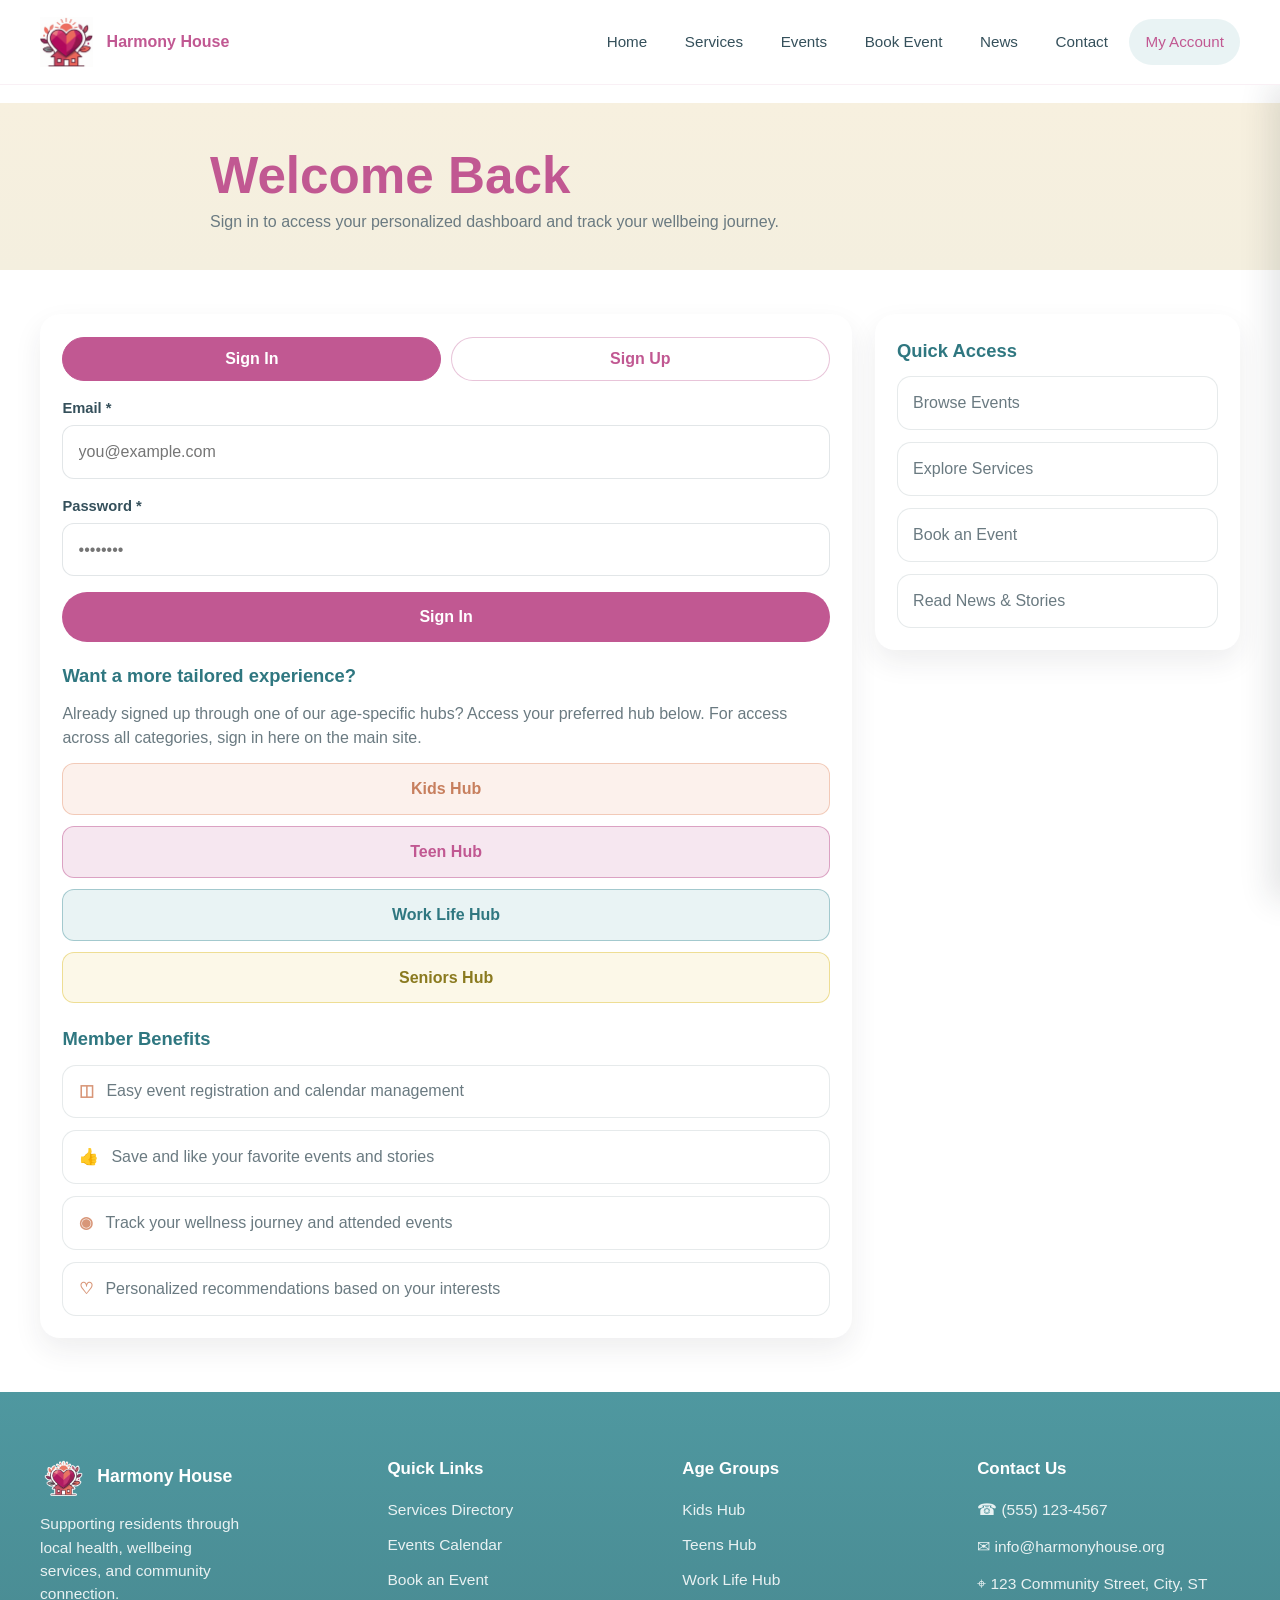
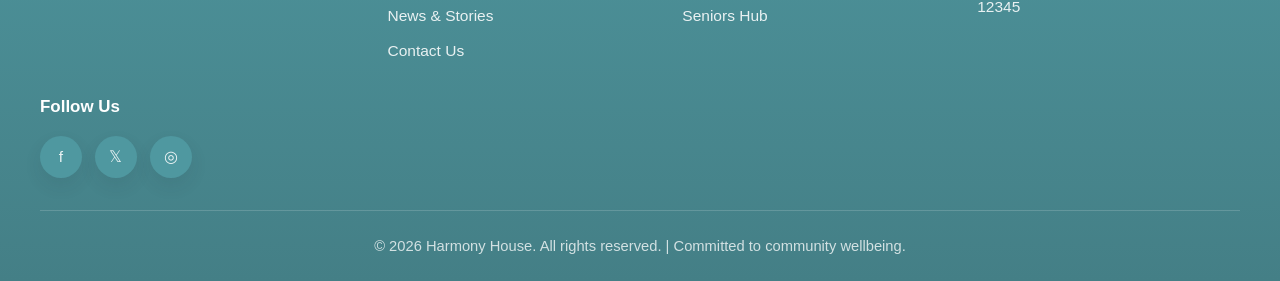
<file: account.html>
<!DOCTYPE html>
<html lang="en">
<head>
  <meta charset="UTF-8" />
  <meta name="viewport" content="width=device-width, initial-scale=1.0" />
  <title>Harmony House | My Account</title>
  <link rel="stylesheet" href="css/style.css" />
</head>
<body>
  <div class="menu-overlay" id="menuOverlay"></div>

  <header class="site-header" id="siteHeader">
    <div class="container nav-wrap">
      <a class="brand" href="index.html" aria-label="Harmony House home page">
        <img src="images/logo.png" alt="Harmony House Logo" class="nav-logo-img">
        <span class="brand-text">Harmony House</span>
      </a>

      <nav class="desktop-nav" aria-label="Primary navigation">
        <a href="index.html">Home</a>
        <a href="services.html">Services</a>
        <a href="events.html">Events</a>
        <a href="booking.html">Book Event</a>
        <a href="news.html">News</a>
        <a href="contact.html">Contact</a>
        <a href="account.html" class="account-link active">My Account</a>
      </nav>

      <button class="menu-toggle" id="menuToggle" aria-label="Open navigation menu" aria-expanded="false" aria-controls="mobileMenu">
        <span></span>
      </button>
    </div>
  </header>

  <aside class="mobile-menu" id="mobileMenu" aria-hidden="true">
    <nav class="mobile-links" aria-label="Mobile navigation">
      <a href="index.html">Home</a>
      <a href="services.html">Services</a>
      <a href="events.html">Events</a>
      <a href="booking.html">Book Event</a>
      <a href="news.html">News</a>
      <a href="contact.html">Contact</a>
      <a href="account.html" class="account-link active">My Account</a>
    </nav>

    <div class="mobile-meta">
      <div>
        <h4>Contact Us</h4>
        <p><a href="tel:+445551234567">(555) 123-4567</a></p>
        <p><a href="mailto:info@harmonyhouse.org">info@harmonyhouse.org</a></p>
        <p><a href="https://maps.google.com/?q=123%20Community%20Street%20City%20ST%2012345" target="_blank" rel="noopener">123 Community Street, City, ST 12345</a></p>
      </div>

      <div>
        <h4>Follow Us</h4>
        <div class="social-row">
          <a href="https://facebook.com" target="_blank" rel="noopener" aria-label="Facebook">f</a>
          <a href="https://twitter.com" target="_blank" rel="noopener" aria-label="Twitter">𝕏</a>
          <a href="https://instagram.com" target="_blank" rel="noopener" aria-label="Instagram">◎</a>
        </div>
      </div>
    </div>
  </aside>

  <main class="account-page">
    <section class="account-hero">
      <div class="container account-hero-inner reveal" id="accountHeroSignedOut">
        <h1 id="accountHeroTitle">Welcome Back</h1>
        <p id="accountHeroSubtitle">Sign in to access your personalized dashboard and track your wellbeing journey.</p>
      </div>

      <div class="container account-hero-inner reveal" id="accountHeroSignedIn" hidden>
        <div class="account-hero-row">
          <div>
            <h1 id="dashboardWelcomeText">Welcome, friend!</h1>
            <p>Your wellness journey at a glance.</p>
          </div>
          <button id="signOutBtn" class="account-signout-btn" type="button">↩ Sign Out</button>
        </div>
      </div>
    </section>

    <section class="account-auth-section" id="accountAuthSection">
      <div class="container">
        <div class="account-auth-grid">
          <div class="account-auth-main reveal">
            <div class="account-auth-tabs">
              <button id="signInTabBtn" class="account-tab active" type="button">Sign In</button>
              <button id="signUpTabBtn" class="account-tab" type="button">Sign Up</button>
            </div>

            <div id="accountSignInView">
              <form id="signInForm" class="account-form" novalidate>
                <div>
                  <label class="form-label" for="signInEmail">Email *</label>
                  <input id="signInEmail" name="signInEmail" class="form-input" type="email" placeholder="you@example.com" required />
                </div>

                <div>
                  <label class="form-label" for="signInPassword">Password *</label>
                  <input id="signInPassword" name="signInPassword" class="form-input" type="password" placeholder="••••••••" required />
                </div>

                <p class="form-error-message" id="signInErrorMessage" hidden>We couldn’t sign you in with those details. Please check your email and password.</p>

                <button class="submit-btn submit-btn-pink" type="submit">Sign In</button>
              </form>

              <div class="account-alt-hubs">
                <h3>Want a more tailored experience?</h3>
                <p>Already signed up through one of our age-specific hubs? Access your preferred hub below. For access across all categories, sign in here on the main site.</p>

                <div class="account-hub-links">
                  <a href="kids.html#account" class="account-hub-link kids-link">Kids Hub</a>
                  <a href="teens.html#account" class="account-hub-link teens-link">Teen Hub</a>
                  <a href="adults.html#account" class="account-hub-link adults-link">Work Life Hub</a>
                  <a href="seniors.html#accountSection" class="account-hub-link seniors-link">Seniors Hub</a>
                </div>
              </div>

              <div class="account-benefits">
                <h3>Member Benefits</h3>
                <div class="benefit-list">
                  <div class="benefit-item"><span>◫</span><p>Easy event registration and calendar management</p></div>
                  <div class="benefit-item"><span>👍</span><p>Save and like your favorite events and stories</p></div>
                  <div class="benefit-item"><span>◉</span><p>Track your wellness journey and attended events</p></div>
                  <div class="benefit-item"><span>♡</span><p>Personalized recommendations based on your interests</p></div>
                </div>
              </div>
            </div>

            <div id="accountSignUpView" hidden>
              <div class="account-alt-hubs account-alt-hubs-signup">
                <h3>Want a more tailored experience?</h3>
                <p>Sign up for your age-specific hub below, or create a general Harmony House account here for access across all categories.</p>

                <div class="account-hub-links">
                  <a href="kids.html#account" class="account-hub-link kids-link">Sign up for Kids Hub</a>
                  <a href="teens.html#account" class="account-hub-link teens-link">Sign up for Teen Hub</a>
                  <a href="adults.html#account" class="account-hub-link adults-link">Sign up for Work Life Hub</a>
                  <a href="seniors.html#accountSection" class="account-hub-link seniors-link">Sign up for Seniors Hub</a>
                </div>

                <p class="account-general-note">
                  For a general account covering all age groups and site-wide features, sign up below.
                </p>
              </div>

              <form id="signUpForm" class="account-form" novalidate>
                <div class="form-grid two-col">
                  <div>
                    <label class="form-label" for="signUpFirstName">First Name *</label>
                    <input id="signUpFirstName" name="signUpFirstName" class="form-input" type="text" required />
                  </div>

                  <div>
                    <label class="form-label" for="signUpLastName">Last Name *</label>
                    <input id="signUpLastName" name="signUpLastName" class="form-input" type="text" required />
                  </div>

                  <div>
                    <label class="form-label" for="signUpEmail">Email *</label>
                    <input id="signUpEmail" name="signUpEmail" class="form-input" type="email" placeholder="you@example.com" required />
                  </div>

                  <div>
                    <label class="form-label" for="signUpPhone">Phone *</label>
                    <input id="signUpPhone" name="signUpPhone" class="form-input" type="tel" placeholder="(555) 123-4567" required />
                  </div>

                  <div>
                    <label class="form-label" for="signUpDob">Date of Birth *</label>
                    <input id="signUpDob" name="signUpDob" class="form-input" type="date" required />
                  </div>

                  <div>
                    <label class="form-label" for="signUpEmergencyContact">Emergency Contact</label>
                    <input id="signUpEmergencyContact" name="signUpEmergencyContact" class="form-input" type="text" placeholder="Optional" />
                  </div>

                  <div class="full-span">
                    <label class="form-label" for="signUpAddress">Home Address</label>
                    <input id="signUpAddress" name="signUpAddress" class="form-input" type="text" placeholder="Optional" />
                  </div>

                  <div>
                    <label class="form-label" for="signUpPassword">Password *</label>
                    <input id="signUpPassword" name="signUpPassword" class="form-input" type="password" placeholder="••••••••" required />
                  </div>

                  <div>
                    <label class="form-label" for="signUpConfirmPassword">Confirm Password *</label>
                    <input id="signUpConfirmPassword" name="signUpConfirmPassword" class="form-input" type="password" placeholder="••••••••" required />
                  </div>
                </div>

                <p class="form-error-message" id="signUpErrorMessage" hidden>Please complete all required fields and make sure both passwords match.</p>

                <button class="submit-btn submit-btn-pink" type="submit">Create Account</button>
              </form>

              <div class="account-benefits">
                <h3>Member Benefits</h3>
                <div class="benefit-list">
                  <div class="benefit-item"><span>◫</span><p>Easy event registration and calendar management</p></div>
                  <div class="benefit-item"><span>👍</span><p>Save and like your favorite events and stories</p></div>
                  <div class="benefit-item"><span>◉</span><p>Track your wellness journey and attended events</p></div>
                  <div class="benefit-item"><span>♡</span><p>Personalized recommendations based on your interests</p></div>
                </div>
              </div>
            </div>
          </div>

          <aside class="account-auth-side reveal">
            <h3>Quick Access</h3>
            <div class="quick-access-list">
              <a href="events.html">Browse Events</a>
              <a href="services.html">Explore Services</a>
              <a href="booking.html">Book an Event</a>
              <a href="news.html">Read News &amp; Stories</a>
            </div>
          </aside>
        </div>
      </div>
    </section>

    <section class="account-dashboard-section" id="accountDashboardSection" hidden>
      <div class="container">
        <div class="account-stats-grid reveal">
          <article class="account-stat-card">
            <span class="account-stat-number" id="accountAttendedCount">0</span>
            <span class="account-stat-label">Events Attended</span>
          </article>

          <article class="account-stat-card">
            <span class="account-stat-number peach" id="accountUpcomingCount">0</span>
            <span class="account-stat-label">Upcoming Events</span>
          </article>

          <article class="account-stat-card">
            <span class="account-stat-number pink" id="accountLikedEventsCount">0</span>
            <span class="account-stat-label">Liked Events</span>
          </article>

          <article class="account-stat-card">
            <span class="account-stat-number teal" id="accountLikedStoriesCount">0</span>
            <span class="account-stat-label">Liked Stories</span>
          </article>
        </div>

        <div class="account-dashboard-block reveal">
          <h2 class="account-section-title peach">◫ Your Upcoming Events</h2>
          <div id="accountUpcomingEventsList" class="account-card-list"></div>
          <div id="accountUpcomingEmpty" class="account-empty-card" hidden>
            <div class="account-empty-icon">🗓</div>
            <p>You haven’t registered for any events yet.</p>
            <a href="events.html" class="tiny-action-btn peach-btn">Browse Events</a>
          </div>
        </div>

        <div class="account-dashboard-block reveal">
          <h2 class="account-section-title pink">👍 Events You Liked</h2>
          <div id="accountLikedEventsList" class="account-card-list"></div>
          <div id="accountLikedEventsEmpty" class="account-empty-card" hidden>
            <div class="account-empty-icon">👍</div>
            <p>You haven’t liked any events yet.</p>
          </div>
        </div>

        <div class="account-dashboard-block reveal">
          <h2 class="account-section-title teal">♡ Stories You Liked</h2>
          <div id="accountLikedStoriesList" class="account-card-list"></div>
          <div id="accountLikedStoriesEmpty" class="account-empty-card" hidden>
            <div class="account-empty-icon">♡</div>
            <p>You haven’t liked any stories yet.</p>
            <a href="news.html" class="tiny-action-btn teal-btn">Read Stories</a>
          </div>
        </div>

        <div class="account-dashboard-block reveal">
          <h2 class="account-section-title peach">✧ Submitted Event Proposals</h2>
          <div id="accountProposalsList" class="account-card-list"></div>
          <div id="accountProposalsEmpty" class="account-empty-card" hidden>
            <div class="account-empty-icon">✧</div>
            <p>You haven’t submitted any event proposals yet.</p>
            <a href="booking.html" class="tiny-action-btn peach-btn">Submit Proposal</a>
          </div>
        </div>
      </div>
    </section>
  </main>

  <footer class="site-footer">
    <div class="container">
      <div class="footer-grid">
        <div class="footer-col">
          <div class="footer-brand">
            <img src="images/logo11.png" alt="Harmony House Logo" class="footer-logo">
            <span class="footer-brand-text">Harmony House</span>
          </div>
          <p style="margin-top: 1rem; max-width: 24ch;">
            Supporting residents through local health, wellbeing services, and community connection.
          </p>
        </div>

        <div class="footer-col">
          <h4>Quick Links</h4>
          <ul>
            <li><a href="services.html">Services Directory</a></li>
            <li><a href="events.html">Events Calendar</a></li>
            <li><a href="booking.html">Book an Event</a></li>
            <li><a href="news.html">News &amp; Stories</a></li>
            <li><a href="contact.html">Contact Us</a></li>
          </ul>
        </div>

        <div class="footer-col">
          <h4>Age Groups</h4>
          <ul>
            <li><a href="kids.html">Kids Hub</a></li>
            <li><a href="teens.html">Teens Hub</a></li>
            <li><a href="adults.html">Work Life Hub</a></li>
            <li><a href="seniors.html">Seniors Hub</a></li>
          </ul>
        </div>

        <div class="footer-col">
          <h4>Contact Us</h4>
          <div class="contact-list">
            <a href="tel:+445551234567">☎ (555) 123-4567</a>
            <a href="mailto:info@harmonyhouse.org">✉ info@harmonyhouse.org</a>
            <a href="https://maps.google.com/?q=123%20Community%20Street%20City%20ST%2012345" target="_blank" rel="noopener">⌖ 123 Community Street, City, ST 12345</a>
          </div>
        </div>

        <div class="footer-col">
          <h4>Follow Us</h4>
          <div class="social-row">
            <a href="https://facebook.com" target="_blank" rel="noopener" aria-label="Facebook">f</a>
            <a href="https://twitter.com" target="_blank" rel="noopener" aria-label="Twitter">𝕏</a>
            <a href="https://instagram.com" target="_blank" rel="noopener" aria-label="Instagram">◎</a>
          </div>
        </div>
      </div>

      <div class="footer-bottom">© 2026 Harmony House. All rights reserved. | Committed to community wellbeing.</div>
    </div>
  </footer>

  <script src="js/script.js"></script>
</body>
</html>
</file>
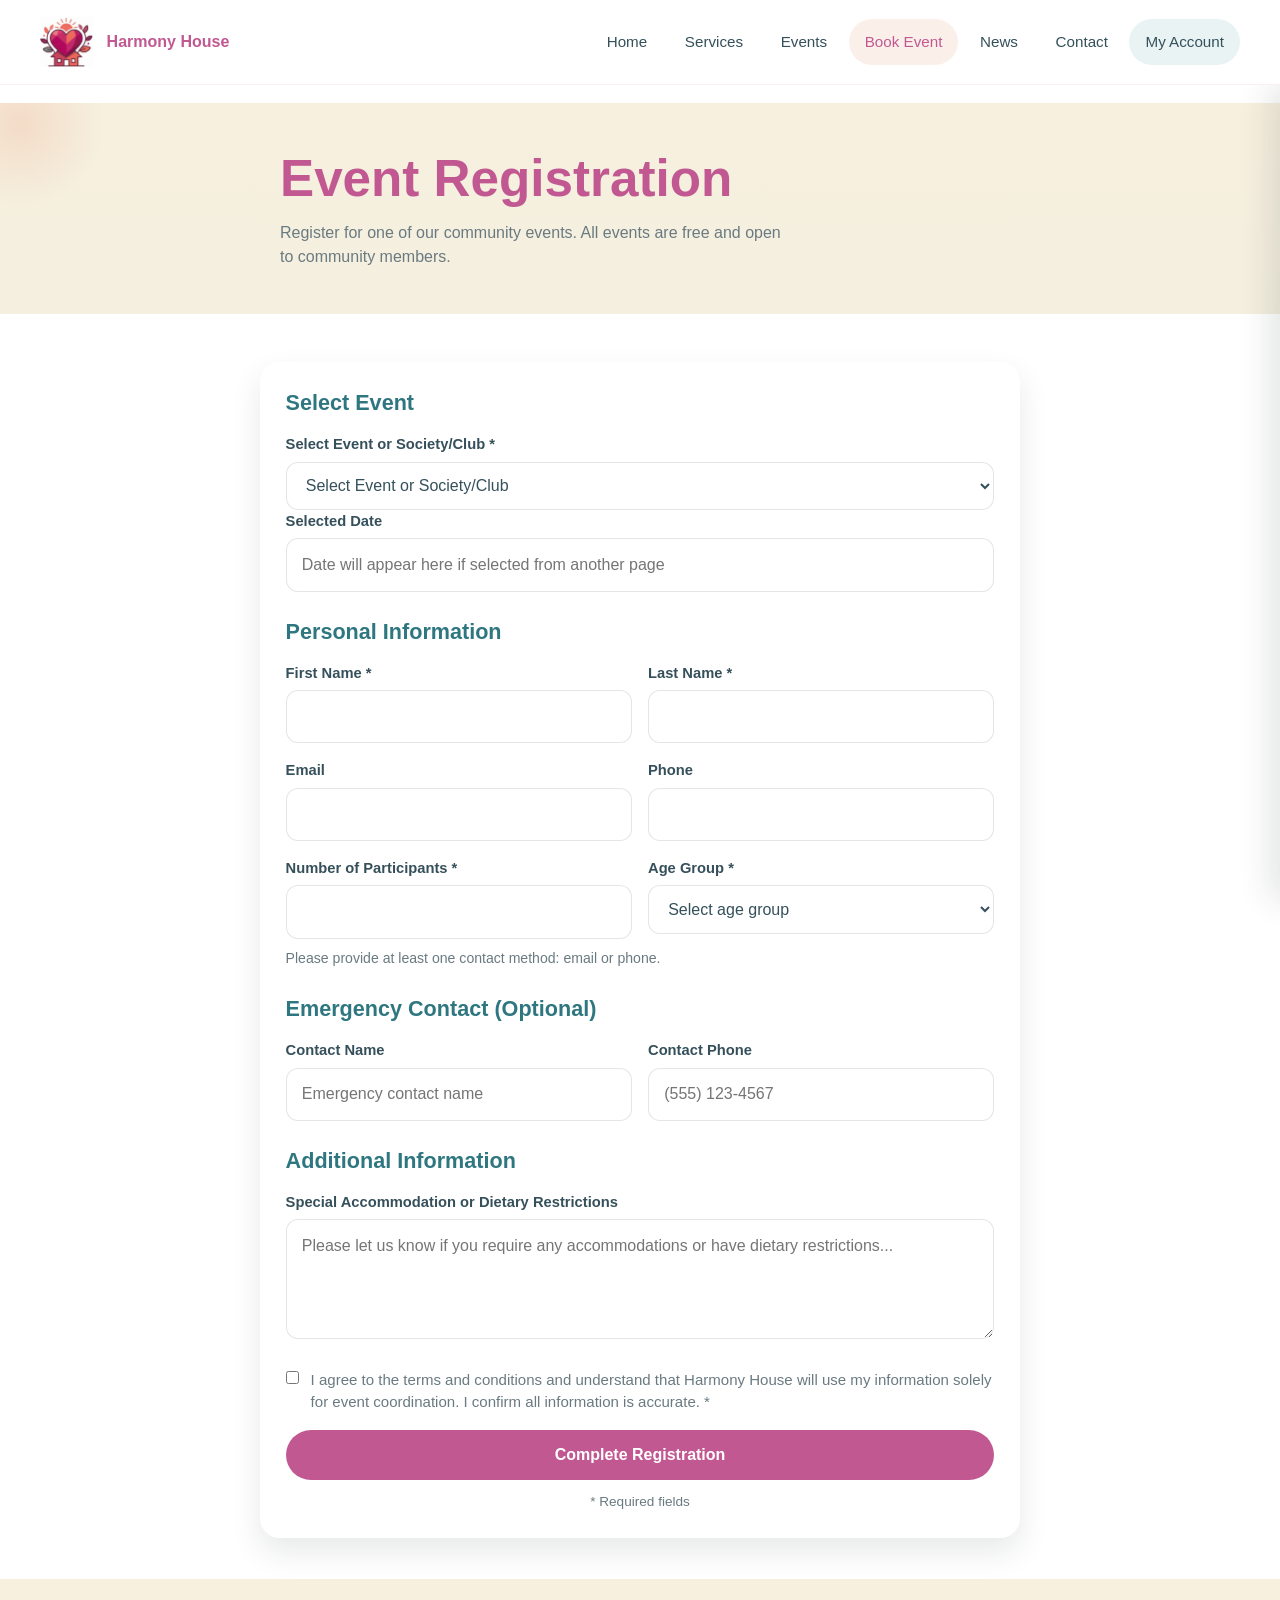
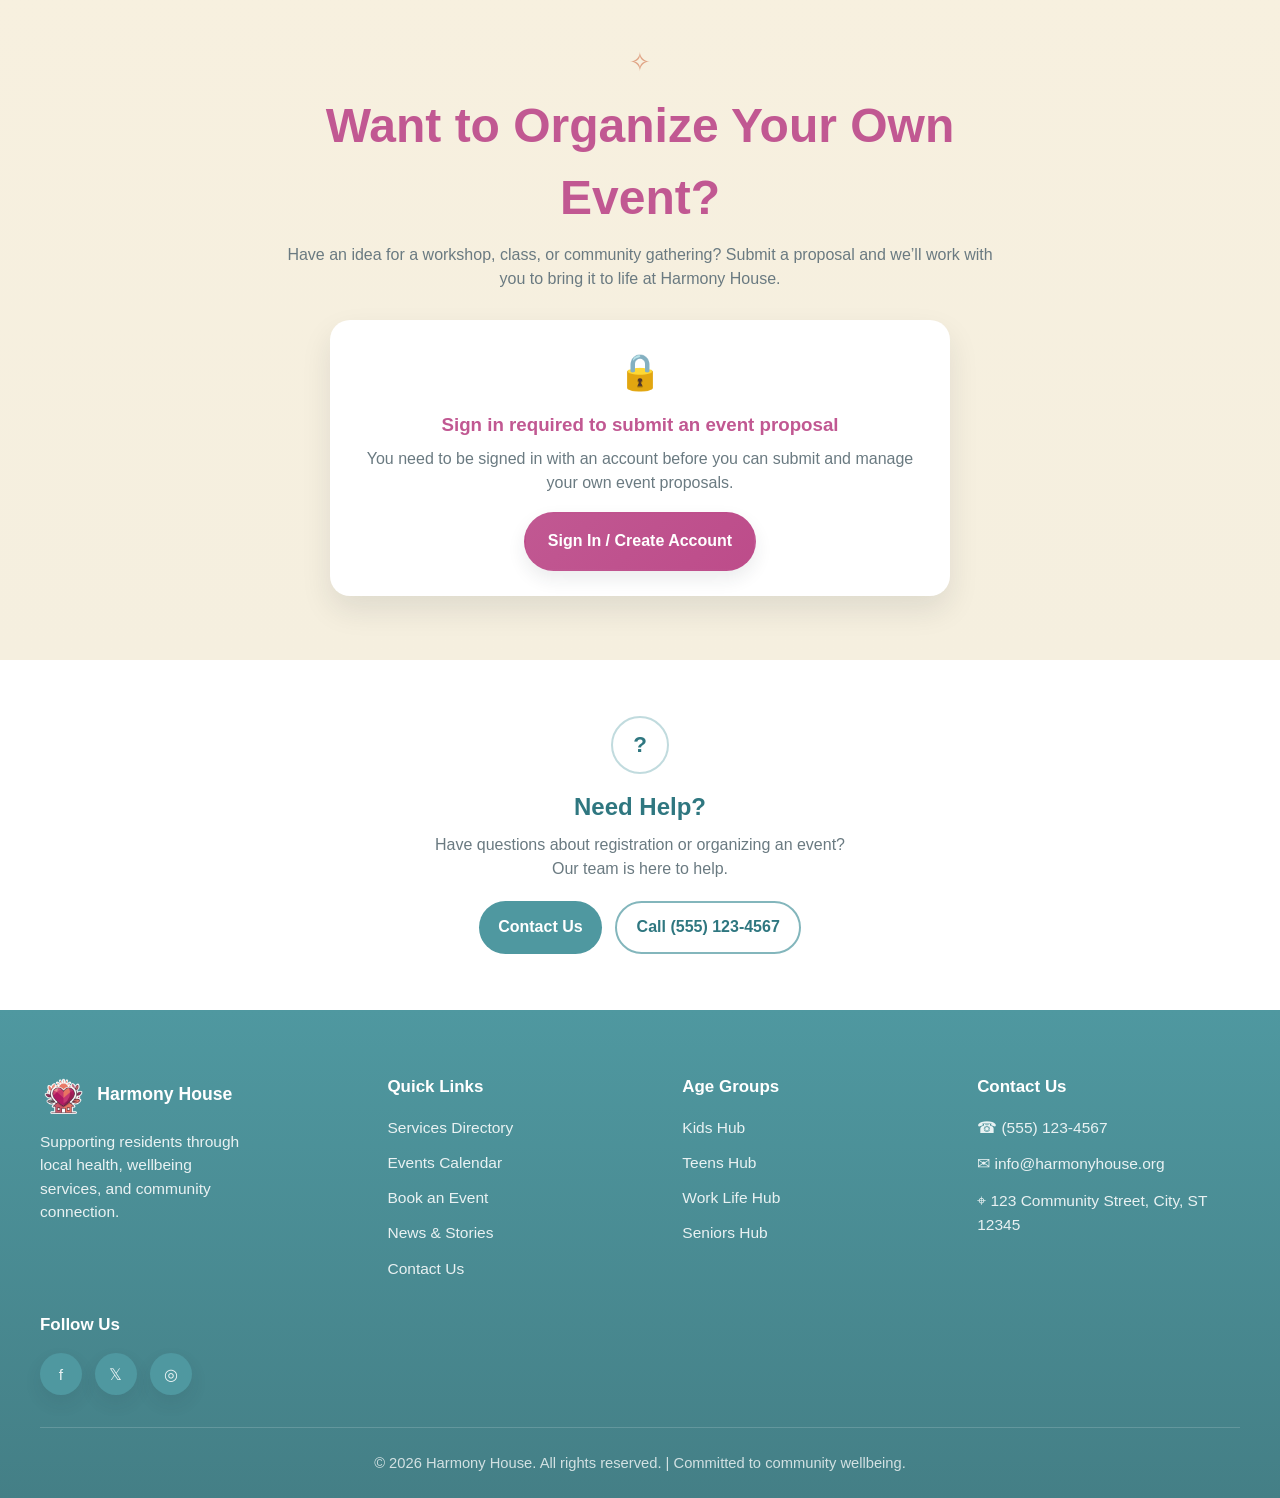
<file: booking.html>
<!DOCTYPE html>
<html lang="en">
<head>
  <meta charset="UTF-8" />
  <meta name="viewport" content="width=device-width, initial-scale=1.0" />
  <title>Harmony House | Book Event</title>
  <link rel="stylesheet" href="css/style.css" />
</head>
<body>
  <div class="menu-overlay" id="menuOverlay"></div>

  <header class="site-header" id="siteHeader">
    <div class="container nav-wrap">
      <a class="brand" href="index.html" aria-label="Harmony House home page">
        <img src="images/logo.png" alt="Harmony House Logo" class="nav-logo-img">
        <span class="brand-text">Harmony House</span>
      </a>

      <nav class="desktop-nav" aria-label="Primary navigation">
        <a href="index.html">Home</a>
        <a href="services.html">Services</a>
        <a href="events.html">Events</a>
        <a href="booking.html" class="active">Book Event</a>
        <a href="news.html">News</a>
        <a href="contact.html">Contact</a>
        <a href="account.html" class="account-link">My Account</a>
      </nav>

      <button class="menu-toggle" id="menuToggle" aria-label="Open navigation menu" aria-expanded="false" aria-controls="mobileMenu">
        <span></span>
      </button>
    </div>
  </header>

  <aside class="mobile-menu" id="mobileMenu" aria-hidden="true">
    <nav class="mobile-links" aria-label="Mobile navigation">
      <a href="index.html">Home</a>
      <a href="services.html">Services</a>
      <a href="events.html">Events</a>
      <a href="booking.html" class="active">Book Event</a>
      <a href="news.html">News</a>
      <a href="contact.html">Contact</a>
      <a href="account.html" class="account-link">My Account</a>
    </nav>

    <div class="mobile-meta">
      <div>
        <h4>Contact Us</h4>
        <p><a href="tel:+445551234567">(555) 123-4567</a></p>
        <p><a href="mailto:info@harmonyhouse.org">info@harmonyhouse.org</a></p>
        <p><a href="https://maps.google.com/?q=123%20Community%20Street%20City%20ST%2012345" target="_blank" rel="noopener">123 Community Street, City, ST 12345</a></p>
      </div>

      <div>
        <h4>Follow Us</h4>
        <div class="social-row">
          <a href="https://facebook.com" target="_blank" rel="noopener" aria-label="Facebook">f</a>
          <a href="https://twitter.com" target="_blank" rel="noopener" aria-label="Twitter">𝕏</a>
          <a href="https://instagram.com" target="_blank" rel="noopener" aria-label="Instagram">◎</a>
        </div>
      </div>
    </div>
  </aside>

  <main class="booking-page">
    <section class="booking-hero">
      <div class="container booking-hero-inner reveal">
        <h1>Event Registration</h1>
        <p>
          Register for one of our community events. All events are free and open to community members.
        </p>
      </div>
    </section>

    <section class="booking-registration-section">
      <div class="container">
        <div id="registrationFormWrap" class="booking-card reveal">
          <form id="eventRegistrationForm" novalidate>
            <div class="booking-form-block">
              <h2>Select Event</h2>

              <label class="form-label" for="selectedEvent">Select Event or Society/Club *</label>
              <select id="selectedEvent" name="selectedEvent" class="form-input" required>
                <option value="">Select Event or Society/Club</option>
                <option value="Morning Yoga for Beginners">Morning Yoga for Beginners</option>
                <option value="Mindfulness Meditation">Mindfulness Meditation</option>
                <option value="Parenting Workshop: Teen Communication">Parenting Workshop: Teen Communication</option>
                <option value="Senior Book Club">Senior Book Club</option>
                <option value="Zumba Dance Party">Zumba Dance Party</option>
                <option value="Youth Art Workshop">Youth Art Workshop</option>
                <option value="Financial Literacy Workshop">Financial Literacy Workshop</option>
                <option value="Group Therapy: Managing Anxiety">Group Therapy: Managing Anxiety</option>
                <option value="Community Walking Group">Community Walking Group</option>
                <option value="Teen Support Circle">Teen Support Circle</option>
                <option value="Senior Fitness: Chair Yoga">Senior Fitness: Chair Yoga</option>
                <option value="Family Game Day">Family Game Day</option>
                <option value="Mindfulness Meditation Circle">Mindfulness Meditation Circle</option>
                <option value="Mental Wellness Support Circle">Mental Wellness Support Circle</option>
                <option value="Art Therapy Club">Art Therapy Club</option>
                <option value="Morning Yoga Club">Morning Yoga Club</option>
                <option value="Zumba Dance Society">Zumba Dance Society</option>
                <option value="Community Walking Club">Community Walking Club</option>
                <option value="Parents Connect Group">Parents Connect Group</option>
                <option value="Teen Parent Society">Teen Parent Society</option>
                <option value="Family Game Night Club">Family Game Night Club</option>
                <option value="Financial Literacy Circle">Financial Literacy Circle</option>
                <option value="Youth Art Collective">Youth Art Collective</option>
                <option value="Junior Sports League">Junior Sports League</option>
                <option value="Chair Yoga for Seniors">Chair Yoga for Seniors</option>
                <option value="Memory Care Support Group">Memory Care Support Group</option>
              </select>

              <label class="form-label" for="selectedDate">Selected Date</label>
              <input id="selectedDate" name="selectedDate" class="form-input" type="text" placeholder="Date will appear here if selected from another page" />
            </div>

            <div class="booking-form-block">
              <h2>Personal Information</h2>

              <div class="form-grid two-col">
                <div>
                  <label class="form-label" for="firstName">First Name *</label>
                  <input id="firstName" name="firstName" class="form-input" type="text" required />
                </div>
                <div>
                  <label class="form-label" for="lastName">Last Name *</label>
                  <input id="lastName" name="lastName" class="form-input" type="text" required />
                </div>

                <div>
                  <label class="form-label" for="email">Email</label>
                  <input id="email" name="email" class="form-input" type="email" />
                </div>
                <div>
                  <label class="form-label" for="phone">Phone</label>
                  <input id="phone" name="phone" class="form-input" type="tel" />
                </div>

                <div>
                  <label class="form-label" for="participants">Number of Participants *</label>
                  <input id="participants" name="participants" class="form-input" type="number" min="1" required />
                </div>
                <div>
                  <label class="form-label" for="ageGroup">Age Group *</label>
                  <select id="ageGroup" name="ageGroup" class="form-input" required>
                    <option value="">Select age group</option>
                    <option value="children">Children</option>
                    <option value="teens">Teens</option>
                    <option value="young-adults">Young Adults</option>
                    <option value="adults">Adults</option>
                    <option value="seniors">Seniors</option>
                    <option value="mixed">Mixed Ages</option>
                  </select>
                </div>
              </div>

              <p class="field-note" id="contactRequirementNote">
                Please provide at least one contact method: email or phone.
              </p>
            </div>

            <div class="booking-form-block">
              <h2>Emergency Contact (Optional)</h2>

              <div class="form-grid two-col">
                <div>
                  <label class="form-label" for="emergencyName">Contact Name</label>
                  <input id="emergencyName" name="emergencyName" class="form-input" type="text" placeholder="Emergency contact name" />
                </div>
                <div>
                  <label class="form-label" for="emergencyPhone">Contact Phone</label>
                  <input id="emergencyPhone" name="emergencyPhone" class="form-input" type="tel" placeholder="(555) 123-4567" />
                </div>
              </div>
            </div>

            <div class="booking-form-block">
              <h2>Additional Information</h2>

              <label class="form-label" for="dietaryNotes">Special Accommodation or Dietary Restrictions</label>
              <textarea id="dietaryNotes" name="dietaryNotes" class="form-input form-textarea" placeholder="Please let us know if you require any accommodations or have dietary restrictions..."></textarea>
            </div>

            <label class="checkbox-row">
              <input id="registrationAgreement" name="registrationAgreement" type="checkbox" required />
              <span>
                I agree to the terms and conditions and understand that Harmony House will use my information solely for event coordination. I confirm all information is accurate. *
              </span>
            </label>

            <p class="form-error-message" id="registrationErrorMessage" hidden>
              Please complete all required fields and provide either an email or a phone number.
            </p>

            <button class="submit-btn submit-btn-pink" type="submit">Complete Registration</button>
            <p class="required-note">* Required fields</p>
          </form>
        </div>

        <div id="registrationSuccessWrap" class="booking-success-card reveal" hidden>
          <div class="success-icon success-icon-teal">✓</div>
          <h2>Registration Successful!</h2>
          <p id="registrationSuccessText">Thank you. Your registration has been confirmed.</p>

          <div class="success-next-steps">
            <h3>What’s Next?</h3>
            <ul>
              <li>You’ll receive a confirmation email if an email address was provided.</li>
              <li>Check your details for the event date, time, and location.</li>
              <li>Arrive 10 minutes early on the event day for check-in.</li>
            </ul>
          </div>

          <div class="success-actions">
            <a href="booking.html" class="btn btn-primary">Register for Another Event</a>
            <a href="events.html" class="btn btn-secondary">View All Events</a>
          </div>
        </div>
      </div>
    </section>

    <section class="proposal-section">
      <div class="container">
        <div class="proposal-heading reveal">
          <div class="proposal-mini-icon">✧</div>
          <h2>Want to Organize Your Own Event?</h2>
          <p>
            Have an idea for a workshop, class, or community gathering? Submit a proposal and we’ll work with you to bring it to life at Harmony House.
          </p>
        </div>

        <div id="proposalLockedWrap" class="booking-card proposal-locked-card reveal" hidden>
          <div class="locked-icon">🔒</div>
          <h3>Sign in required to submit an event proposal</h3>
          <p>
            You need to be signed in with an account before you can submit and manage your own event proposals.
          </p>
          <div class="proposal-locked-actions">
            <a href="account.html" class="btn btn-primary">Sign In / Create Account</a>
          </div>
        </div>

        <div id="proposalFormWrap" class="booking-card proposal-card reveal" hidden>
          <div class="proposal-progress">
            <div class="proposal-progress-top">
              <span id="proposalStepLabel">Step 1 of 3</span>
              <span id="proposalStepTitle">Organizer Information</span>
            </div>
            <div class="proposal-progress-bar">
              <div id="proposalProgressFill" class="proposal-progress-fill"></div>
            </div>
          </div>

          <form id="eventProposalForm" novalidate>
            <div class="proposal-step active" data-step="1">
              <h3>Organizer Information</h3>

              <div class="form-grid two-col">
                <div>
                  <label class="form-label" for="proposalFullName">Full Name *</label>
                  <input id="proposalFullName" name="proposalFullName" class="form-input" type="text" required />
                </div>
                <div>
                  <label class="form-label" for="proposalEmail">Email *</label>
                  <input id="proposalEmail" name="proposalEmail" class="form-input" type="email" required />
                </div>
                <div>
                  <label class="form-label" for="proposalPhone">Phone *</label>
                  <input id="proposalPhone" name="proposalPhone" class="form-input" type="tel" required />
                </div>
                <div>
                  <label class="form-label" for="organizationType">Organization Type *</label>
                  <select id="organizationType" name="organizationType" class="form-input" required>
                    <option value="">Select organization type</option>
                    <option value="school">School</option>
                    <option value="local-group">Local Community Group</option>
                    <option value="small-business">Small Business</option>
                    <option value="charity">Charity / Non-profit</option>
                    <option value="individual">Individual / Independent</option>
                    <option value="healthcare">Healthcare Provider</option>
                    <option value="education">Education / Training Provider</option>
                    <option value="other">Other</option>
                  </select>
                </div>
              </div>
            </div>

            <div class="proposal-step" data-step="2">
              <h3>Event Proposal</h3>

              <div class="form-grid two-col">
                <div class="full-span">
                  <label class="form-label" for="proposalEventTitle">Event Title *</label>
                  <input id="proposalEventTitle" name="proposalEventTitle" class="form-input" type="text" required />
                </div>

                <div class="full-span">
                  <label class="form-label" for="proposalDescription">Event Description *</label>
                  <textarea id="proposalDescription" name="proposalDescription" class="form-input form-textarea" placeholder="Describe your event, its purpose, what participants will learn or experience..." required></textarea>
                </div>

                <div>
                  <label class="form-label" for="proposalDate">Proposed Date *</label>
                  <input id="proposalDate" name="proposalDate" class="form-input" type="date" required />
                </div>
                <div>
                  <label class="form-label" for="proposalTime">Proposed Time *</label>
                  <input id="proposalTime" name="proposalTime" class="form-input" type="time" required />
                </div>

                <div>
                  <label class="form-label" for="proposalDuration">Duration *</label>
                  <input id="proposalDuration" name="proposalDuration" class="form-input" type="text" placeholder="e.g. 90 minutes" required />
                </div>
                <div>
                  <label class="form-label" for="expectedParticipants">Expected Participants *</label>
                  <input id="expectedParticipants" name="expectedParticipants" class="form-input" type="number" min="1" required />
                </div>
              </div>
            </div>

            <div class="proposal-step" data-step="3">
              <h3>Audience & Resources</h3>

              <div class="form-grid">
                <div>
                  <label class="form-label" for="targetAudience">Target Audience *</label>
                  <select id="targetAudience" name="targetAudience" class="form-input" required>
                    <option value="">Select target audience</option>
                    <option value="all-ages">All Ages</option>
                    <option value="children">Children (Under 12)</option>
                    <option value="teens">Teens (13–18)</option>
                    <option value="young-adults">Young Adults (18–30)</option>
                    <option value="adults">Adults</option>
                    <option value="seniors">Seniors (60+)</option>
                    <option value="families">Families</option>
                    <option value="parents">Parents</option>
                    <option value="professionals">Professionals</option>
                    <option value="other">Other</option>
                  </select>
                </div>

                <div>
                  <label class="form-label" for="resourcesNeeded">Resources Needed</label>
                  <textarea id="resourcesNeeded" name="resourcesNeeded" class="form-input form-textarea" placeholder="List any equipment, space requirements, materials needed (e.g. projector, tables, chairs, whiteboard, etc.)"></textarea>
                </div>
              </div>

              <label class="checkbox-row proposal-checkbox">
                <input id="proposalAgreement" name="proposalAgreement" type="checkbox" required />
                <span>
                  I understand this is a proposal that requires approval from Harmony House. I agree to work collaboratively with the events team and follow all facility guidelines. All events must align with Harmony House’s mission of community wellbeing. *
                </span>
              </label>

              <div class="proposal-note">
                <strong>Note:</strong> Event proposals are reviewed by our team to ensure they align with our community mission and facility capabilities. Approval typically takes 5–7 business days. We’ll contact you to discuss next steps.
              </div>
            </div>

            <p class="form-error-message" id="proposalErrorMessage" hidden>
              Please complete all required fields in this step before continuing.
            </p>

            <div class="proposal-actions">
              <button id="proposalBackBtn" class="btn btn-secondary proposal-nav-btn" type="button">Back</button>
              <button id="proposalNextBtn" class="btn btn-primary proposal-nav-btn" type="button">Next</button>
              <button id="proposalSubmitBtn" class="submit-btn submit-btn-peach" type="submit" hidden>Submit Event Proposal</button>
            </div>

            <p class="required-note">* Required fields</p>
          </form>
        </div>

        <div id="proposalSuccessWrap" class="booking-success-card proposal-success-card reveal" hidden>
          <div class="success-icon success-icon-peach">✓</div>
          <h2>Proposal Submitted!</h2>
          <p id="proposalSuccessText">
            Thank you for your interest in organizing an event at Harmony House. Your proposal has been received.
          </p>

          <div class="success-next-steps">
            <h3>What Happens Next?</h3>
            <ul>
              <li>Our events team will review your proposal within 5–7 business days.</li>
              <li>We’ll contact you at your provided email address to discuss next steps.</li>
              <li>If approved, we’ll work with you to finalize dates, logistics, and promotional materials.</li>
            </ul>
          </div>

          <div class="success-actions">
            <a href="booking.html" class="btn btn-primary">Submit Another Proposal</a>
            <a href="events.html" class="btn btn-secondary">View Current Events</a>
          </div>
        </div>
      </div>
    </section>

    <section class="booking-help-section">
      <div class="container reveal">
        <div class="booking-help-icon">?</div>
        <h2>Need Help?</h2>
        <p>Have questions about registration or organizing an event? Our team is here to help.</p>
        <div class="booking-help-actions">
          <a href="contact.html" class="help-solid-btn">Contact Us</a>
          <a href="tel:+445551234567" class="help-outline-btn-teal">Call (555) 123-4567</a>
        </div>
      </div>
    </section>
  </main>

  <footer class="site-footer">
    <div class="container">
      <div class="footer-grid">
        <div class="footer-col">
          <div class="footer-brand">
            <img src="images/logo11.png" alt="Harmony House Logo" class="footer-logo">
            <span class="footer-brand-text">Harmony House</span>
          </div>
          <p style="margin-top: 1rem; max-width: 24ch;">
            Supporting residents through local health, wellbeing services, and community connection.
          </p>
        </div>

        <div class="footer-col">
          <h4>Quick Links</h4>
          <ul>
            <li><a href="services.html">Services Directory</a></li>
            <li><a href="events.html">Events Calendar</a></li>
            <li><a href="booking.html">Book an Event</a></li>
            <li><a href="news.html">News &amp; Stories</a></li>
            <li><a href="contact.html">Contact Us</a></li>
          </ul>
        </div>

        <div class="footer-col">
          <h4>Age Groups</h4>
          <ul>
            <li><a href="kids.html">Kids Hub</a></li>
            <li><a href="teens.html">Teens Hub</a></li>
            <li><a href="adults.html">Work Life Hub</a></li>
            <li><a href="seniors.html">Seniors Hub</a></li>
          </ul>
        </div>

        <div class="footer-col">
          <h4>Contact Us</h4>
          <div class="contact-list">
            <a href="tel:+445551234567">☎ (555) 123-4567</a>
            <a href="mailto:info@harmonyhouse.org">✉ info@harmonyhouse.org</a>
            <a href="https://maps.google.com/?q=123%20Community%20Street%20City%20ST%2012345" target="_blank" rel="noopener">⌖ 123 Community Street, City, ST 12345</a>
          </div>
        </div>

        <div class="footer-col">
          <h4>Follow Us</h4>
          <div class="social-row">
            <a href="https://facebook.com" target="_blank" rel="noopener" aria-label="Facebook">f</a>
            <a href="https://twitter.com" target="_blank" rel="noopener" aria-label="Twitter">𝕏</a>
            <a href="https://instagram.com" target="_blank" rel="noopener" aria-label="Instagram">◎</a>
          </div>
        </div>
      </div>

      <div class="footer-bottom">© 2026 Harmony House. All rights reserved. | Committed to community wellbeing.</div>
    </div>
  </footer>

  <script src="js/script.js"></script>
</body>
</html>
</file>
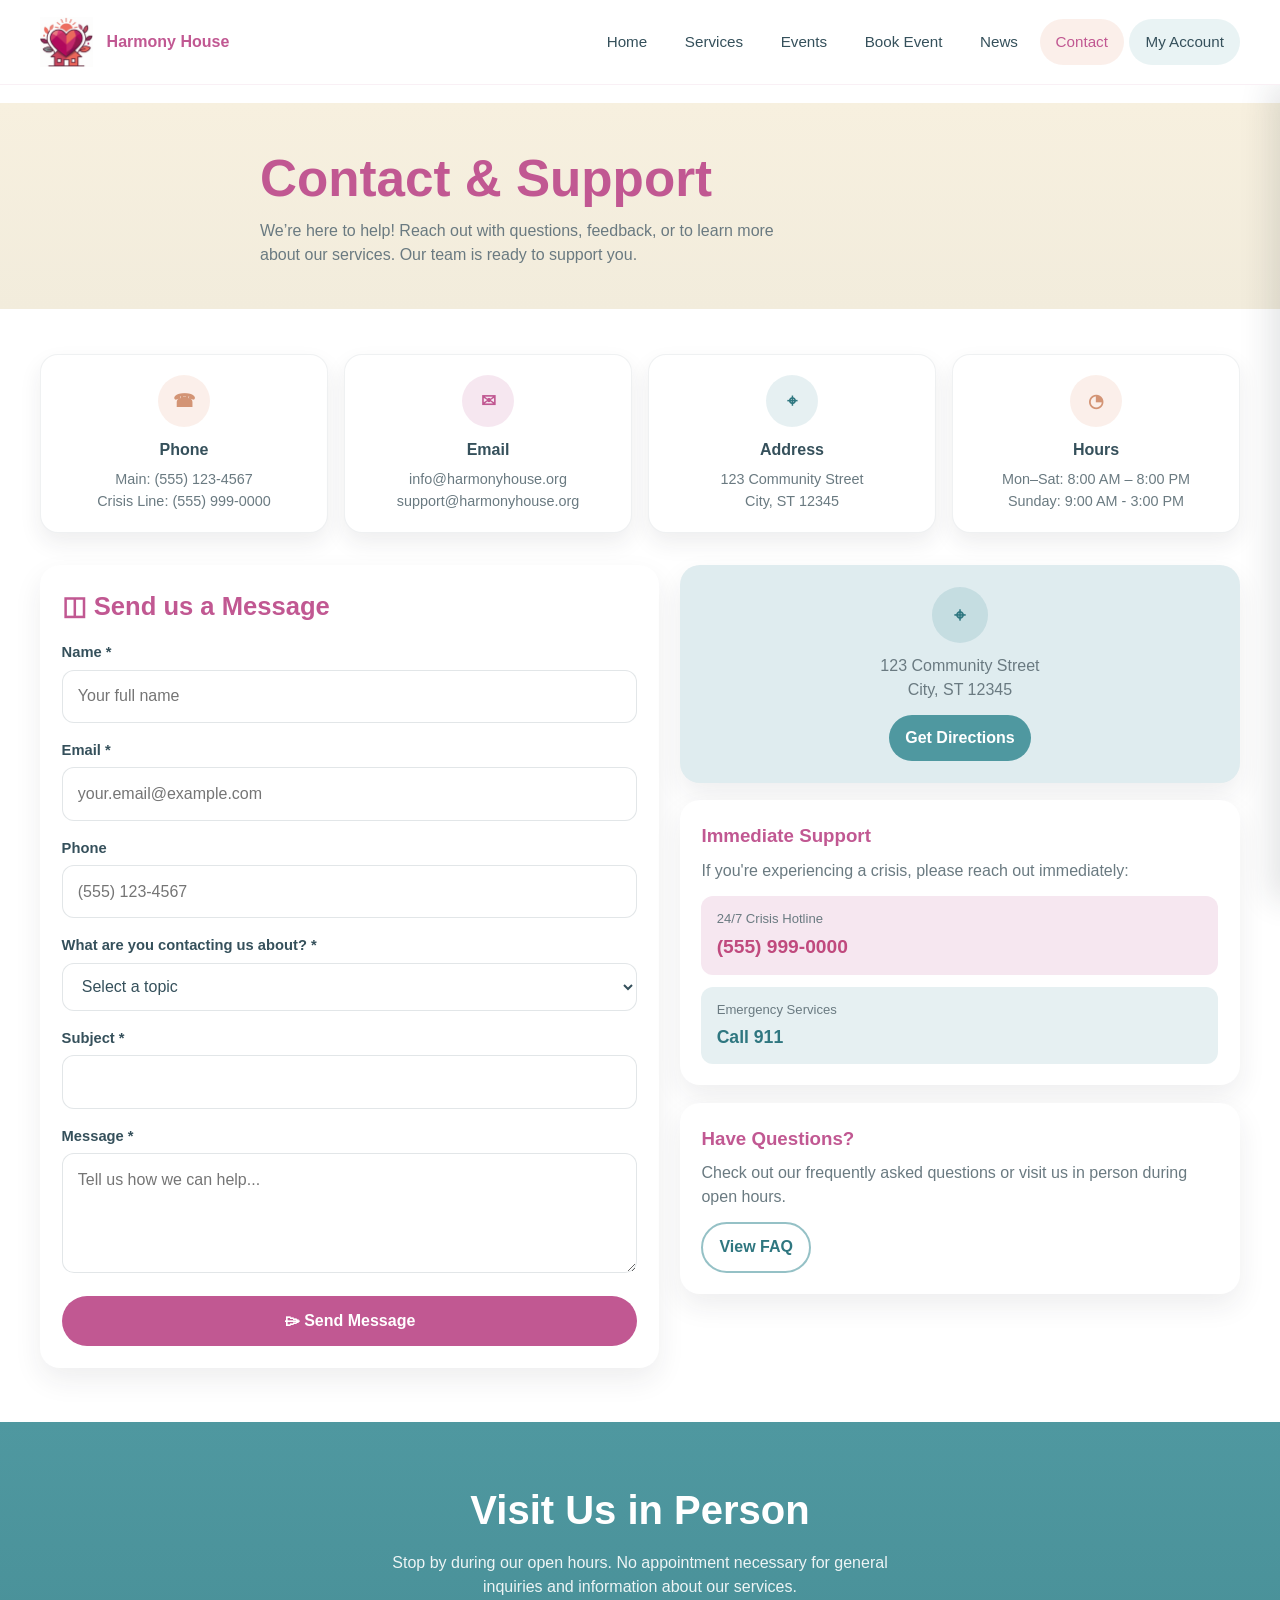
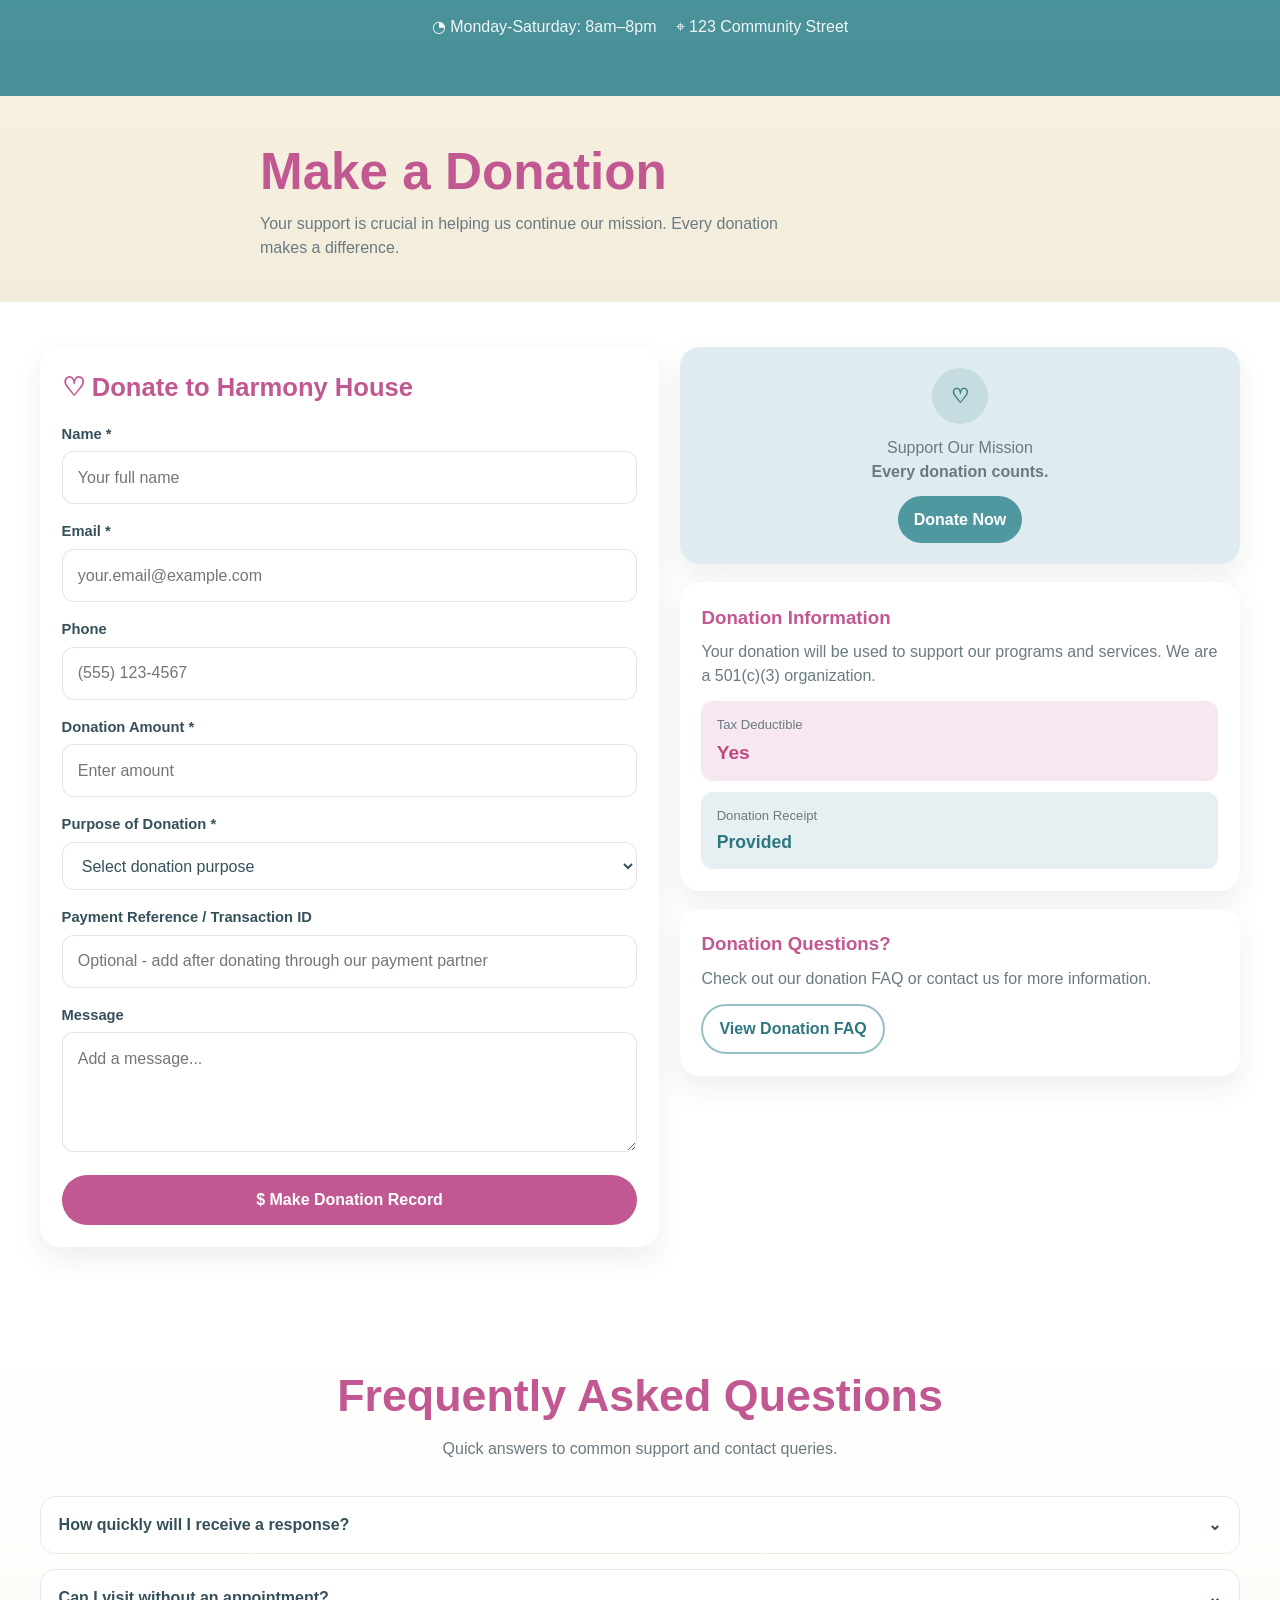
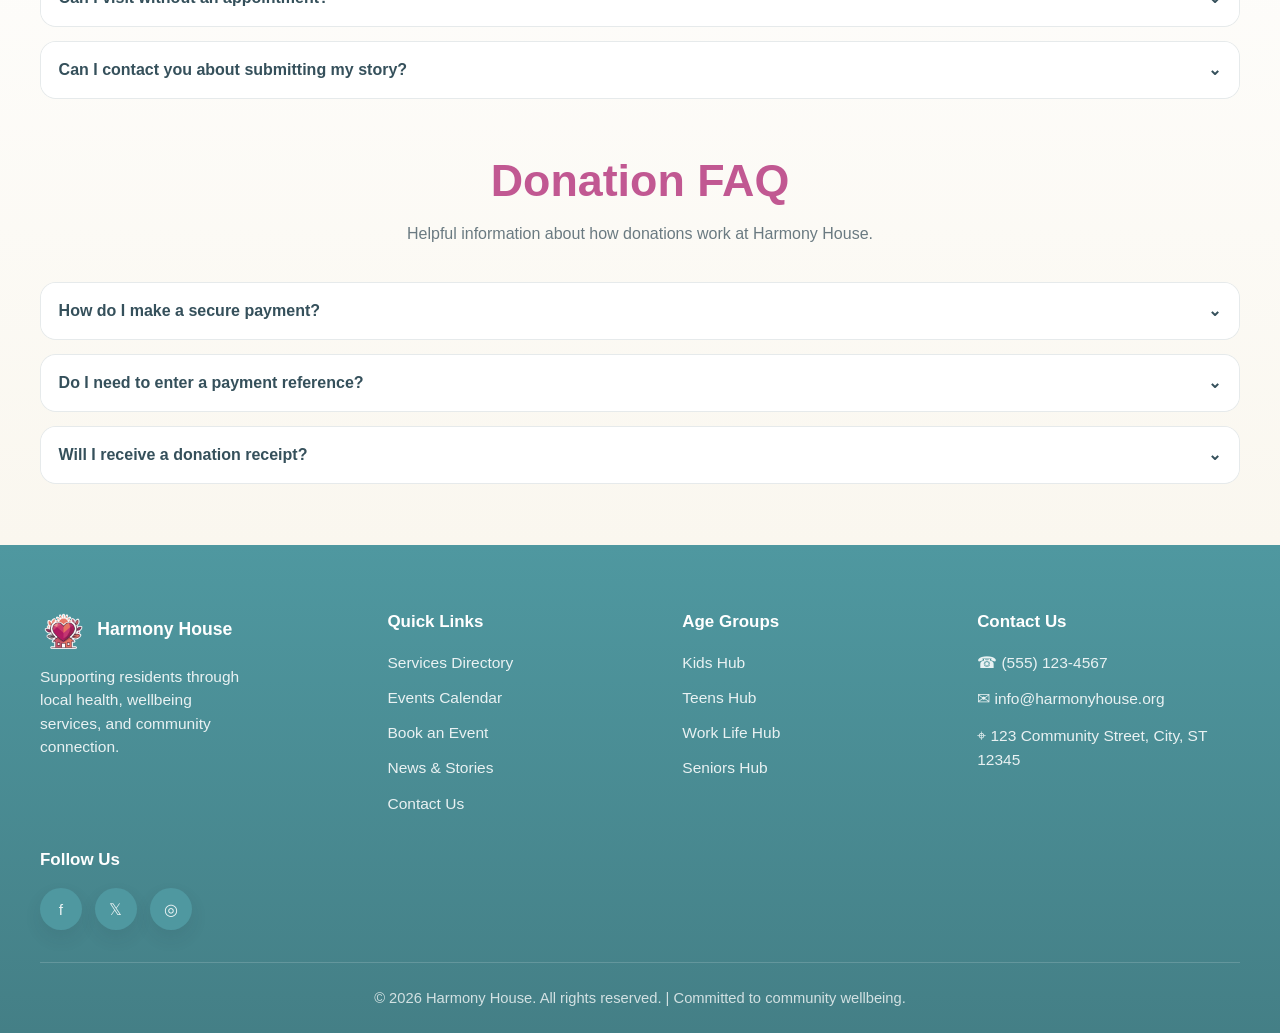
<file: contact.html>
<!DOCTYPE html>
<html lang="en">
<head>
  <meta charset="UTF-8" />
  <meta name="viewport" content="width=device-width, initial-scale=1.0" />
  <title>Harmony House | Contact</title>
  <link rel="stylesheet" href="css/style.css" />
</head>
<body>
  <div class="menu-overlay" id="menuOverlay"></div>

  <header class="site-header" id="siteHeader">
    <div class="container nav-wrap">
      <a class="brand" href="index.html" aria-label="Harmony House home page">
        <img src="images/logo.png" alt="Harmony House Logo" class="nav-logo-img">
        <span class="brand-text">Harmony House</span>
      </a>

      <nav class="desktop-nav" aria-label="Primary navigation">
        <a href="index.html">Home</a>
        <a href="services.html">Services</a>
        <a href="events.html">Events</a>
        <a href="booking.html">Book Event</a>
        <a href="news.html">News</a>
        <a href="contact.html" class="active">Contact</a>
        <a href="account.html" class="account-link">My Account</a>
      </nav>

      <button class="menu-toggle" id="menuToggle" aria-label="Open navigation menu" aria-expanded="false" aria-controls="mobileMenu">
        <span></span>
      </button>
    </div>
  </header>

  <aside class="mobile-menu" id="mobileMenu" aria-hidden="true">
    <nav class="mobile-links" aria-label="Mobile navigation">
      <a href="index.html">Home</a>
      <a href="services.html">Services</a>
      <a href="events.html">Events</a>
      <a href="booking.html">Book Event</a>
      <a href="news.html">News</a>
      <a href="contact.html" class="active">Contact</a>
      <a href="account.html" class="account-link">My Account</a>
    </nav>

    <div class="mobile-meta">
      <div>
        <h4>Contact Us</h4>
        <p><a href="tel:+445551234567">(555) 123-4567</a></p>
        <p><a href="mailto:info@harmonyhouse.org">info@harmonyhouse.org</a></p>
        <p><a href="https://maps.google.com/?q=123%20Community%20Street%20City%20ST%2012345" target="_blank" rel="noopener">123 Community Street, City, ST 12345</a></p>
      </div>

      <div>
        <h4>Follow Us</h4>
        <div class="social-row">
          <a href="https://facebook.com" target="_blank" rel="noopener" aria-label="Facebook">f</a>
          <a href="https://twitter.com" target="_blank" rel="noopener" aria-label="Twitter">𝕏</a>
          <a href="https://instagram.com" target="_blank" rel="noopener" aria-label="Instagram">◎</a>
        </div>
      </div>
    </div>
  </aside>

  <main class="contact-page">
    <section class="contact-hero">
      <div class="container contact-hero-inner reveal">
        <h1>Contact &amp; Support</h1>
        <p>
          We’re here to help! Reach out with questions, feedback, or to learn more about our services.
          Our team is ready to support you.
        </p>
      </div>
    </section>

    <section class="contact-info-section">
      <div class="container">
        <div class="contact-info-grid reveal">
          <article class="contact-info-card contact-peach">
            <div class="contact-info-icon">☎</div>
            <h3>Phone</h3>
            <p>Main: <a href="tel:+445551234567">(555) 123-4567</a></p>
            <p>Crisis Line: <a href="tel:+445559990000">(555) 999-0000</a></p>
          </article>

          <article class="contact-info-card contact-pink">
            <div class="contact-info-icon">✉</div>
            <h3>Email</h3>
            <p><a href="mailto:info@harmonyhouse.org">info@harmonyhouse.org</a></p>
            <p><a href="mailto:support@harmonyhouse.org">support@harmonyhouse.org</a></p>
          </article>

          <article class="contact-info-card contact-teal">
            <div class="contact-info-icon">⌖</div>
            <h3>Address</h3>
            <p>123 Community Street</p>
            <p>City, ST 12345</p>
          </article>

          <article class="contact-info-card contact-peach">
            <div class="contact-info-icon">◔</div>
            <h3>Hours</h3>
            <p>Mon–Sat: 8:00 AM – 8:00 PM</p>
            <p>Sunday: 9:00 AM - 3:00 PM</p>
          </article>
        </div>

        <div class="contact-main-grid">
          <div class="contact-left-column">
            <div id="contactFormWrap" class="contact-card reveal">
              <h2>◫ Send us a Message</h2>

              <form
                id="contactForm"
                class="contact-form"
                action="https://formsubmit.co/rajapak37@culonuni.coventry.ac.uk"
                method="POST"
              >
                <div>
                  <label class="form-label" for="contactName">Name *</label>
                  <input id="contactName" name="name" class="form-input" type="text" placeholder="Your full name" required />
                </div>

                <div>
                  <label class="form-label" for="contactEmail">Email *</label>
                  <input id="contactEmail" name="email" class="form-input" type="email" placeholder="your.email@example.com" required />
                </div>

                <div>
                  <label class="form-label" for="contactPhone">Phone</label>
                  <input id="contactPhone" name="phone" class="form-input" type="tel" placeholder="(555) 123-4567" />
                </div>

                <div>
                  <label class="form-label" for="contactTopic">What are you contacting us about? *</label>
                  <select id="contactTopic" name="topic" class="form-input" required>
                    <option value="">Select a topic</option>
                    <option value="general-enquiry">General enquiry</option>
                    <option value="support-services">Support / services</option>
                    <option value="event-question">Event question</option>
                    <option value="submit-my-story">Submit my story</option>
                    <option value="partnership-collaboration">Partnership / collaboration</option>
                    <option value="feedback">Feedback</option>
                    <option value="donation-question">Donation question</option>
                    <option value="other">Other</option>
                  </select>
                </div>

                <div>
                  <label class="form-label" for="contactSubject">Subject *</label>
                  <input id="contactSubject" name="subject" class="form-input" type="text" required />
                </div>

                <div>
                  <label class="form-label" for="contactMessage">Message *</label>
                  <textarea id="contactMessage" name="message" class="form-input form-textarea" placeholder="Tell us how we can help..." required></textarea>
                </div>

                <p id="contactFormError" class="form-error-message" hidden>Please complete all required fields.</p>

                <input type="hidden" name="_subject" value="New Harmony House contact form submission">
                <input type="hidden" name="_autoresponse" value="Thank you for contacting Harmony House. We have received your message and will get back to you as soon as possible.">
                <input type="hidden" name="_next" value="https://madhuki047.github.io/HarmonyHouse-WellbeingHub/contact.html">

                <button class="submit-btn submit-btn-pink" type="submit">⌲ Send Message</button>
              </form>
            </div>

            <div id="contactSuccessWrap" class="contact-success-card reveal" hidden>
              <div class="contact-success-icon">✈</div>
              <h3>Message Sent!</h3>
              <p>We’ll get back to you within 24 hours.</p>
            </div>
          </div>

          <div class="contact-right-column">
            <div class="contact-map-card reveal">
              <div class="contact-map-icon">⌖</div>
              <p>123 Community Street</p>
              <p>City, ST 12345</p>
              <a
                href="https://maps.google.com/?q=123%20Community%20Street%20City%20ST%2012345"
                target="_blank"
                rel="noopener"
                class="contact-mini-btn"
              >
                Get Directions
              </a>
            </div>

            <div class="contact-support-card reveal">
              <h3>Immediate Support</h3>
              <p>If you're experiencing a crisis, please reach out immediately:</p>

              <div class="support-alert-box">
                <span>24/7 Crisis Hotline</span>
                <a href="tel:+445559990000">(555) 999-0000</a>
              </div>

              <div class="support-call-box">
                <span>Emergency Services</span>
                <a href="tel:911">Call 911</a>
              </div>
            </div>

            <div class="contact-faq-card reveal">
              <h3>Have Questions?</h3>
              <p>Check out our frequently asked questions or visit us in person during open hours.</p>
              <button id="viewFaqBtn" class="contact-outline-btn" type="button">View FAQ</button>
            </div>
          </div>
        </div>
      </div>
    </section>

    <section class="visit-section">
      <div class="container reveal">
        <h2>Visit Us in Person</h2>
        <p>
          Stop by during our open hours. No appointment necessary for general inquiries and information about our services.
        </p>
        <div class="visit-meta">
          <span>◔ Monday-Saturday: 8am–8pm</span>
          <span>⌖ 123 Community Street</span>
        </div>
      </div>
    </section>

    <section class="donation-hero">
      <div class="container reveal">
        <h2>Make a Donation</h2>
        <p>
          Your support is crucial in helping us continue our mission. Every donation makes a difference.
        </p>
      </div>
    </section>

    <section class="donation-section">
      <div class="container">
        <div class="donation-main-grid">
          <div class="donation-left-column">
            <div id="donationFormWrap" class="contact-card reveal">
              <h2>♡ Donate to Harmony House</h2>

              <form id="donationForm" class="contact-form" novalidate>
                <div>
                  <label class="form-label" for="donationName">Name *</label>
                  <input id="donationName" name="donationName" class="form-input" type="text" placeholder="Your full name" required />
                </div>

                <div>
                  <label class="form-label" for="donationEmail">Email *</label>
                  <input id="donationEmail" name="donationEmail" class="form-input" type="email" placeholder="your.email@example.com" required />
                </div>

                <div>
                  <label class="form-label" for="donationPhone">Phone</label>
                  <input id="donationPhone" name="donationPhone" class="form-input" type="tel" placeholder="(555) 123-4567" />
                </div>

                <div>
                  <label class="form-label" for="donationAmount">Donation Amount *</label>
                  <input id="donationAmount" name="donationAmount" class="form-input" type="number" min="1" placeholder="Enter amount" required />
                </div>

                <div>
                  <label class="form-label" for="donationPurpose">Purpose of Donation *</label>
                  <select id="donationPurpose" name="donationPurpose" class="form-input" required>
                    <option value="">Select donation purpose</option>
                    <option value="general-support">General support</option>
                    <option value="mental-health-programs">Mental health programs</option>
                    <option value="family-support-services">Family support services</option>
                    <option value="youth-programs">Youth programs</option>
                    <option value="senior-wellbeing">Senior wellbeing</option>
                    <option value="community-events">Community events</option>
                    <option value="facilities-equipment">Facilities & equipment</option>
                  </select>
                </div>

                <div>
                  <label class="form-label" for="donationReference">Payment Reference / Transaction ID</label>
                  <input id="donationReference" name="donationReference" class="form-input" type="text" placeholder="Optional - add after donating through our payment partner" />
                </div>

                <div>
                  <label class="form-label" for="donationMessage">Message</label>
                  <textarea id="donationMessage" name="donationMessage" class="form-input form-textarea" placeholder="Add a message..."></textarea>
                </div>

                <p id="donationFormError" class="form-error-message" hidden>Please complete all required fields.</p>

                <button class="submit-btn submit-btn-pink" type="submit">$ Make Donation Record</button>
              </form>
            </div>

            <div id="donationSuccessWrap" class="contact-success-card reveal" hidden>
              <div class="contact-success-icon">✈</div>
              <h3>Donation Record Saved!</h3>
              <p>Thank you for sharing your donation details. You can now continue to our secure payment partner if needed.</p>
            </div>
          </div>

          <div class="donation-right-column">
            <div class="donation-highlight-card reveal">
              <div class="donation-highlight-icon">♡</div>
              <p>Support Our Mission</p>
              <strong>Every donation counts.</strong><br>
              <a
                href="https://www.paypal.com/"
                target="_blank"
                rel="noopener"
                class="contact-mini-btn"
              >
                Donate Now
              </a>
            </div>

            <div class="donation-info-card reveal">
              <h3>Donation Information</h3>
              <p>Your donation will be used to support our programs and services. We are a 501(c)(3) organization.</p>

              <div class="donation-info-box donation-tax-box">
                <span>Tax Deductible</span>
                <strong>Yes</strong>
              </div>

              <div class="donation-info-box donation-receipt-box">
                <span>Donation Receipt</span>
                <strong>Provided</strong>
              </div>
            </div>

            <div class="contact-faq-card reveal">
              <h3>Donation Questions?</h3>
              <p>Check out our donation FAQ or contact us for more information.</p>
              <button id="viewDonationFaqBtn" class="contact-outline-btn" type="button">View Donation FAQ</button>
            </div>
          </div>
        </div>
      </div>
    </section>

    <section class="contact-faq-section" id="contactFaqSection">
      <div class="container">
        <div class="faq-group reveal" id="generalFaqGroup">
          <div class="section-heading">
            <h2>Frequently Asked Questions</h2>
            <p>Quick answers to common support and contact queries.</p>
          </div>

          <div class="faq-accordion-list">
            <article class="faq-item">
              <button class="faq-header" type="button">
                <span>How quickly will I receive a response?</span>
                <span class="faq-arrow">⌄</span>
              </button>
              <div class="faq-content">
                <div>
                  <p>We aim to respond to all general enquiries within 24–48 hours during our normal working week.</p>
                </div>
              </div>
            </article>

            <article class="faq-item">
              <button class="faq-header" type="button">
                <span>Can I visit without an appointment?</span>
                <span class="faq-arrow">⌄</span>
              </button>
              <div class="faq-content">
                <div>
                  <p>Yes. For general enquiries and information, you can visit during our open hours without an appointment.</p>
                </div>
              </div>
            </article>

            <article class="faq-item">
              <button class="faq-header" type="button">
                <span>Can I contact you about submitting my story?</span>
                <span class="faq-arrow">⌄</span>
              </button>
              <div class="faq-content">
                <div>
                  <p>Yes. Select “Submit my story” from the contact form dropdown and our team will guide you through the next steps.</p>
                </div>
              </div>
            </article>
          </div>
        </div>

        <div class="faq-group reveal" id="donationFaqGroup">
          <div class="section-heading">
            <h2>Donation FAQ</h2>
            <p>Helpful information about how donations work at Harmony House.</p>
          </div>

          <div class="faq-accordion-list">
            <article class="faq-item">
              <button class="faq-header" type="button">
                <span>How do I make a secure payment?</span>
                <span class="faq-arrow">⌄</span>
              </button>
              <div class="faq-content">
                <div>
                  <p>Use the “Donate Now” button to continue to our secure external payment partner. This keeps payment processing safe and verified.</p>
                </div>
              </div>
            </article>

            <article class="faq-item">
              <button class="faq-header" type="button">
                <span>Do I need to enter a payment reference?</span>
                <span class="faq-arrow">⌄</span>
              </button>
              <div class="faq-content">
                <div>
                  <p>No. The payment reference is optional, but it can be helpful if you want to match your donation details with an external payment confirmation.</p>
                </div>
              </div>
            </article>

            <article class="faq-item">
              <button class="faq-header" type="button">
                <span>Will I receive a donation receipt?</span>
                <span class="faq-arrow">⌄</span>
              </button>
              <div class="faq-content">
                <div>
                  <p>Yes. Donation receipts can be provided after your donation is completed through our secure payment partner.</p>
                </div>
              </div>
            </article>
          </div>
        </div>
      </div>
    </section>
  </main>

  <footer class="site-footer">
    <div class="container">
      <div class="footer-grid">
        <div class="footer-col">
          <div class="footer-brand">
            <img src="images/logo11.png" alt="Harmony House Logo" class="footer-logo">
            <span class="footer-brand-text">Harmony House</span>
          </div>
          <p style="margin-top: 1rem; max-width: 24ch;">
            Supporting residents through local health, wellbeing services, and community connection.
          </p>
        </div>

        <div class="footer-col">
          <h4>Quick Links</h4>
          <ul>
            <li><a href="services.html">Services Directory</a></li>
            <li><a href="events.html">Events Calendar</a></li>
            <li><a href="booking.html">Book an Event</a></li>
            <li><a href="news.html">News &amp; Stories</a></li>
            <li><a href="contact.html">Contact Us</a></li>
          </ul>
        </div>

        <div class="footer-col">
          <h4>Age Groups</h4>
          <ul>
            <li><a href="kids.html">Kids Hub</a></li>
            <li><a href="teens.html">Teens Hub</a></li>
            <li><a href="adults.html">Work Life Hub</a></li>
            <li><a href="seniors.html">Seniors Hub</a></li>
          </ul>
        </div>

        <div class="footer-col">
          <h4>Contact Us</h4>
          <div class="contact-list">
            <a href="tel:+445551234567">☎ (555) 123-4567</a>
            <a href="mailto:info@harmonyhouse.org">✉ info@harmonyhouse.org</a>
            <a href="https://maps.google.com/?q=123%20Community%20Street%20City%20ST%2012345" target="_blank" rel="noopener">⌖ 123 Community Street, City, ST 12345</a>
          </div>
        </div>

        <div class="footer-col">
          <h4>Follow Us</h4>
          <div class="social-row">
            <a href="https://facebook.com" target="_blank" rel="noopener" aria-label="Facebook">f</a>
            <a href="https://twitter.com" target="_blank" rel="noopener" aria-label="Twitter">𝕏</a>
            <a href="https://instagram.com" target="_blank" rel="noopener" aria-label="Instagram">◎</a>
          </div>
        </div>
      </div>

      <div class="footer-bottom">© 2026 Harmony House. All rights reserved. | Committed to community wellbeing.</div>
    </div>
  </footer>

  <script src="js/script.js"></script>
</body>
</html>
</file>
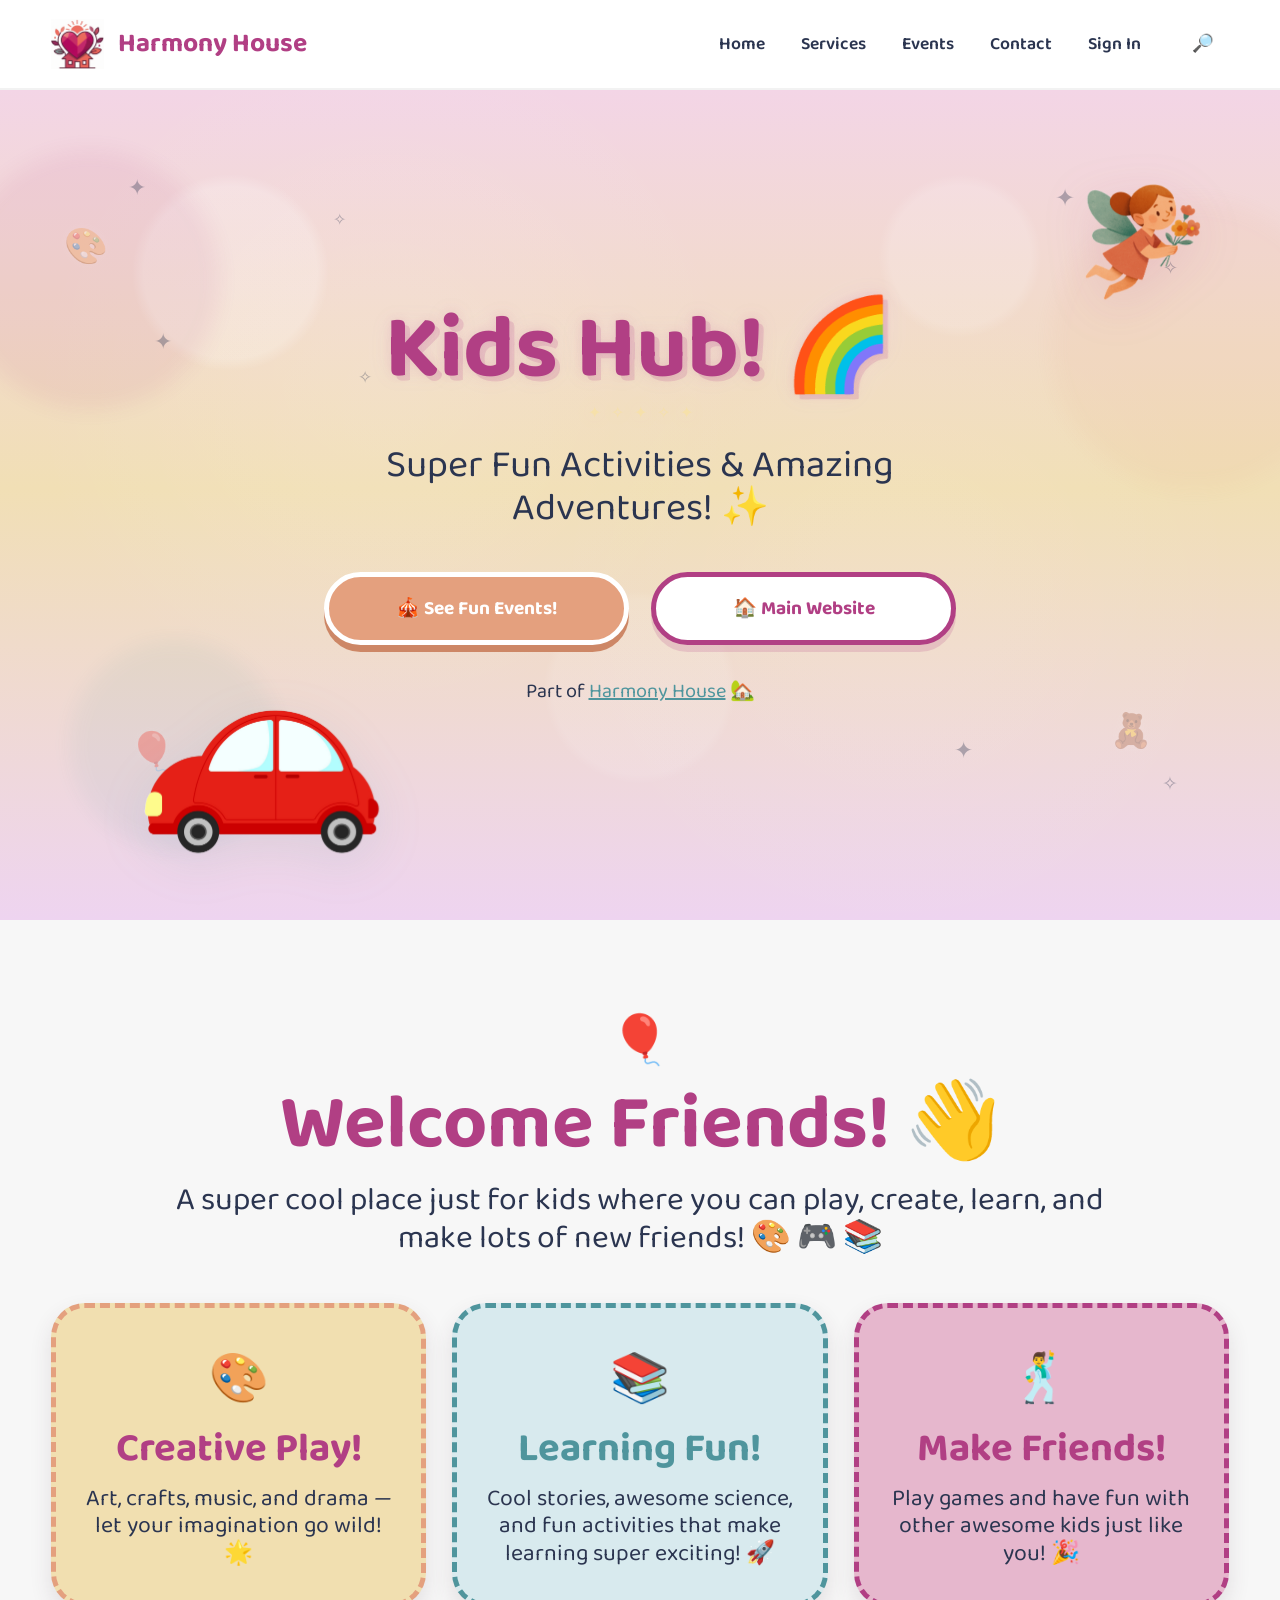
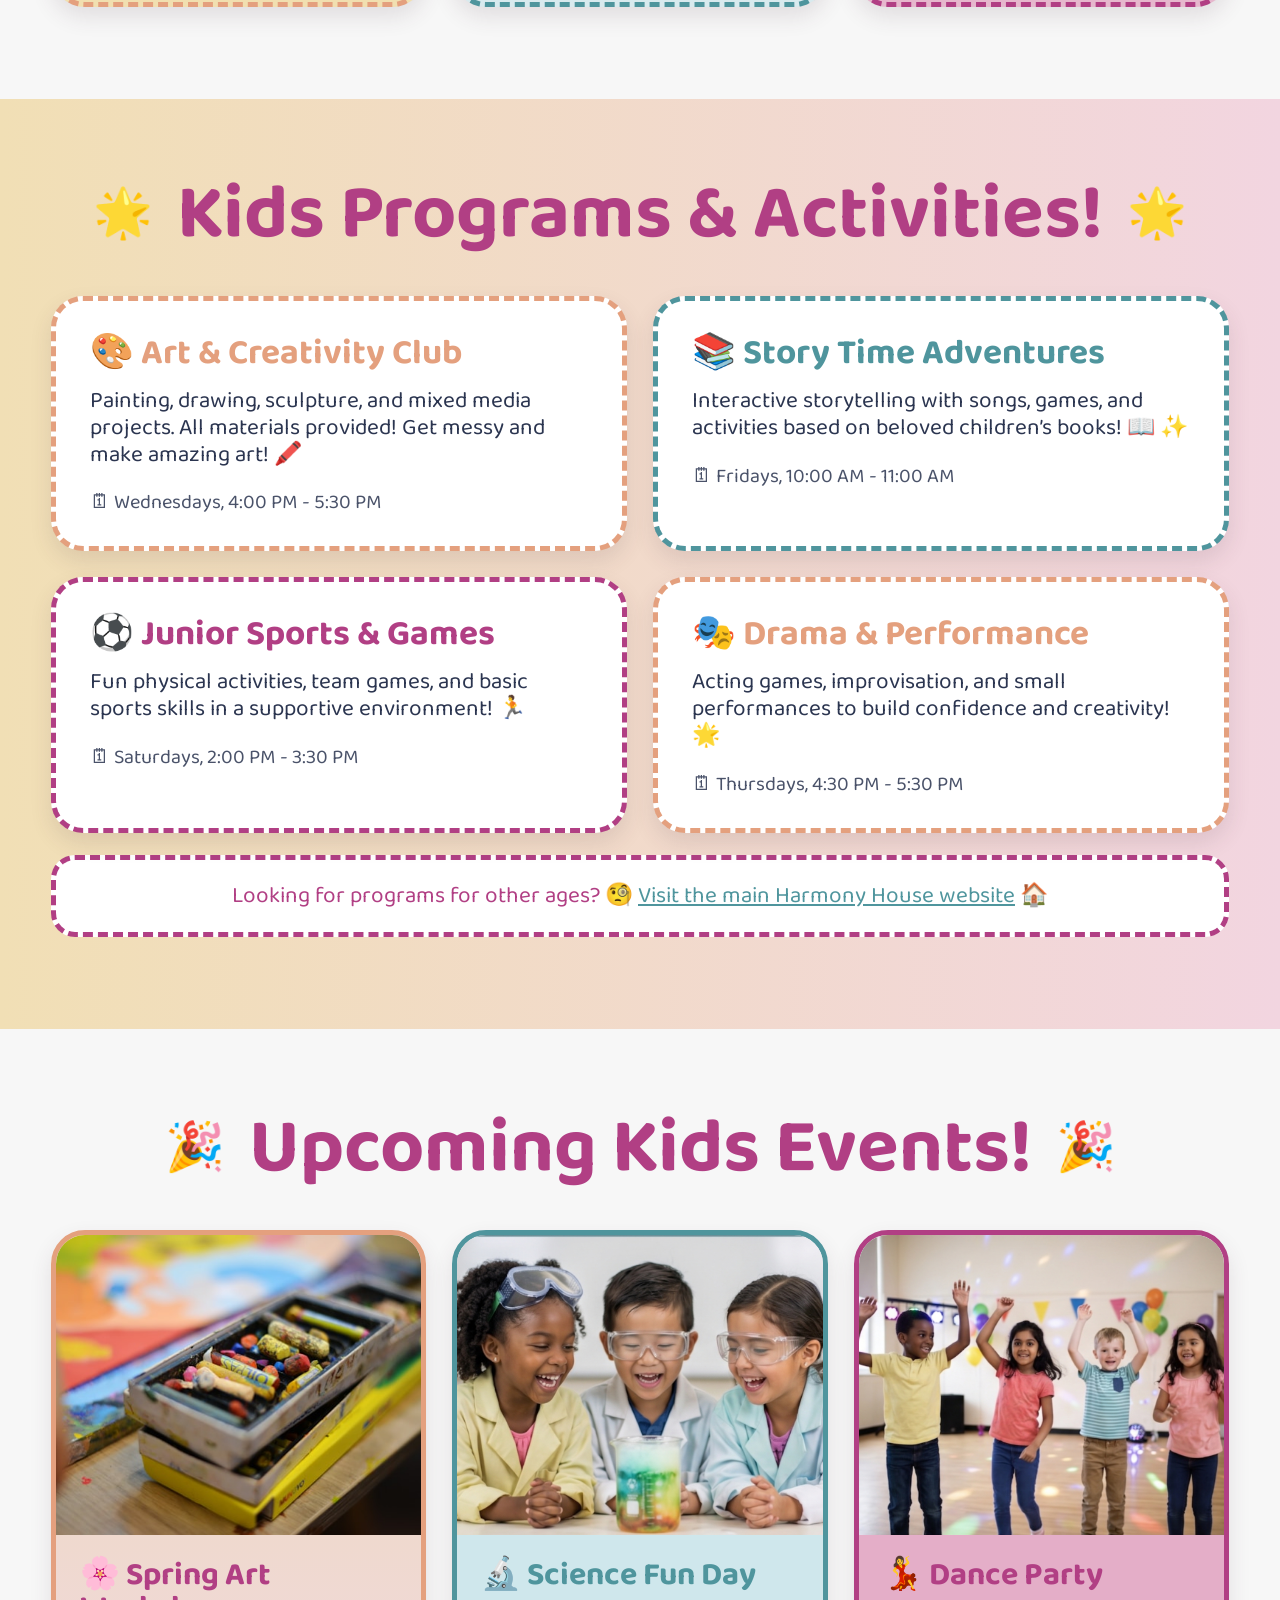
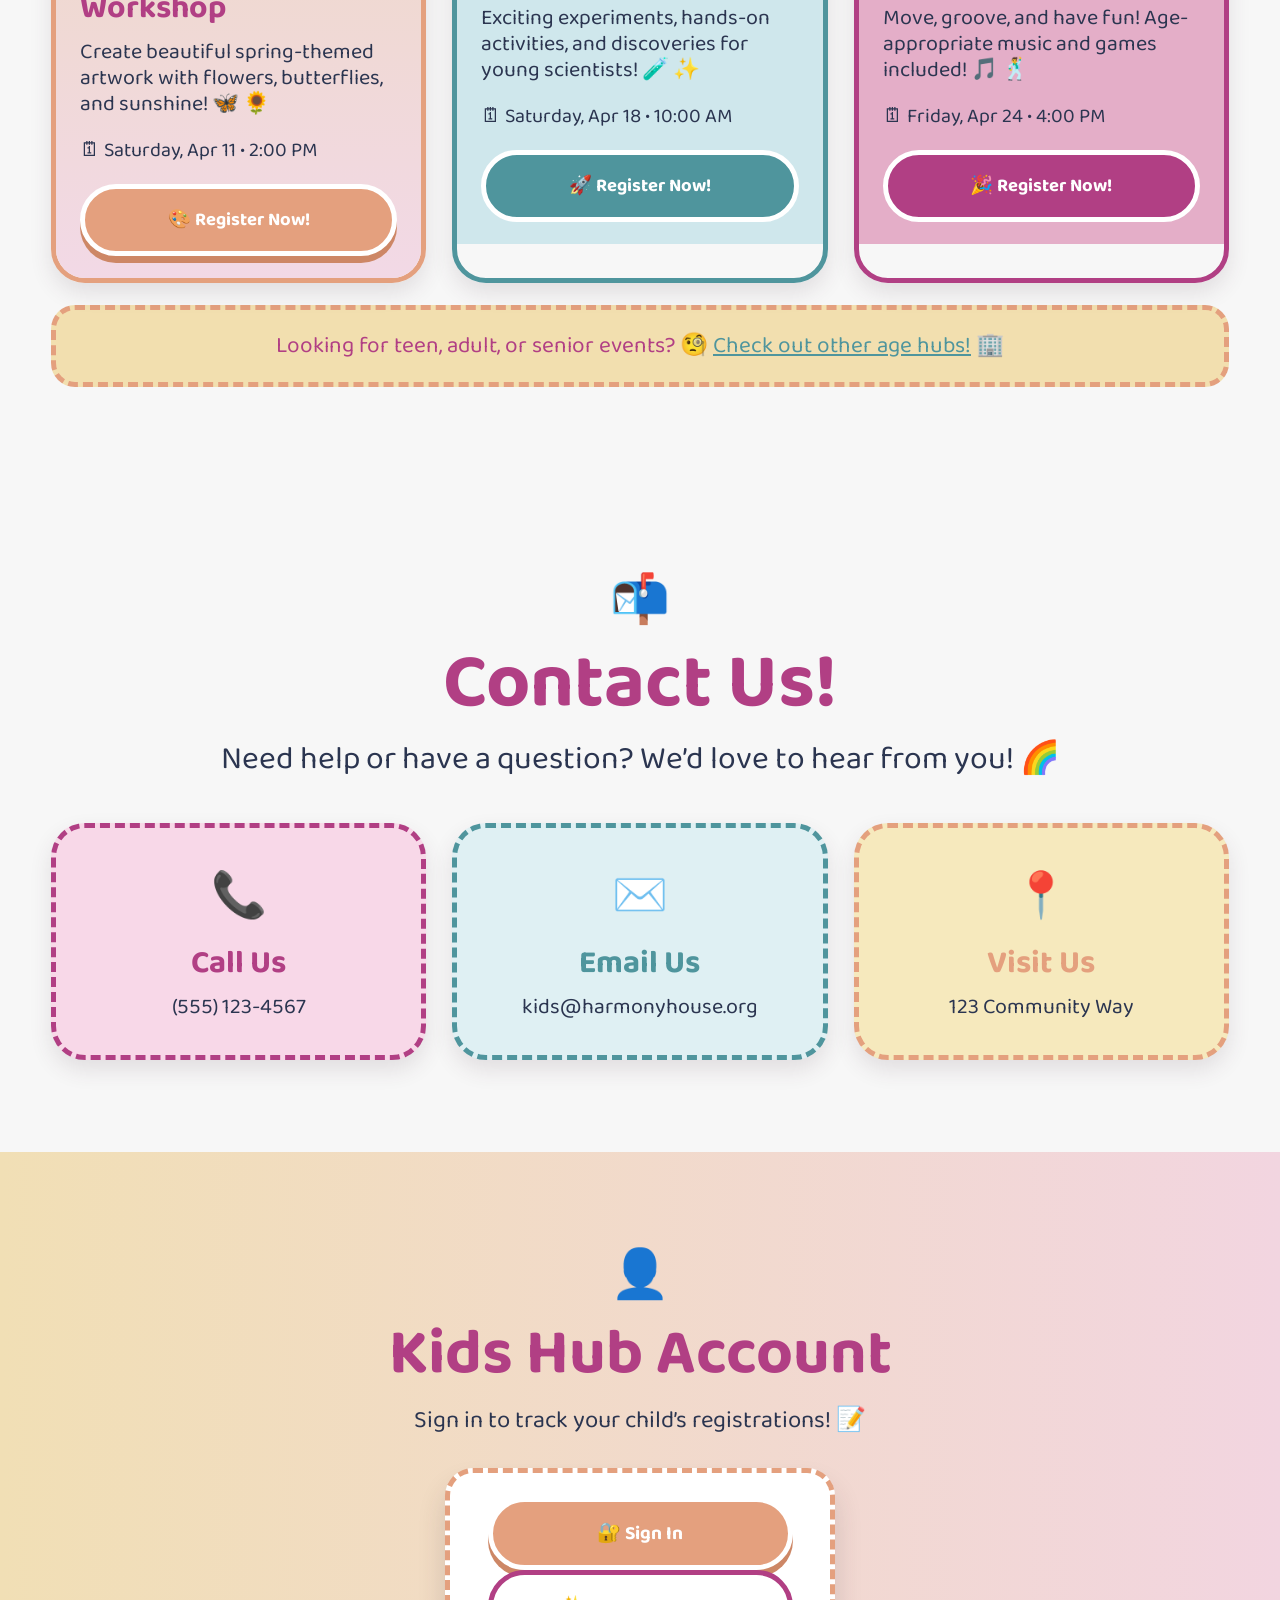
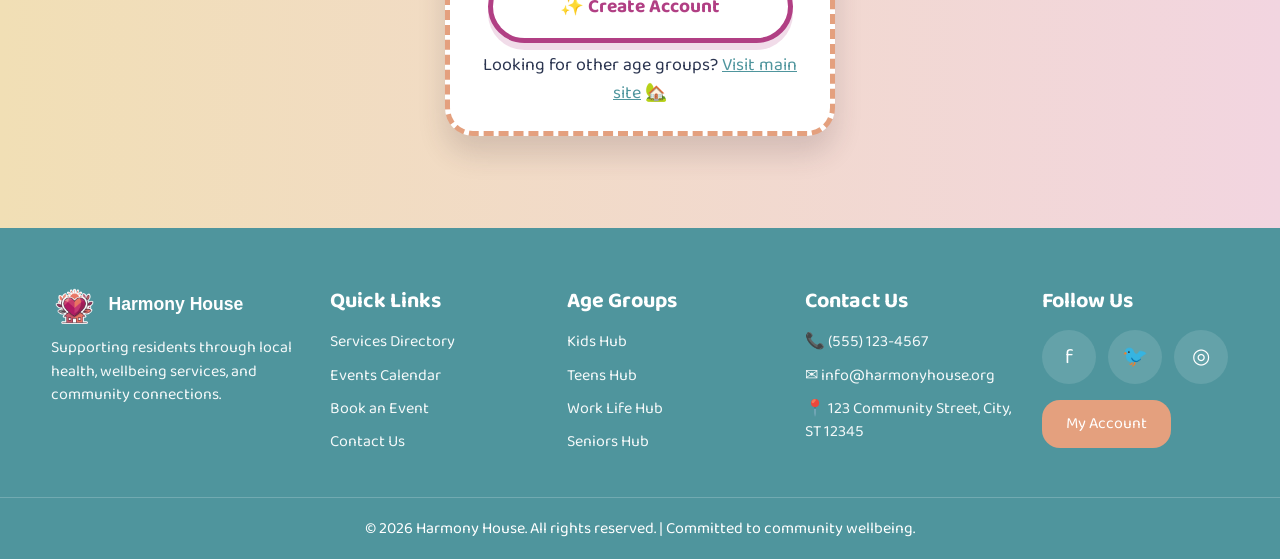
<file: kids.html>
<!DOCTYPE html>
<html lang="en">
<head>
  <meta charset="UTF-8" />
  <meta name="viewport" content="width=device-width, initial-scale=1.0" />
  <title>Kids Hub | Harmony House</title>
  <link rel="stylesheet" href="css/kids.css" />
  <link rel="preconnect" href="https://fonts.googleapis.com">
  <link rel="preconnect" href="https://fonts.gstatic.com" crossorigin>
  <link href="https://fonts.googleapis.com/css2?family=Baloo+2:wght@400;500;600;700;800&display=swap" rel="stylesheet">
</head>
<body>
  <header class="site-header">
    <div class="container nav-wrap">
      <a class="brand" href="index.html" aria-label="Harmony House home page">
        <img src="images/logo.png" alt="Harmony House Logo" class="nav-logo-img">
        <span class="brand-text">Harmony House</span>
      </a>

      <nav class="desktop-nav" aria-label="Primary navigation">
        <a href="#hero">Home</a>
        <a href="#programs">Services</a>
        <a href="#events">Events</a>
        <a href="#contact">Contact</a>
        <a href="#account">Sign In</a>
        <button type="button" class="search-btn-nav" id="openSearchBtn" aria-label="Open search">🔎</button>
      </nav>

      <button class="menu-btn" id="menuBtn" aria-label="Open menu" aria-expanded="false" aria-controls="mobileNav">☰</button>
    </div>

    <nav class="mobile-nav" id="mobileNav" aria-label="Mobile navigation">
      <a href="#hero">Home</a>
      <a href="#programs">Services</a>
      <a href="#events">Events</a>
      <a href="#contact">Contact</a>
      <a href="#account">Sign In</a>
      <button type="button" class="search-btn-nav" id="openSearchBtnMobile">🔎 Search</button>
    </nav>

    <div class="search-panel" id="searchPanel" aria-hidden="true">
      <div class="search-panel-box">
        <div class="search-panel-top">
          <form class="site-search-form" id="siteSearchForm" novalidate>
            <label class="sr-only" for="siteSearchInput">Search this site</label>
            <input
              id="siteSearchInput"
              type="search"
              placeholder="Search programs, events, accounts, and more..."
              aria-label="Search this site"
            >
            <button type="submit" class="site-search-submit">Search</button>
          </form>

          <button type="button" class="search-close-btn" id="closeSearchBtn" aria-label="Close search">×</button>
        </div>

        <div class="search-results" id="searchResults" aria-live="polite">
          <p class="search-placeholder">
            Try searching for things like <strong>art</strong>, <strong>science</strong>, <strong>story time</strong>, or <strong>account</strong>.
          </p>
        </div>
      </div>
    </div>
  </header>

  <main>
    <section id="hero" class="hero" data-search-item data-search-title="Home" data-search-text="Kids Hub home welcome super fun activities amazing adventures main website harmony house">
      <div class="hero-bg"></div>

      <div class="hero-orb orb-1"></div>
      <div class="hero-orb orb-2"></div>
      <div class="hero-orb orb-3"></div>

      <div class="hero-bubble bubble-1"></div>
      <div class="hero-bubble bubble-2"></div>
      <div class="hero-bubble bubble-3"></div>
      <div class="hero-bubble bubble-4"></div>
      <div class="hero-bubble bubble-5"></div>
      <div class="hero-bubble bubble-6"></div>

      <div class="hero-sparkle sparkle-1">✦</div>
      <div class="hero-sparkle sparkle-2">✧</div>
      <div class="hero-sparkle sparkle-3">✦</div>
      <div class="hero-sparkle sparkle-4">✧</div>
      <div class="hero-sparkle sparkle-5">✦</div>
      <div class="hero-sparkle sparkle-6">✧</div>
      <div class="hero-sparkle sparkle-7">✦</div>
      <div class="hero-sparkle sparkle-8">✧</div>

      <div class="hero-fun-icon fun-icon-1">🎨</div>
      <div class="hero-fun-icon fun-icon-2">🎈</div>
      <div class="hero-fun-icon fun-icon-3">🧸</div>

      <div class="hero-characters" aria-hidden="true">
        <div class="hero-fairy" id="heroFairy">
          <img src="images/kids/fairy.png" alt="">
          <span class="fairy-dust dust-1">✦</span>
          <span class="fairy-dust dust-2">✧</span>
          <span class="fairy-dust dust-3">✦</span>
          <span class="fairy-dust dust-4">✧</span>
          <span class="fairy-dust dust-5">✦</span>

          <span class="fairy-burst burst-1">✦</span>
          <span class="fairy-burst burst-2">✧</span>
          <span class="fairy-burst burst-3">✦</span>
          <span class="fairy-burst burst-4">✧</span>
          <span class="fairy-burst burst-5">✦</span>
          <span class="fairy-burst burst-6">✧</span>
        </div>

        <div class="hero-car" id="heroCar">
          <img src="images/kids/car.png" alt="">
          <span class="car-bubble car-bubble-1"></span>
          <span class="car-bubble car-bubble-2"></span>
          <span class="car-bubble car-bubble-3"></span>
          <span class="car-bubble car-bubble-4"></span>
          <span class="car-bubble car-bubble-5"></span>
        </div>
      </div>

      <div class="container hero-inner">
        <h1>Kids Hub! 🌈</h1>

        <div class="title-glitter" aria-hidden="true">
          <span>✦</span>
          <span>✧</span>
          <span>✦</span>
          <span>✧</span>
          <span>✦</span>
        </div>

        <p class="hero-subtitle">
          Super Fun Activities &amp; Amazing<br>
          Adventures! ✨
        </p>

        <div class="hero-buttons">
          <a href="#events" class="hero-btn peach-btn hover-tilt">🎪 See Fun Events!</a>
          <a href="index.html" class="hero-btn outline-btn hover-tilt">🏠 Main Website</a>
        </div>

        <p class="hero-note">
          Part of <a href="index.html">Harmony House</a> 🏡
        </p>
      </div>
    </section>

    <section id="welcome" class="welcome-section" data-search-item data-search-title="Welcome Friends" data-search-text="Welcome friends creative play learning fun make friends games stories science activities kids">
      <div class="container">
        <div class="section-title">
          <div class="title-top">🎈</div>
          <h2>Welcome Friends! 👋</h2>
          <p>
            A super cool place just for kids where you can play, create,
            learn, and make lots of new friends! 🎨 🎮 📚
          </p>
        </div>

        <div class="welcome-cards">
          <article class="welcome-card yellow-card tilt-card" data-search-item data-search-title="Creative Play" data-search-text="creative play art crafts music drama imagination">
            <div class="card-icon flicker-soft">🎨</div>
            <h3>Creative Play!</h3>
            <p>Art, crafts, music, and drama — let your imagination go wild! 🌟</p>
          </article>

          <article class="welcome-card blue-card tilt-card" data-search-item data-search-title="Learning Fun" data-search-text="learning fun cool stories science activities books exciting">
            <div class="card-icon bounce-center">📚</div>
            <h3>Learning Fun!</h3>
            <p>Cool stories, awesome science, and fun activities that make learning super exciting! 🚀</p>
          </article>

          <article class="welcome-card pink-card tilt-card" data-search-item data-search-title="Make Friends" data-search-text="make friends games fun kids social play">
            <div class="card-icon flicker-soft">🕺</div>
            <h3>Make Friends!</h3>
            <p>Play games and have fun with other awesome kids just like you! 🎉</p>
          </article>
        </div>
      </div>
    </section>

    <section id="programs" class="programs-section" data-search-item data-search-title="Kids Programs and Activities" data-search-text="kids programs activities art story time sports drama learning">
      <div class="container">
        <div class="programs-heading">
          <span>🌟</span>
          <h2>Kids Programs &amp; Activities!</h2>
          <span>🌟</span>
        </div>

        <div class="program-grid">
          <article class="program-card peach-dash grow-card" data-search-item data-search-title="Art and Creativity Club" data-search-text="art creativity club painting drawing sculpture mixed media materials wednesdays 4pm 5:30pm">
            <h3>🎨 Art &amp; Creativity Club</h3>
            <p>
              Painting, drawing, sculpture, and mixed media projects.
              All materials provided! Get messy and make amazing art! 🖍️
            </p>
            <span>🗓 Wednesdays, 4:00 PM - 5:30 PM</span>
          </article>

          <article class="program-card blue-dash grow-card" data-search-item data-search-title="Story Time Adventures" data-search-text="story time adventures interactive storytelling songs games books fridays 10am">
            <h3>📚 Story Time Adventures</h3>
            <p>
              Interactive storytelling with songs, games, and activities based on beloved children’s books! 📖 ✨
            </p>
            <span>🗓 Fridays, 10:00 AM - 11:00 AM</span>
          </article>

          <article class="program-card pink-dash grow-card" data-search-item data-search-title="Junior Sports and Games" data-search-text="junior sports games physical activities team games sports skills saturdays 2pm">
            <h3>⚽ Junior Sports &amp; Games</h3>
            <p>
              Fun physical activities, team games, and basic sports skills in a supportive environment! 🏃
            </p>
            <span>🗓 Saturdays, 2:00 PM - 3:30 PM</span>
          </article>

          <article class="program-card peach-dash grow-card" data-search-item data-search-title="Drama and Performance" data-search-text="drama performance acting improvisation confidence creativity thursdays 4:30pm">
            <h3>🎭 Drama &amp; Performance</h3>
            <p>
              Acting games, improvisation, and small performances to build confidence and creativity! 🌟
            </p>
            <span>🗓 Thursdays, 4:30 PM - 5:30 PM</span>
          </article>
        </div>

        <div class="other-ages-note">
          Looking for programs for other ages? 🧐
          <a href="index.html">Visit the main Harmony House website</a> 🏠
        </div>
      </div>
    </section>

    <section id="events" class="events-section" data-search-item data-search-title="Upcoming Kids Events" data-search-text="kids events workshops science fun day dance party spring art workshop">
      <div class="container">
        <div class="events-heading">
          <span>🎉</span>
          <h2>Upcoming Kids Events!</h2>
          <span>🎉</span>
        </div>

        <div class="event-grid">
          <article class="event-card event-peach tilt-grow-card" data-search-item data-search-title="Spring Art Workshop" data-search-text="spring art workshop flowers butterflies sunshine saturday april 11 2pm">
            <div class="event-image">
              <img src="images/kids/springArt.jpg" alt="Spring Art Workshop">
            </div>
            <div class="event-content">
              <h3>🌸 Spring Art Workshop</h3>
              <p>Create beautiful spring-themed artwork with flowers, butterflies, and sunshine! 🦋 🌻</p>
              <span>🗓 Saturday, Apr 11 • 2:00 PM</span>
              <button type="button" class="event-btn peach-btn btn-pop open-booking" data-event="Spring Art Workshop" data-date="Saturday, Apr 11 at 2:00 PM">🎨 Register Now!</button>
            </div>
          </article>

          <article class="event-card event-blue tilt-grow-card" data-search-item data-search-title="Science Fun Day" data-search-text="science fun day experiments activities discoveries young scientists saturday april 18 10am">
            <div class="event-image">
              <img src="images/kids/scienceDay.png" alt="Science Fun Day">
            </div>
            <div class="event-content event-blue-bg">
              <h3>🔬 Science Fun Day</h3>
              <p>Exciting experiments, hands-on activities, and discoveries for young scientists! 🧪 ✨</p>
              <span>🗓 Saturday, Apr 18 • 10:00 AM</span>
              <button type="button" class="event-btn blue-btn btn-pop open-booking" data-event="Science Fun Day" data-date="Saturday, Apr 18 at 10:00 AM">🚀 Register Now!</button>
            </div>
          </article>

          <article class="event-card event-pink tilt-grow-card" data-search-item data-search-title="Dance Party" data-search-text="dance party music games fun friday april 24 4pm">
            <div class="event-image">
              <img src="images/kids/danceParty.png" alt="Dance Party">
            </div>
            <div class="event-content event-pink-bg">
              <h3>💃 Dance Party</h3>
              <p>Move, groove, and have fun! Age-appropriate music and games included! 🎵 🕺</p>
              <span>🗓 Friday, Apr 24 • 4:00 PM</span>
              <button type="button" class="event-btn pink-btn btn-pop open-booking" data-event="Dance Party" data-date="Friday, Apr 24 at 4:00 PM">🎉 Register Now!</button>
            </div>
          </article>
        </div>

        <div class="events-note">
          Looking for teen, adult, or senior events? 🧐
          <a href="index.html">Check out other age hubs!</a> 🏢
        </div>
      </div>
    </section>

    <section id="contact" class="contact-section" data-search-item data-search-title="Contact Us" data-search-text="contact phone email location get in touch kids hub harmony house">
      <div class="container">
        <div class="section-title">
          <div class="title-top">📬</div>
          <h2>Contact Us!</h2>
          <p>
            Need help or have a question? We’d love to hear from you! 🌈
          </p>
        </div>

        <div class="contact-cards">
          <article class="contact-card contact-pink tilt-card" data-search-item data-search-title="Call Us" data-search-text="phone call contact number kids hub">
            <div class="contact-card-icon">📞</div>
            <h3>Call Us</h3>
            <p>(555) 123-4567</p>
          </article>

          <article class="contact-card contact-blue tilt-card" data-search-item data-search-title="Email Us" data-search-text="email contact kids harmony house">
            <div class="contact-card-icon">✉️</div>
            <h3>Email Us</h3>
            <p>kids@harmonyhouse.org</p>
          </article>

          <article class="contact-card contact-yellow tilt-card" data-search-item data-search-title="Visit Us" data-search-text="location address visit harmony house kids hub">
            <div class="contact-card-icon">📍</div>
            <h3>Visit Us</h3>
            <p>123 Community Way</p>
          </article>
        </div>
      </div>
    </section>

    <section id="account" class="account-section" data-search-item data-search-title="Kids Hub Account" data-search-text="account sign in create account registrations parent info kids hub account">
      <div class="container">
        <div id="guestView">
          <div class="account-heading">
            <div class="account-emoji">👤</div>
            <h2>Kids Hub Account</h2>
            <p>Sign in to track your child’s registrations! 📝</p>
          </div>

          <div class="account-box">
            <button type="button" class="account-btn peach-btn btn-pop open-signin">🔐 Sign In</button>
            <button type="button" class="account-btn outline-btn btn-pop open-signup">✨ Create Account</button>
            <p>
              Looking for other age groups?
              <a href="index.html">Visit main site</a> 🏡
            </p>
          </div>
        </div>

        <div id="dashboardView" class="dashboard-view" hidden>
          <div class="dashboard-hero">
            <div>
              <p class="dashboard-eyebrow">✨ Your account</p>
              <h2 class="dashboard-title" id="dashboardWelcome">Welcome!</h2>
              <p class="dashboard-subtitle">Track your child’s event registrations here.</p>
            </div>

            <button type="button" class="account-btn outline-btn btn-pop dashboard-signout" id="signOutBtn">Sign Out</button>
          </div>

          <div class="dashboard-stats">
            <article class="dashboard-stat-card">
              <span class="dashboard-stat-number" id="statRegistered">0</span>
              <span class="dashboard-stat-label">Registered Events</span>
            </article>

            <article class="dashboard-stat-card">
              <span class="dashboard-stat-number" id="statUpcoming">0</span>
              <span class="dashboard-stat-label">Upcoming Events</span>
            </article>

            <article class="dashboard-stat-card">
              <span class="dashboard-stat-number">1</span>
              <span class="dashboard-stat-label">Active Account</span>
            </article>
          </div>

          <div class="dashboard-section">
            <h3 class="dashboard-section-title">🎟 Your Registered Events</h3>
            <div class="dashboard-cards" id="registeredEventsList">
              <div class="dashboard-empty">You have not registered for any events yet.</div>
            </div>
          </div>
        </div>
      </div>
    </section>
  </main>

  <footer class="site-footer">
    <div class="container footer-grid">
      <div>
        <div class="footer-brand">
          <img src="images/logo11.png" alt="Harmony House Logo" class="footer-logo">
          <span class="footer-brand-text">Harmony House</span>
        </div>
        <p>
          Supporting residents through local health, wellbeing services,
          and community connections.
        </p>
      </div>

      <div>
        <h4>Quick Links</h4>
        <a href="#programs">Services Directory</a>
        <a href="#events">Events Calendar</a>
        <a href="#" class="open-booking" data-event="General Event Registration" data-date="Choose event date">Book an Event</a>
        <a href="#contact">Contact Us</a>
      </div>

      <div>
        <h4>Age Groups</h4>
        <a href="kids.html">Kids Hub</a>
        <a href="teens.html">Teens Hub</a>
        <a href="adults.html">Work Life Hub</a>
        <a href="seniors.html">Seniors Hub</a>
      </div>

      <div>
        <h4>Contact Us</h4>
        <p>📞 (555) 123-4567</p>
        <p>✉ info@harmonyhouse.org</p>
        <p>📍 123 Community Street, City, ST 12345</p>
      </div>

      <div>
        <h4>Follow Us</h4>
        <div class="social-icons">
          <span>f</span>
          <span>🐦</span>
          <span>◎</span>
        </div>
        <button type="button" class="footer-account-btn open-signin">My Account</button>
      </div>
    </div>

    <div class="footer-bottom">
      © 2026 Harmony House. All rights reserved. | Committed to community wellbeing.
    </div>
  </footer>

  <!-- Register Modal -->
  <div class="modal" id="bookingModal" aria-hidden="true">
    <div class="modal-panel register-panel">
      <button class="close-btn" data-close="bookingModal" aria-label="Close register form">×</button>
      <div class="modal-top-icon">📝</div>
      <h2>Register for Event! 🎪</h2>
      <p class="modal-subtext" id="bookingEventLabel">Selected Event</p>
      <p class="event-date-line" id="bookingEventDate">Choose from available event dates</p>

      <form class="modal-form" id="bookingForm" novalidate>
        <div class="field-group">
          <label for="childFullName">Child's Full Name *</label>
          <input id="childFullName" name="childFullName" type="text" placeholder="Emma Smith" required>
          <small class="error-message"></small>
        </div>

        <div class="field-group">
          <label for="guardianName">Parent/Guardian Name *</label>
          <input id="guardianName" name="guardianName" type="text" placeholder="Jane Smith" required>
          <small class="error-message"></small>
        </div>

        <div class="field-group">
          <label for="parentEmail">Parent Email *</label>
          <input id="parentEmail" name="parentEmail" type="email" placeholder="parent@example.com" required>
          <small class="error-message"></small>
        </div>

        <div class="field-group">
          <label for="parentPhone">Parent Phone *</label>
          <input id="parentPhone" name="parentPhone" type="tel" placeholder="07123 456789" required>
          <small class="error-message"></small>
        </div>

        <div class="field-group">
          <label for="specialNotes">Special Needs/Allergies (Optional)</label>
          <textarea id="specialNotes" name="specialNotes" placeholder="Any allergies or special accommodations we should know about?"></textarea>
          <small class="error-message"></small>
        </div>

        <button type="submit" class="modal-submit-btn teal-submit">🎪 Complete Registration!</button>
      </form>

      <p class="modal-bottom-link">
        Have an account?
        <button type="button" class="open-signin-switch">Sign in</button>
        to auto-fill your info! ✨
      </p>
    </div>
  </div>

  <!-- Sign Up Modal -->
  <div class="modal" id="signupModal" aria-hidden="true">
    <div class="modal-panel auth-panel">
      <button class="close-btn" data-close="signupModal" aria-label="Close sign up form">×</button>
      <div class="modal-top-icon">🎉</div>
      <h2>Join Kids Hub!</h2>
      <p class="modal-subtext">Create a Kids Hub account (Parent info required)</p>

      <div class="modal-switch-row">
        <button type="button" class="modal-switch-btn open-signin-switch">Sign In</button>
        <button type="button" class="modal-switch-btn active">Sign Up</button>
      </div>

      <form class="modal-form" id="signupForm" novalidate>
        <div class="field-group">
          <label for="childFirstName">Child's First Name *</label>
          <input id="childFirstName" name="childFirstName" type="text" placeholder="Emma" required>
          <small class="error-message"></small>
        </div>

        <div class="field-group">
          <label for="childLastName">Child's Last Name (Optional)</label>
          <input id="childLastName" name="childLastName" type="text" placeholder="Smith">
          <small class="error-message"></small>
        </div>

        <div class="field-group">
          <label for="parentFirstName">Parent/Guardian First Name *</label>
          <input id="parentFirstName" name="parentFirstName" type="text" placeholder="Jane" required>
          <small class="error-message"></small>
        </div>

        <div class="field-group">
          <label for="parentLastName">Parent/Guardian Last Name *</label>
          <input id="parentLastName" name="parentLastName" type="text" placeholder="Smith" required>
          <small class="error-message"></small>
        </div>

        <div class="field-group">
          <label for="signupEmail">Email *</label>
          <input id="signupEmail" name="signupEmail" type="email" placeholder="parent@example.com" required>
          <small class="error-message"></small>
        </div>

        <div class="field-group">
          <label for="signupPassword">Password *</label>
          <input id="signupPassword" name="signupPassword" type="password" placeholder="At least 8 characters" required>
          <small class="error-message"></small>
        </div>

        <button type="submit" class="modal-submit-btn">✨ Create Account</button>
      </form>

      <p class="modal-bottom-link">
        Want access to all age groups?
        <a href="account.html">Sign up on main site</a>
      </p>
    </div>
  </div>

  <!-- Sign In Modal -->
  <div class="modal" id="signinModal" aria-hidden="true">
    <div class="modal-panel auth-panel">
      <button class="close-btn" data-close="signinModal" aria-label="Close sign in form">×</button>
      <div class="modal-top-icon">🎉</div>
      <h2>Welcome Back!</h2>
      <p class="modal-subtext">Sign in to your Kids Hub account</p>

      <div class="modal-switch-row">
        <button type="button" class="modal-switch-btn active">Sign In</button>
        <button type="button" class="modal-switch-btn open-signup-switch">Sign Up</button>
      </div>

      <form class="modal-form" id="signinForm" novalidate>
        <div class="field-group">
          <label for="signinEmail">Email *</label>
          <input id="signinEmail" name="signinEmail" type="email" placeholder="parent@example.com" required>
          <small class="error-message"></small>
        </div>

        <div class="field-group">
          <label for="signinPassword">Password *</label>
          <input id="signinPassword" name="signinPassword" type="password" placeholder="••••••••" required>
          <small class="error-message"></small>
        </div>

        <button type="submit" class="modal-submit-btn">🔐 Sign In</button>
      </form>

      <p class="modal-bottom-link">
        Want access to all age groups?
        <a href="account.html">Sign up on main site</a>
      </p>
    </div>
  </div>

  <script src="js/kids.js"></script>
</body>
</html>
</file>
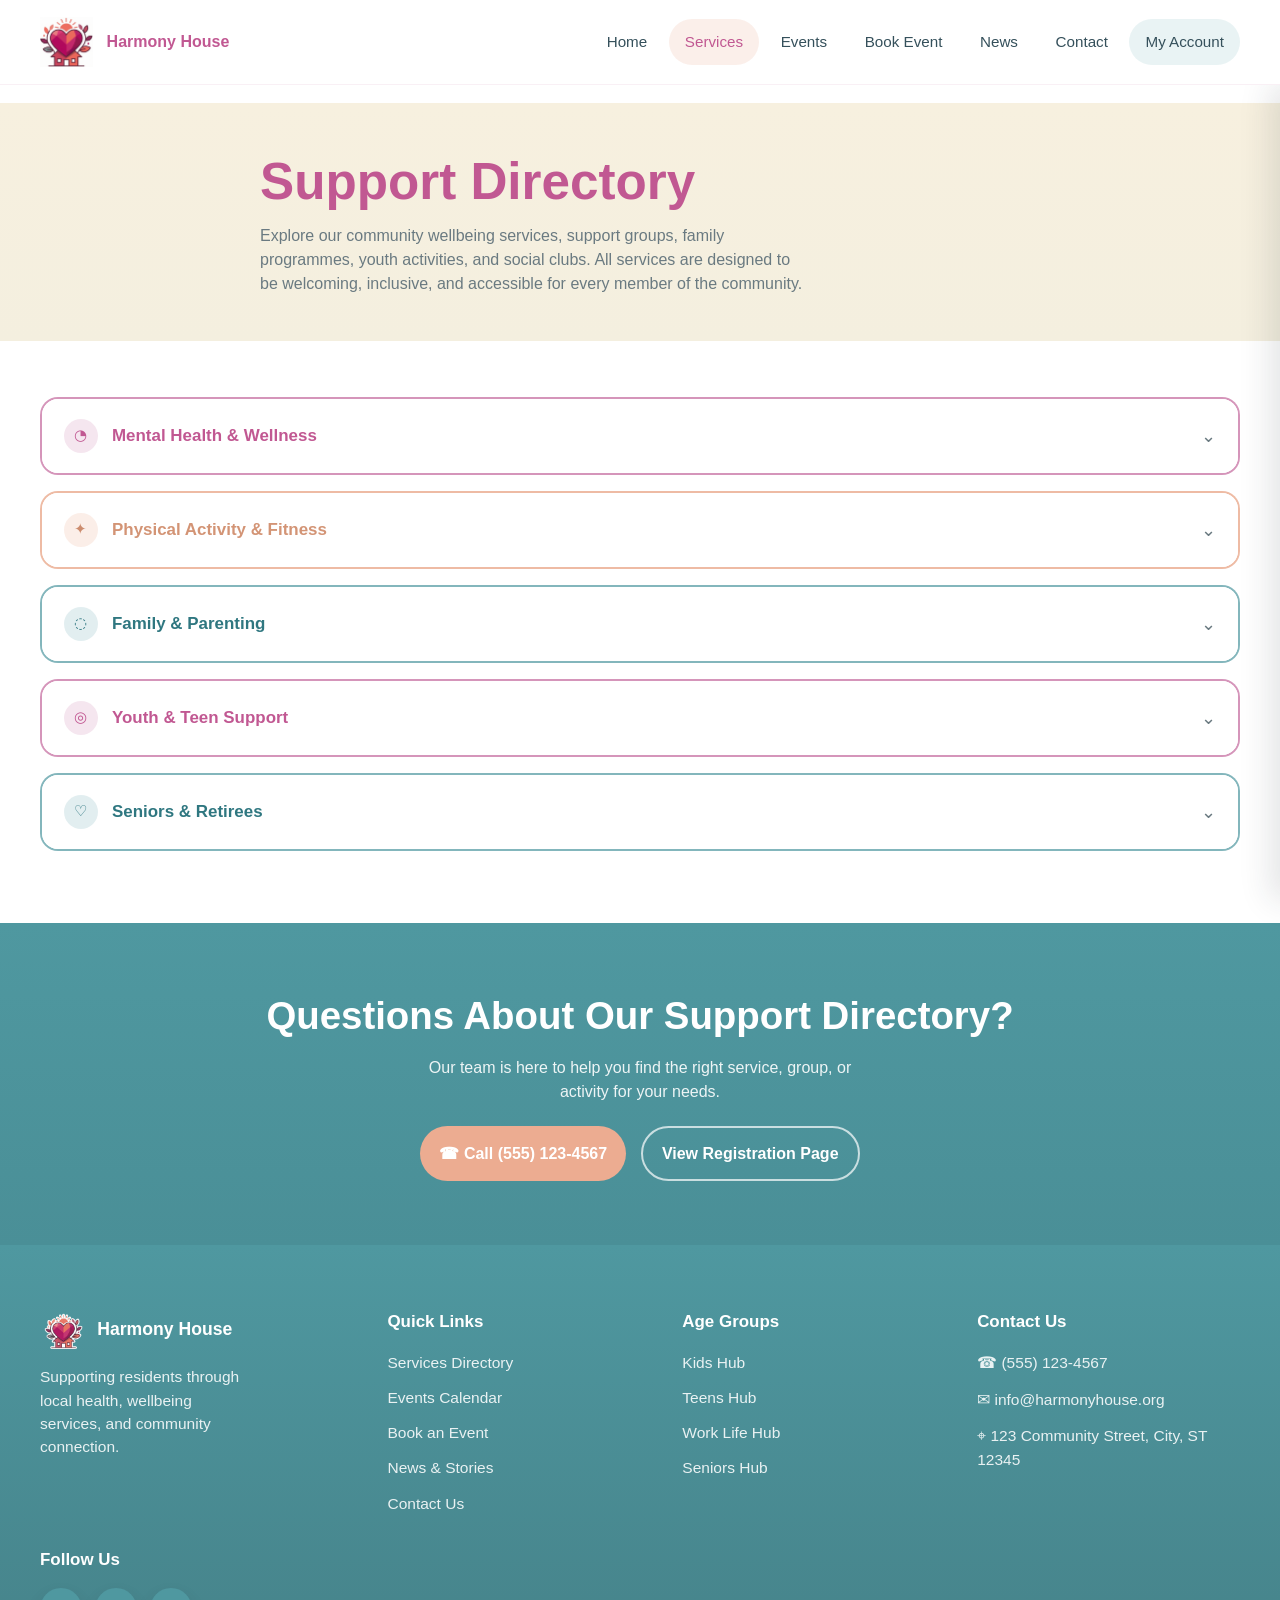
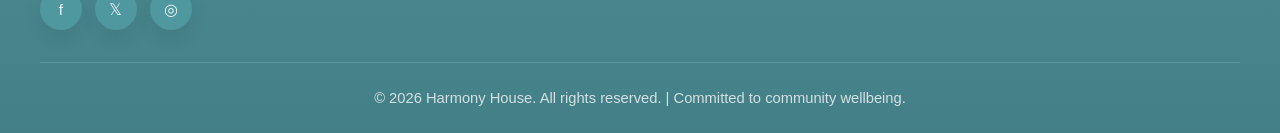
<file: services.html>
<!DOCTYPE html>
<html lang="en">
<head>
  <meta charset="UTF-8" />
  <meta name="viewport" content="width=device-width, initial-scale=1.0" />
  <title>Harmony House | Services</title>
  <link rel="stylesheet" href="css/style.css" />
</head>
<body>
  <div class="menu-overlay" id="menuOverlay"></div>

  <header class="site-header" id="siteHeader">
    <div class="container nav-wrap">
      <a class="brand" href="index.html" aria-label="Harmony House home page">
        <img src="images/logo.png" alt="Harmony House Logo" class="nav-logo-img">
        <span class="brand-text">Harmony House</span>
      </a>

      <nav class="desktop-nav" aria-label="Primary navigation">
        <a href="index.html">Home</a>
        <a href="services.html" class="active">Services</a>
        <a href="events.html">Events</a>
        <a href="booking.html">Book Event</a>
        <a href="news.html">News</a>
        <a href="contact.html">Contact</a>
        <a href="account.html" class="account-link">My Account</a>
      </nav>

      <button class="menu-toggle" id="menuToggle" aria-label="Open navigation menu" aria-expanded="false" aria-controls="mobileMenu">
        <span></span>
      </button>
    </div>
  </header>

  <aside class="mobile-menu" id="mobileMenu" aria-hidden="true">
    <nav class="mobile-links" aria-label="Mobile navigation">
      <a href="index.html">Home</a>
      <a href="services.html" class="active">Services</a>
      <a href="events.html">Events</a>
      <a href="booking.html">Book Event</a>
      <a href="news.html">News</a>
      <a href="contact.html">Contact</a>
      <a href="account.html" class="account-link">My Account</a>
    </nav>

    <div class="mobile-meta">
      <div>
        <h4>Contact Us</h4>
        <p><a href="tel:+445551234567">(555) 123-4567</a></p>
        <p><a href="mailto:info@harmonyhouse.org">info@harmonyhouse.org</a></p>
        <p><a href="https://maps.google.com/?q=123%20Community%20Street%20City%20ST%2012345" target="_blank" rel="noopener">123 Community Street, City, ST 12345</a></p>
      </div>

      <div>
        <h4>Follow Us</h4>
        <div class="social-row">
          <a href="https://facebook.com" target="_blank" rel="noopener" aria-label="Facebook">f</a>
          <a href="https://twitter.com" target="_blank" rel="noopener" aria-label="Twitter">𝕏</a>
          <a href="https://instagram.com" target="_blank" rel="noopener" aria-label="Instagram">◎</a>
        </div>
      </div>
    </div>
  </aside>

  <main class="services-page">
    <section class="services-hero">
      <div class="container services-hero-inner reveal">
        <h1>Support Directory</h1>
        <p>
          Explore our community wellbeing services, support groups, family programmes,
          youth activities, and social clubs. All services are designed to be welcoming,
          inclusive, and accessible for every member of the community.
        </p>
      </div>
    </section>

    <section class="services-directory">
      <div class="container">
        <div class="accordion-list">

          <!-- MENTAL HEALTH -->
          <article class="accordion-item accordion-pink reveal" data-service="mental-health">
            <button class="accordion-header" type="button">
              <span class="accordion-title-wrap">
                <span class="accordion-icon">◔</span>
                <span class="accordion-title">Mental Health &amp; Wellness</span>
              </span>
              <span class="accordion-arrow">⌄</span>
            </button>

            <div class="accordion-content">
              <div class="service-card-grid">
                <article class="service-card">
                  <h3>Mindfulness Meditation Circle</h3>
                  <p>Guided sessions to reduce stress, improve focus, and support emotional balance in a calm group setting.</p>
                  <ul class="service-meta">
                    <li>Wednesdays, 6:00 PM – 7:00 PM</li>
                    <li>Quiet Room</li>
                  </ul>
                  <a class="service-btn" href="booking.html?event=mindfulness-meditation-circle&date=wednesday-6pm">Join This Group</a>
                </article>

                <article class="service-card">
                  <h3>Mental Wellness Support Circle</h3>
                  <p>A safe peer support group for sharing experiences, building resilience, and learning coping strategies.</p>
                  <ul class="service-meta">
                    <li>Tuesdays &amp; Thursdays, 6:00 PM – 7:30 PM</li>
                    <li>Counselling Suite</li>
                  </ul>
                  <a class="service-btn" href="booking.html?event=mental-wellness-support-circle&date=tuesday-thursday-6pm">Join This Group</a>
                </article>

                <article class="service-card">
                  <h3>Art Therapy Club</h3>
                  <p>Use creative expression to support wellbeing, reflection, and emotional release. No artistic experience needed.</p>
                  <ul class="service-meta">
                    <li>Saturdays, 2:00 PM – 4:00 PM</li>
                    <li>Art Studio</li>
                  </ul>
                  <a class="service-btn" href="booking.html?event=art-therapy-club&date=saturday-2pm">Join This Group</a>
                </article>

                <article class="service-card soon">
                  <div class="service-badge">Opening Soon</div>
                  <h3>Journaling &amp; Reflection Group</h3>
                  <p>Guided reflection and journaling sessions to support emotional processing and personal growth.</p>
                  <ul class="service-meta">
                    <li>First &amp; Third Friday, 10:00 AM – 11:30 AM</li>
                    <li>Library Corner</li>
                  </ul>
                  <button class="service-btn disabled" type="button" disabled>Opening Soon</button>
                </article>
              </div>
            </div>
          </article>

          <!-- PHYSICAL -->
          <article class="accordion-item accordion-peach reveal" data-service="physical-wellbeing">
            <button class="accordion-header" type="button">
              <span class="accordion-title-wrap">
                <span class="accordion-icon">✦</span>
                <span class="accordion-title">Physical Activity &amp; Fitness</span>
              </span>
              <span class="accordion-arrow">⌄</span>
            </button>

            <div class="accordion-content">
              <div class="service-card-grid">
                <article class="service-card">
                  <h3>Morning Yoga Club</h3>
                  <p>A welcoming yoga session focused on flexibility, energy, and gentle movement for all experience levels.</p>
                  <ul class="service-meta">
                    <li>Monday, Wednesday, Friday, 7:00 AM – 8:00 AM</li>
                    <li>Studio A</li>
                  </ul>
                  <a class="service-btn" href="booking.html?event=morning-yoga-club&date=mon-wed-fri-7am">Join This Group</a>
                </article>

                <article class="service-card">
                  <h3>Zumba Dance Society</h3>
                  <p>Fun, upbeat dance fitness sessions that help you stay active while enjoying music and movement.</p>
                  <ul class="service-meta">
                    <li>Wednesdays, 5:30 PM – 6:30 PM</li>
                    <li>Studio A</li>
                  </ul>
                  <a class="service-btn" href="booking.html?event=zumba-dance-society&date=wednesday-530pm">Join This Group</a>
                </article>

                <article class="service-card">
                  <h3>Community Walking Club</h3>
                  <p>Join guided local walks, build healthy habits, and connect with others in a relaxed outdoor setting.</p>
                  <ul class="service-meta">
                    <li>Monday, Friday, 8:00 AM – 9:00 AM</li>
                    <li>Meet at Main Entrance</li>
                  </ul>
                  <a class="service-btn" href="booking.html?event=community-walking-club&date=mon-fri-8am">Join This Group</a>
                </article>

                <article class="service-card soon">
                  <div class="service-badge">Opening Soon</div>
                  <h3>Strength Training Group</h3>
                  <p>Build confidence and fitness through supervised strength sessions designed for beginners and returners.</p>
                  <ul class="service-meta">
                    <li>Tuesdays &amp; Thursdays, 6:00 PM – 7:00 PM</li>
                    <li>Fitness Centre</li>
                  </ul>
                  <button class="service-btn disabled" type="button" disabled>Opening Soon</button>
                </article>
              </div>
            </div>
          </article>

          <!-- FAMILY -->
          <article class="accordion-item accordion-teal reveal" data-service="family-support">
            <button class="accordion-header" type="button">
              <span class="accordion-title-wrap">
                <span class="accordion-icon">◌</span>
                <span class="accordion-title">Family &amp; Parenting</span>
              </span>
              <span class="accordion-arrow">⌄</span>
            </button>

            <div class="accordion-content">
              <div class="service-card-grid">
                <article class="service-card">
                  <h3>Parents Connect Group</h3>
                  <p>A welcoming space for parents to share experiences, ask questions, and build a local support network.</p>
                  <ul class="service-meta">
                    <li>Second Saturday, 10:00 AM – 12:00 PM</li>
                    <li>Conference Room B</li>
                  </ul>
                  <a class="service-btn" href="booking.html?event=parents-connect-group&date=second-saturday-10am">Join This Group</a>
                </article>

                <article class="service-card">
                  <h3>Teen Parent Society</h3>
                  <p>Support and resources for young parents, with practical guidance, confidence building, and community support.</p>
                  <ul class="service-meta">
                    <li>Every Friday, 4:00 PM – 5:30 PM</li>
                    <li>Youth Centre</li>
                  </ul>
                  <a class="service-btn" href="booking.html?event=teen-parent-society&date=friday-4pm">Join This Group</a>
                </article>

                <article class="service-card">
                  <h3>Family Game Night Club</h3>
                  <p>Bring the family together for fun, games, and social connection in a relaxed and welcoming environment.</p>
                  <ul class="service-meta">
                    <li>Every Other Saturday, 2:00 PM – 5:00 PM</li>
                    <li>Recreation Hall</li>
                  </ul>
                  <a class="service-btn" href="booking.html?event=family-game-night-club&date=alternate-saturday-2pm">Join This Group</a>
                </article>

                <article class="service-card">
                  <h3>Financial Literacy Circle</h3>
                  <p>Practical family budgeting and financial planning sessions to support stability and informed decision-making.</p>
                  <ul class="service-meta">
                    <li>Second Tuesday, 6:00 PM – 7:30 PM</li>
                    <li>Conference Room A</li>
                  </ul>
                  <a class="service-btn" href="booking.html?event=financial-literacy-circle&date=second-tuesday-6pm">Join This Group</a>
                </article>
              </div>
            </div>
          </article>

          <!-- YOUTH -->
          <article class="accordion-item accordion-pink reveal" data-service="youth-support">
            <button class="accordion-header" type="button">
              <span class="accordion-title-wrap">
                <span class="accordion-icon">◎</span>
                <span class="accordion-title">Youth &amp; Teen Support</span>
              </span>
              <span class="accordion-arrow">⌄</span>
            </button>

            <div class="accordion-content">
              <div class="service-card-grid">
                <article class="service-card">
                  <h3>Youth Art Collective</h3>
                  <p>Creative workshops for teens and young people to explore art, expression, and self-confidence.</p>
                  <ul class="service-meta">
                    <li>Wednesdays, 4:00 PM – 5:30 PM</li>
                    <li>Art Studio</li>
                  </ul>
                  <a class="service-btn" href="booking.html?event=youth-art-collective&date=wednesday-4pm">Join This Group</a>
                </article>

                <article class="service-card">
                  <h3>Teen Support Circle</h3>
                  <p>A supportive group for discussing stress, friendships, school pressure, and emotional wellbeing.</p>
                  <ul class="service-meta">
                    <li>Fridays, 4:00 PM – 5:30 PM</li>
                    <li>Youth Centre</li>
                  </ul>
                  <a class="service-btn" href="booking.html?event=teen-support-circle&date=friday-4pm">Join This Group</a>
                </article>

                <article class="service-card soon">
                  <div class="service-badge">Opening Soon</div>
                  <h3>Young Coders Club</h3>
                  <p>Introductory coding and digital creativity workshops for young people interested in technology.</p>
                  <ul class="service-meta">
                    <li>Saturdays, 1:00 PM – 3:00 PM</li>
                    <li>Computer Lab</li>
                  </ul>
                  <button class="service-btn disabled" type="button" disabled>Opening Soon</button>
                </article>

                <article class="service-card">
                  <h3>Junior Sports League</h3>
                  <p>Recreational sports activities that encourage movement, teamwork, and confidence building.</p>
                  <ul class="service-meta">
                    <li>Sundays, 3:00 PM – 5:00 PM</li>
                    <li>Recreation Hall</li>
                  </ul>
                  <a class="service-btn" href="booking.html?event=junior-sports-league&date=sunday-3pm">Join This Group</a>
                </article>
              </div>
            </div>
          </article>

          <!-- SENIORS -->
          <article class="accordion-item accordion-teal reveal" data-service="elderly-support">
            <button class="accordion-header" type="button">
              <span class="accordion-title-wrap">
                <span class="accordion-icon">♡</span>
                <span class="accordion-title">Seniors &amp; Retirees</span>
              </span>
              <span class="accordion-arrow">⌄</span>
            </button>

            <div class="accordion-content">
              <div class="service-card-grid">
                <article class="service-card">
                  <h3>Senior Book Club</h3>
                  <p>Enjoy meaningful discussion, shared reading, and social connection through our monthly book group.</p>
                  <ul class="service-meta">
                    <li>First Tuesday, 10:00 AM – 11:30 AM</li>
                    <li>Library Corner</li>
                  </ul>
                  <a class="service-btn" href="booking.html?event=senior-book-club&date=first-tuesday-10am">Join This Group</a>
                </article>

                <article class="service-card">
                  <h3>Chair Yoga for Seniors</h3>
                  <p>Gentle seated movement sessions designed to support balance, flexibility, and comfort.</p>
                  <ul class="service-meta">
                    <li>Saturdays, 10:00 AM – 11:00 AM</li>
                    <li>Studio B</li>
                  </ul>
                  <a class="service-btn" href="booking.html?event=chair-yoga-for-seniors&date=saturday-10am">Join This Group</a>
                </article>

                <article class="service-card">
                  <h3>Memory Care Support Group</h3>
                  <p>Supportive sessions for older adults and carers focused on practical help, discussion, and connection.</p>
                  <ul class="service-meta">
                    <li>Second &amp; Fourth Wednesday, 2:00 PM – 3:30 PM</li>
                    <li>Conference Room C</li>
                  </ul>
                  <a class="service-btn" href="booking.html?event=memory-care-support-group&date=second-fourth-wednesday-2pm">Join This Group</a>
                </article>

                <article class="service-card soon">
                  <div class="service-badge">Opening Soon</div>
                  <h3>Senior Tech Club</h3>
                  <p>Friendly sessions to help older adults feel more confident using smartphones, video calls, and online tools.</p>
                  <ul class="service-meta">
                    <li>Thursdays, 11:00 AM – 12:30 PM</li>
                    <li>Computer Lab</li>
                  </ul>
                  <button class="service-btn disabled" type="button" disabled>Opening Soon</button>
                </article>
              </div>
            </div>
          </article>

        </div>
      </div>
    </section>

    <section class="services-help">
      <div class="container reveal">
        <h2>Questions About Our Support Directory?</h2>
        <p>Our team is here to help you find the right service, group, or activity for your needs.</p>

        <div class="services-help-actions">
          <a class="help-call-btn" href="tel:+445551234567">☎ Call (555) 123-4567</a>
          <a class="help-outline-btn" href="booking.html">View Registration Page</a>
        </div>
      </div>
    </section>
  </main>

  <footer class="site-footer">
    <div class="container">
      <div class="footer-grid">
        <div class="footer-col">
          <div class="footer-brand">
            <img src="images/logo11.png" alt="Harmony House Logo" class="footer-logo">
            <span class="footer-brand-text">Harmony House</span>
          </div>
          <p style="margin-top: 1rem; max-width: 24ch;">
            Supporting residents through local health, wellbeing services, and community connection.
          </p>
        </div>

        <div class="footer-col">
          <h4>Quick Links</h4>
          <ul>
            <li><a href="services.html">Services Directory</a></li>
            <li><a href="events.html">Events Calendar</a></li>
            <li><a href="booking.html">Book an Event</a></li>
            <li><a href="news.html">News &amp; Stories</a></li>
            <li><a href="contact.html">Contact Us</a></li>
          </ul>
        </div>

        <div class="footer-col">
          <h4>Age Groups</h4>
          <ul>
            <li><a href="kids.html">Kids Hub</a></li>
            <li><a href="teens.html">Teens Hub</a></li>
            <li><a href="adults.html">Work Life Hub</a></li>
            <li><a href="seniors.html">Seniors Hub</a></li>
          </ul>
        </div>

        <div class="footer-col">
          <h4>Contact Us</h4>
          <div class="contact-list">
            <a href="tel:+445551234567">☎ (555) 123-4567</a>
            <a href="mailto:info@harmonyhouse.org">✉ info@harmonyhouse.org</a>
            <a href="https://maps.google.com/?q=123%20Community%20Street%20City%20ST%2012345" target="_blank" rel="noopener">⌖ 123 Community Street, City, ST 12345</a>
          </div>
        </div>

        <div class="footer-col">
          <h4>Follow Us</h4>
          <div class="social-row">
            <a href="https://facebook.com" target="_blank" rel="noopener" aria-label="Facebook">f</a>
            <a href="https://twitter.com" target="_blank" rel="noopener" aria-label="Twitter">𝕏</a>
            <a href="https://instagram.com" target="_blank" rel="noopener" aria-label="Instagram">◎</a>
          </div>
        </div>
      </div>

      <div class="footer-bottom">© 2026 Harmony House. All rights reserved. | Committed to community wellbeing.</div>
    </div>
  </footer>

  <script src="js/script.js"></script>
</body>
</html>
</file>
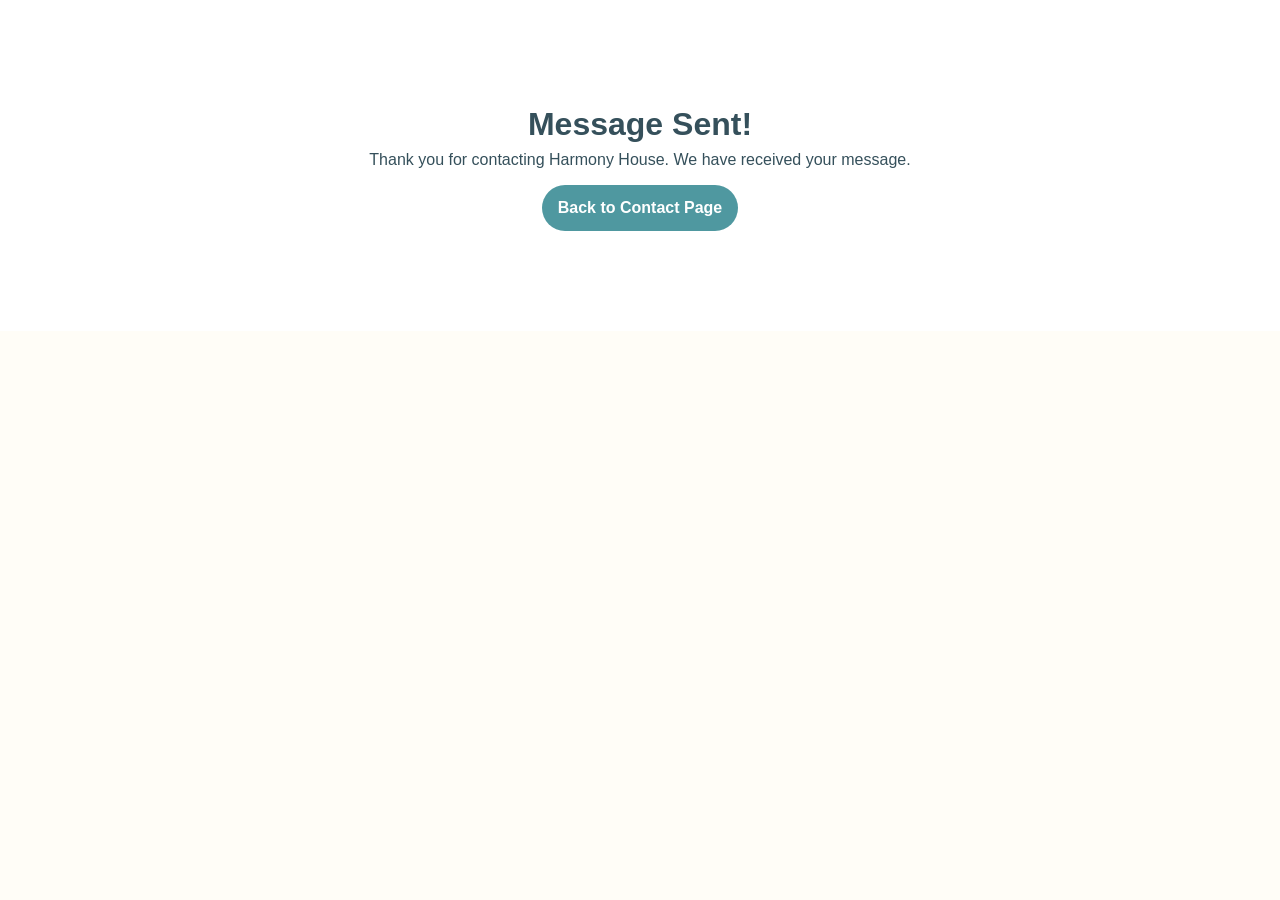
<file: thank-you-contact.html>
<!DOCTYPE html>
<html lang="en">
<head>
  <meta charset="UTF-8" />
  <meta name="viewport" content="width=device-width, initial-scale=1.0" />
  <title>Thank You | Harmony House</title>
  <link rel="stylesheet" href="css/style.css" />
</head>
<body>
  <main class="contact-page" style="padding: 100px 20px; text-align: center;">
    <h1>Message Sent!</h1>
    <p>Thank you for contacting Harmony House. We have received your message.</p>
    <a href="contact.html" class="contact-mini-btn">Back to Contact Page</a>
  </main>
</body>
</html>
</file>
<file: css/style.css>
/* =========================
   HOME PAGE
========================= */
    :root {
      --bg-cream: #f7f0df;
      --bg-light: #fffdf7;
      --teal: #4f98a0;
      --teal-dark: #2f7780;
      --pink: #c15892;
      --pink-dark: #bd4c8a;
      --peach: #ecac91;
      --peach-dark: #d89678;
      --text: #35505b;
      --text-soft: #6a7a81;
      --white: #ffffff;
      --shadow: 0 14px 30px rgba(33, 44, 52, 0.12);
      --shadow-soft: 0 8px 18px rgba(33, 44, 52, 0.09);
      --radius-xl: 28px;
      --radius-lg: 20px;
      --radius-md: 14px;
      --radius-sm: 10px;
      --max-width: 1200px;
      --nav-height: 84px;
      --transition: 0.3s ease;
    }

    * {
      box-sizing: border-box;
      margin: 0;
      padding: 0;
    }

    html {
      scroll-behavior: smooth;
    }

/* Style for image logo */
.nav-logo-img {
  height: 50px;    /* Adjust this to make the logo bigger or smaller */
  width: auto;     /* Keeps the proportions perfect */
  display: block;  /* Removes weird bottom spacing */
}

/* Ensure the brand link aligns the image and text nicely */
.brand {
  display: flex;
  align-items: center;
  gap: 12px;       /* Space between the logo and the text */
  text-decoration: none;
}

/* If you want to hide the text on mobile but keep it for SEO */
@media (max-width: 480px) {
  .brand-text {
    display: none;
  }
}

    body {
      font-family: Arial, Helvetica, sans-serif;
      color: var(--text);
      background: var(--bg-light);
      line-height: 1.5;
      overflow-x: hidden;
    }

    a {
      color: inherit;
      text-decoration: none;
    }

    img {
      max-width: 100%;
      display: block;
    }

    button,
    input,
    textarea,
    select {
      font: inherit;
    }

    .container {
      width: min(calc(100% - 2rem), var(--max-width));
      margin: 0 auto;
    }

    .site-header {
      position: fixed;
      top: 0;
      left: 0;
      right: 0;
      z-index: 1000;
      background: rgba(255, 255, 255, 0.92);
      backdrop-filter: blur(12px);
      border-bottom: 1px solid rgba(179, 62, 129, 0.08);
      transition: var(--transition);
    }

    .site-header.scrolled {
      box-shadow: 0 8px 24px rgba(24, 33, 38, 0.08);
    }

    .nav-wrap {
      min-height: var(--nav-height);
      display: flex;
      align-items: center;
      justify-content: space-between;
      gap: 1rem;
    }

    .highlight-word {
      color: #4f959d;
      animation: glow 2s ease-in-out infinite alternate;
    }

    @keyframes glow {
      from { text-shadow: 0 0 5px rgba(79,149,157,0.3); }
      to { text-shadow: 0 0 15px rgba(79,149,157,0.7); }
    }

    .brand {
      display: inline-flex;
      align-items: center;
      gap: 0.85rem;
      font-weight: 700;
      color: var(--pink);
      white-space: nowrap;
    }

    .brand-logo {
      width: 44px;
      height: 44px;
      border-radius: 50%;
      background: linear-gradient(135deg, var(--pink), #ce6ca0);
      display: grid;
      place-items: center;
      color: var(--white);
      box-shadow: var(--shadow-soft);
      flex-shrink: 0;
    }

    .brand-logo svg {
      width: 22px;
      height: 22px;
    }

    .desktop-nav {
      display: flex;
      align-items: center;
      gap: 0.35rem;
    }

    .desktop-nav a {
      position: relative;
      padding: 0.7rem 1rem;
      border-radius: 999px;
      font-size: 0.95rem;
      color: var(--text);
      transition: var(--transition);
    }

    .desktop-nav a:hover,
    .desktop-nav a:focus-visible,
    .desktop-nav a.active {
      background: rgba(235, 176, 149, 0.2);
      color: var(--pink);
    }

    .desktop-nav a.account-link {
      background: rgba(79, 152, 160, 0.12);
    }

    .menu-toggle {
      display: none;
      width: 50px;
      height: 50px;
      border: none;
      border-radius: 14px;
      background: rgba(179, 62, 129, 0.08);
      cursor: pointer;
      align-items: center;
      justify-content: center;
      transition: var(--transition);
    }

    .menu-toggle:hover {
      background: rgba(179, 62, 129, 0.15);
      transform: translateY(-2px);
    }

    .menu-toggle span,
    .menu-toggle::before,
    .menu-toggle::after {
      content: "";
      display: block;
      width: 20px;
      height: 2.5px;
      background: var(--pink);
      border-radius: 999px;
      transition: var(--transition);
      position: absolute;
    }

    .menu-toggle span { transform: translateY(0); }
    .menu-toggle::before { transform: translateY(-7px); }
    .menu-toggle::after { transform: translateY(7px); }

    .menu-toggle.is-open span { opacity: 0; }
    .menu-toggle.is-open::before { transform: rotate(45deg); }
    .menu-toggle.is-open::after { transform: rotate(-45deg); }

    .mobile-menu {
      position: fixed;
      inset: var(--nav-height) 0 0 auto;
      width: min(100%, 400px);
      background: rgba(255, 255, 255, 0.98);
      transform: translateX(100%);
      transition: 0.35s ease;
      box-shadow: -10px 0 30px rgba(32, 42, 48, 0.12);
      z-index: 999;
      overflow-y: auto;
      padding: 1.25rem;
    }

    .mobile-menu.open {
      transform: translateX(0);
    }

    .mobile-menu .mobile-links {
      display: grid;
      gap: 0.7rem;
      margin-bottom: 2rem;
    }

    .mobile-menu .mobile-links a {
      padding: 0.95rem 1rem;
      border-radius: 12px;
      background: #fff;
      border: 1px solid rgba(53, 80, 91, 0.08);
      transition: var(--transition);
    }

    .mobile-menu .mobile-links a.active,
    .mobile-menu .mobile-links a:hover {
      background: rgba(235, 176, 149, 0.35);
      color: var(--pink);
      transform: translateX(4px);
    }

    .mobile-menu .mobile-links a.account-link {
      background: rgba(79, 152, 160, 0.14);
    }

    .mobile-meta {
      display: grid;
      gap: 1.1rem;
      padding-top: 1.5rem;
      border-top: 1px solid rgba(53, 80, 91, 0.08);
    }

    .mobile-meta h4 {
      margin-bottom: 0.4rem;
      color: var(--teal-dark);
    }

    .mobile-meta p,
    .mobile-meta a {
      color: var(--text-soft);
      font-size: 0.96rem;
    }

    .social-row {
      display: flex;
      gap: 0.8rem;
      flex-wrap: wrap;
    }

    .social-row a {
      width: 42px;
      height: 42px;
      border-radius: 50%;
      background: var(--teal);
      color: var(--white);
      display: grid;
      place-items: center;
      transition: var(--transition);
      box-shadow: var(--shadow-soft);
    }

    .social-row a:hover {
      transform: translateY(-4px) scale(1.04);
      background: var(--teal-dark);
    }

    .menu-overlay {
      position: fixed;
      inset: 0;
      background: rgba(19, 24, 28, 0.35);
      opacity: 0;
      pointer-events: none;
      transition: var(--transition);
      z-index: 998;
    }

    .menu-overlay.show {
      opacity: 1;
      pointer-events: auto;
    }

    main {
      padding-top: calc(var(--nav-height) + 1.2rem);
    }

    section {
      position: relative;
      overflow: hidden;
    }

    .hero {
      background: linear-gradient(180deg, var(--bg-cream), #f8f3e7 100%);
      padding: 3.25rem 0 0;
    }

    .hero::before,
    .hero::after,
    .cta::before,
    .cta::after {
      content: "";
      position: absolute;
      border-radius: 50%;
      opacity: 0.24;
      animation: floatShape 8s ease-in-out infinite;
      pointer-events: none;
    }

    .hero::before {
      width: 360px;
      height: 360px;
      right: -80px;
      top: -80px;
      background: radial-gradient(circle, var(--peach), transparent 65%);
    }

    .hero::after {
      width: 280px;
      height: 280px;
      left: -90px;
      bottom: -120px;
      background: radial-gradient(circle, rgba(79, 152, 160, 0.2), transparent 65%);
      animation-delay: 1.5s;
    }

    .hero-grid {
      display: grid;
      grid-template-columns: 1.1fr 1fr;
      gap: 2.5rem;
      align-items: center;
      padding-bottom: 3rem;
    }

    .eyebrow {
      display: inline-flex;
      align-items: center;
      gap: 0.5rem;
      padding: 0.55rem 1rem;
      background: rgb(255 154 114);
      color: #ffffff;
      border-radius: 999px;
      font-size: 0.9rem;
      margin-bottom: 1.2rem;
    }

    .hero h1 {
      font-size: clamp(2.5rem, 5vw, 4.5rem);
      line-height: 1.05;
      color: var(--pink);
      max-width: 12ch;
      margin-bottom: 1.2rem;
    }

    .hero p {
      max-width: 45ch;
      font-size: 1.08rem;
      color: var(--text-soft);
      margin-bottom: 1.8rem;
    }

    .hero-actions {
      display: flex;
      gap: 1rem;
      flex-wrap: wrap;
    }

    .btn {
      display: inline-flex;
      align-items: center;
      justify-content: center;
      gap: 0.5rem;
      min-height: 52px;
      padding: 0.95rem 1.35rem;
      border-radius: 999px;
      border: 2px solid transparent;
      font-weight: 700;
      cursor: pointer;
      transition: var(--transition);
      box-shadow: var(--shadow-soft);
    }

    .btn-primary {
      background: linear-gradient(135deg, var(--pink), var(--pink-dark));
      color: var(--white);
    }

    .btn-primary:hover,
    .btn-primary:focus-visible {
      transform: translateY(-3px);
      box-shadow: 0 12px 24px rgba(179, 62, 129, 0.24);
    }

    .btn-secondary {
      background: rgba(255, 255, 255, 0.8);
      border-color: rgba(79, 152, 160, 0.55);
      color: var(--teal-dark);
    }

    .btn-secondary:hover,
    .btn-secondary:focus-visible {
      transform: translateY(-3px);
      background: var(--white);
    }

    .hero-media {
      position: relative;
    }

    .hero-image {
      aspect-ratio: 14/10;
      border-radius: var(--radius-xl);
      overflow: hidden;
      box-shadow: var(--shadow);
      transform: translateY(0);
      transition: transform 0.45s ease, box-shadow 0.45s ease;
    }

    .hero-image:hover {
      transform: translateY(-6px);
      box-shadow: 0 24px 44px rgba(32, 42, 48, 0.18);
    }

    .hero-image img,
    .mission-image img,
    .card img,
    .workshop-card img {
      width: 100%;
      height: 100%;
      object-fit: cover;
      transition: transform 0.7s ease;
    }

    .hero-image:hover img,
    .mission-image:hover img,
    .card:hover img,
    .workshop-card:hover img {
      transform: scale(1.04);
    }

    .satisfaction-badge {
      position: absolute;
      left: -30px;
      bottom: 20px;
      background: rgba(255, 255, 255, 0.97);
      border-radius: 26px;
      padding: 1.5rem 1.8rem;
      box-shadow: 0 22px 48px rgba(33, 44, 52, 0.2);
      display: flex;
      align-items: center;
      gap: 1.3rem;
      min-width: 320px;
      animation: badgeFloat 4s ease-in-out infinite;
    }

    .satisfaction-icon {
      width: 95px;
      height: 95px;
      border-radius: 50%;
      overflow: hidden; /* IMPORTANT for cropping */
      flex-shrink: 0;
      box-shadow: 0 0 0 0 rgba(193, 88, 146, 0.3);
      animation: logoPulseRing 2.4s ease-in-out infinite;
    }

    .satisfaction-icon img {
      width: 100%;
      height: 100%;
      object-fit: cover;   /* makes it fill + crop nicely */
    }

    .satisfaction-badge strong {
      display: block;
      color: var(--pink);
      font-size: 2rem;   /* bigger */
      line-height: 1;
      margin-bottom: 0.3rem;
    }

    .satisfaction-badge span {
      font-size: 1.1rem;
      color: var(--text);
      font-weight: 600;
    }

    .stats {
      background: var(--teal);
      color: var(--white);
      padding: 2rem 0;
    }

    .stats-grid {
      display: grid;
      grid-template-columns: repeat(4, 1fr);
      gap: 1rem;
      text-align: center;
    }

    .stat-item {
      padding: 0.6rem;
    }

    .stat-number {
      display: block;
      font-size: clamp(2rem, 4vw, 3rem);
      font-weight: 800;
      margin-bottom: 0.2rem;
    }

    .stat-label {
      font-size: 0.96rem;
      opacity: 0.92;
    }

    .section-light {
      background: #fff;
      padding: 5rem 0;
    }

    .section-teal {
      background: linear-gradient(180deg, #4f98a0, #4a9097);
      color: var(--white);
      padding: 5rem 0;
    }

    .section-heading {
      text-align: center;
      margin-bottom: 2.2rem;
    }

    .section-heading h2 {
      font-size: clamp(2rem, 4vw, 2.8rem);
      color: var(--pink);
      margin-bottom: 0.5rem;
    }

    .section-teal .section-heading h2 {
      color: var(--white);
    }

    .section-heading p {
      color: var(--text-soft);
      max-width: 58ch;
      margin: 0 auto;
    }

    .section-teal .section-heading p {
      color: rgba(255, 255, 255, 0.9);
    }

    .card-grid {
      display: grid;
      grid-template-columns: repeat(4, 1fr);
      gap: 1.3rem;
    }

    .card,
    .workshop-card {
      background: var(--white);
      border-radius: var(--radius-lg);
      overflow: hidden;
      box-shadow: var(--shadow-soft);
      transition: transform var(--transition), box-shadow var(--transition);
      position: relative;
    }

    .card:hover,
    .workshop-card:hover {
      transform: translateY(-10px);
      box-shadow: 0 18px 38px rgba(35, 45, 50, 0.16);
    }

    .card-media,
    .workshop-card .card-media {
      position: relative;
      aspect-ratio: 1.25 / 0.82;
      overflow: hidden;
    }

    .icon-chip {
      position: absolute;
      left: 0.9rem;
      bottom: 0.9rem;
      width: 42px;
      height: 42px;
      border-radius: 50%;
      display: grid;
      place-items: center;
      color: var(--white);
      font-size: 1rem;
      box-shadow: var(--shadow-soft);
    }

    .icon-pink { background: var(--pink); }
    .icon-peach { background: var(--peach-dark); }
    .icon-teal { background: var(--teal); }

    .card-body {
      padding: 1.2rem 1.15rem 1.3rem;
    }

    .card h3,
    .workshop-card h3 {
      font-size: 1.12rem;
      margin-bottom: 0.55rem;
    }

    .workshop-card h3 {
      color: var(--pink);
    }

    .card p,
    .workshop-card p {
      color: var(--text-soft);
      font-size: 0.96rem;
      margin-bottom: 0.9rem;
    }

    .inline-link {
      display: inline-flex;
      align-items: center;
      gap: 0.35rem;
      color: var(--pink);
      font-weight: 700;
      transition: var(--transition);
    }

    .inline-link:hover {
      gap: 0.55rem;
    }

    .workshop-grid {
      display: grid;
      grid-template-columns: repeat(3, 1fr);
      gap: 1.3rem;
    }

    .pill-link {
      display: inline-flex;
      align-items: center;
      justify-content: center;
      min-height: 42px;
      padding: 0.65rem 1rem;
      border-radius: 999px;
      background: rgba(179, 62, 129, 0.1);
      color: var(--pink);
      font-weight: 700;
      transition: var(--transition);
    }

    .pill-link:hover {
      background: var(--pink);
      color: var(--white);
    }

    .mission {
      background: linear-gradient(180deg, var(--bg-cream), #f8f2e8);
      padding: 5rem 0;
    }

    .mission-grid {
      display: grid;
      grid-template-columns: 1fr 1fr;
      gap: 2.5rem;
      align-items: center;
    }

    .mission h2 {
      color: var(--pink);
      font-size: clamp(2rem, 4vw, 2.8rem);
      margin-bottom: 1rem;
    }

    .mission p {
      color: var(--text-soft);
      margin-bottom: 1rem;
    }

    .mission-list {
      margin-top: 1.35rem;
      display: grid;
      grid-template-columns: repeat(2, minmax(0, 1fr));
      gap: 0.85rem 1rem;
    }

    .mission-list li {
      list-style: none;
      display: flex;
      align-items: center;
      gap: 0.75rem;
      padding: 0.45rem 0;
      transition: var(--transition);
    }

    .mission-list li:hover {
      transform: translateX(4px);
    }

    .check-icon {
      width: 28px;
      height: 28px;
      border-radius: 50%;
      background: rgba(79, 152, 160, 0.16);
      color: var(--teal-dark);
      display: grid;
      place-items: center;
      flex-shrink: 0;
      animation: pulseSoft 2.8s ease-in-out infinite;
    }

    .mission-image {
      border-radius: var(--radius-xl);
      overflow: hidden;
      box-shadow: var(--shadow);
      transition: transform 0.45s ease, box-shadow 0.45s ease;
    }

    .mission-image:hover {
      transform: translateY(-6px);
      box-shadow: 0 24px 44px rgba(32, 42, 48, 0.18);
    }

    .cta {
      background: linear-gradient(135deg, var(--pink), #bb4f8b);
      color: var(--white);
      text-align: center;
      padding: 4.5rem 0;
    }

    .cta::before {
      width: 300px;
      height: 300px;
      right: -100px;
      top: -60px;
      background: radial-gradient(circle, rgba(255,255,255,0.16), transparent 66%);
    }

    .cta::after {
      width: 260px;
      height: 260px;
      left: -90px;
      bottom: -90px;
      background: radial-gradient(circle, rgba(235,176,149,0.24), transparent 66%);
      animation-delay: 1s;
    }

    .cta h2 {
      font-size: clamp(2rem, 4vw, 3rem);
      margin-bottom: 0.75rem;
    }

    .cta p {
      max-width: 50ch;
      margin: 0 auto 1.8rem;
      color: rgba(255, 255, 255, 0.9);
    }

    .cta-actions {
      display: flex;
      justify-content: center;
      flex-wrap: wrap;
      gap: 1rem;
    }

    .cta .btn-secondary {
      border-color: rgba(255, 255, 255, 0.55);
      color: var(--white);
      background: rgba(255, 255, 255, 0.1);
    }

    .cta .btn-secondary:hover {
      background: rgba(255, 255, 255, 0.18);
    }

    .site-footer {
      background: linear-gradient(180deg, #4f98a0, #447f86);
      color: var(--white);
      padding: 4rem 0 1.5rem;
    }

    .footer-grid {
      display: grid;
      grid-template-columns: 1.2fr 1fr 1fr 1fr;
      gap: 2rem;
      padding-bottom: 2rem;
      border-bottom: 1px solid rgba(255, 255, 255, 0.16);
    }

    .footer-col h4 {
      font-size: 1.06rem;
      margin-bottom: 1rem;
    }

    .footer-col p,
    .footer-col li,
    .footer-col a {
      color: rgba(255,255,255,0.88);
      font-size: 0.97rem;
    }

    .footer-col ul {
      list-style: none;
      display: grid;
      gap: 0.75rem;
    }

    .footer-col a:hover {
      color: #fff;
    }

    .contact-list {
      display: grid;
      gap: 0.85rem;
    }

    .contact-list a,
    .contact-list span {
      display: inline-flex;
      align-items: center;
      gap: 0.65rem;
    }

    .footer-bottom {
      text-align: center;
      padding-top: 1.5rem;
      color: rgba(255,255,255,0.76);
      font-size: 0.92rem;
    }

    .footer-brand {
      display: flex;
      align-items: center;
      gap: 10px;
    }

    .footer-logo {
      height: 40px;
      width: auto;
    }

    .footer-brand-text {
      font-family: Arial, Helvetica, sans-serif;
      font-weight: 700;
      font-size: 1.1rem;
    }

    .reveal {
      opacity: 0;
      transform: translateY(34px);
      transition: opacity 0.75s ease, transform 0.75s ease;
    }

    .reveal.visible {
      opacity: 1;
      transform: translateY(0);
    }

    .typing-text {
      min-height: 1.55em;
      font-weight: 700;
      color: var(--pink);
    }

    @keyframes floatShape {
      0%, 100% { transform: translateY(0) scale(1); }
      50% { transform: translateY(-12px) scale(1.04); }
    }

    @keyframes floatCard {
      0%, 100% { transform: translateY(0); }
      50% { transform: translateY(-8px); }
    }

    @keyframes pulseSoft {
      0%, 100% { transform: scale(1); }
      50% { transform: scale(1.08); }
    }

    @keyframes badgeFloat {
      0%, 100% {
        transform: translateY(0);
      }
      50% {
        transform: translateY(-10px);
      }
    }

    @keyframes logoPulseRing {
      0% {
        box-shadow: 0 0 0 0 rgba(193, 88, 146, 0.35);
      }
      70% {
        box-shadow: 0 0 0 20px rgba(193, 88, 146, 0);
      }
      100% {
        box-shadow: 0 0 0 0 rgba(193, 88, 146, 0);
      }
    }

    @media (max-width: 1024px) {
      .desktop-nav {
        display: none;
      }

      .menu-toggle {
        display: inline-flex;
        position: relative;
      }

      .hero-grid,
      .mission-grid,
      .footer-grid {
        grid-template-columns: 1fr;
      }

      .hero h1 {
        max-width: 14ch;
        line-height: 1.1;
        font-size: clamp(2.5rem, 5vw, 2.5rem);
      }

      .card-grid {
        grid-template-columns: repeat(2, 1fr);
      }

      .workshop-grid {
        grid-template-columns: 1fr;
      }

      .satisfaction-badge {
        left: 20px;
      }
    }

    @media (max-width: 760px) {
      :root {
        --nav-height: 74px;
      }

      main {
        padding-top: calc(var(--nav-height) + 0.6rem);
      }

      .hero {
        padding-top: 2rem;
      }

      .hero-grid,
      .mission-grid {
        gap: 1.7rem;
      }

      .hero-actions,
      .cta-actions {
        flex-direction: column;
        align-items: stretch;
      }

      .btn {
        width: 100%;
      }

      .stats-grid,
      .card-grid,
      .mission-list {
        grid-template-columns: 1fr 1fr;
      }

      .section-light,
      .section-teal,
      .mission,
      .cta {
        padding: 3.8rem 0;
      }

      .satisfaction-badge {
        position: static;
        margin-top: 1rem;
        width: fit-content;
      }

      .mobile-menu {
        width: 100%;
      }
    }

    @media (max-width: 560px) {
      .container {
        width: min(calc(100% - 1.2rem), var(--max-width));
      }

      .brand span {
        font-size: 1.02rem;
      }

      .hero h1,
      .section-heading h2,
      .mission h2,
      .cta h2 {
        line-height: 1.1;
      }

      .stats-grid,
      .card-grid,
      .mission-list {
        grid-template-columns: 1fr;
      }

      .hero p,
      .section-heading p,
      .mission p,
      .footer-col p,
      .footer-col li,
      .footer-col a {
        font-size: 0.95rem;
      }

      .card-body {
        padding: 1rem;
      }
    }

    @media (max-width: 760px) {
      .satisfaction-badge {
        min-width: 230px;
        padding: 1rem 1.2rem;
      }

      .satisfaction-icon {
        width: 64px;
        height: 64px;
      }

      .satisfaction-badge strong {
        font-size: 1.45rem;
      }

      .satisfaction-badge span {
        font-size: 0.95rem;
      }
    }

    /* =========================
       HOMEPAGE PROGRAM HUB CARDS
    ========================= */

    .programs-section {
      background: #fff;
      padding: 4.8rem 0 3.8rem;
    }

    .programs-grid {
      display: grid;
      grid-template-columns: repeat(4, 1fr);
      gap: 1.2rem;
      margin-top: 2rem;
      margin-bottom: 1.5rem;
    }

    .program-card {
      position: relative;
      border-radius: 22px;
      overflow: hidden;
      box-shadow: 0 10px 24px rgba(33, 44, 52, 0.1);
      transition: transform 0.3s ease, box-shadow 0.3s ease;
    }

    .program-card:hover {
      transform: translateY(-8px);
      box-shadow: 0 18px 34px rgba(33, 44, 52, 0.16);
    }

    .program-card a {
      display: block;
      height: 100%;
      padding: 1.7rem 1.4rem 1.5rem;
      text-align: center;
    }

    .program-card-icon-wrap {
      position: relative;
      margin-bottom: 1.2rem;
    }

    .program-card-icon {
      width: 72px;
      height: 72px;
      margin: 0 auto;
      border-radius: 50%;
      display: grid;
      place-items: center;
      font-size: 1.6rem;
      font-weight: 700;
      box-shadow: 0 10px 18px rgba(33, 44, 52, 0.14);
    }

    .program-card-corner {
      position: absolute;
      top: -4px;
      right: 0;
      font-size: 1.4rem;
    }

    .program-card h3 {
      font-size: 1.8rem;
      margin-bottom: 0.75rem;
      line-height: 1.15;
    }

    .program-card p {
      font-size: 1rem;
      line-height: 1.55;
      margin-bottom: 1.15rem;
    }

    .program-link {
      display: inline-flex;
      align-items: center;
      justify-content: center;
      gap: 0.35rem;
      font-weight: 700;
      transition: gap 0.25s ease;
    }

    .program-card:hover .program-link {
      gap: 0.55rem;
    }

    /* Kids */
    .kids-card {
      background: #f8f5ea;
      border: 3px dashed #eba184;
    }

    .kids-card .program-card-icon {
      background: #eba184;
      color: #fff;
      border: 4px solid #fff;
    }

    .kids-card h3,
    .kids-card .program-link {
      color: #c85586;
    }

    .kids-card p {
      color: #3d4c58;
    }

    /* Teens */
    .teens-card {
      background: linear-gradient(180deg, #24114b, #5b2395);
    }

    .teens-card .program-card-icon {
      background: radial-gradient(circle, #7be0ff, #8b5cff);
      color: #fff;
    }

    .teens-card h3 {
      color: #d692ef;
    }

    .teens-card p {
      color: rgba(255, 255, 255, 0.9);
    }

    .teens-card .program-link {
      color: #7be0ff;
    }

    /* Adults */
    .adults-card {
      background: #f4f6fa;
      border: 1px solid rgba(53, 80, 91, 0.08);
    }

    .adults-card .program-card-icon {
      background: var(--teal);
      color: #fff;
    }

    .adults-card h3,
    .adults-card .program-link {
      color: var(--teal-dark);
    }

    .adults-card p {
      color: #4f5f69;
    }

    /* Seniors */
    .seniors-card {
      background: #f8f5ea;
      border: 2px solid #e7cf67;
    }

    .seniors-card .program-card-icon {
      background: var(--teal);
      color: #fff;
    }

    .seniors-card h3,
    .seniors-card .program-link {
      color: var(--teal-dark);
    }

    .seniors-card p {
      color: #4f5f69;
    }

    .programs-helper {
      text-align: center;
      font-size: 1rem;
      color: var(--text-soft);
    }

    .programs-helper a {
      font-weight: 700;
    }

    .programs-helper a:first-of-type {
      color: var(--pink);
    }

    .programs-helper a:last-of-type {
      color: var(--teal-dark);
      text-decoration: underline;
    }

    /* Responsive */
    @media (max-width: 1100px) {
      .programs-grid {
        grid-template-columns: repeat(2, 1fr);
      }
    }

    @media (max-width: 760px) {
      .programs-section {
        padding: 3.8rem 0 3rem;
      }

      .programs-grid {
        grid-template-columns: 1fr;
        gap: 1.1rem;
      }

      .program-card a {
        padding: 1.5rem 1.2rem 1.35rem;
      }

      .program-card h3 {
        font-size: 1.55rem;
      }

      .program-card p {
        font-size: 0.98rem;
      }

      .programs-helper {
        max-width: 28ch;
        margin: 0 auto;
        line-height: 1.6;
      }
    }


/* =========================
   SERVICES PAGE
========================= */

.services-page {
  background: #fff;
}

.services-hero {
  background: linear-gradient(180deg, var(--bg-cream), #f4efdf);
  padding: 3.2rem 0 2.8rem;
}

.services-hero-inner {
  max-width: 760px;
}

.services-hero h1 {
  font-size: clamp(2.3rem, 4vw, 3.5rem);
  color: var(--pink);
  margin-bottom: 0.9rem;
  line-height: 1.08;
}

.services-hero p {
  max-width: 62ch;
  color: var(--text-soft);
}

.services-directory {
  padding: 3.5rem 0 4.5rem;
  background: #fff;
}

.accordion-list {
  display: grid;
  gap: 1rem;
}

.accordion-item {
  border: 2px solid rgba(53, 80, 91, 0.1);
  border-radius: 18px;
  background: #fff;
  overflow: hidden;
  transition: box-shadow 0.3s ease, transform 0.3s ease;
}

.accordion-item.active {
  box-shadow: 0 16px 34px rgba(32, 42, 48, 0.1);
}

.accordion-item.highlighted {
  animation: accordionPulse 1.4s ease;
}

.accordion-pink {
  border-color: rgba(179, 62, 129, 0.55);
}

.accordion-peach {
  border-color: rgba(235, 176, 149, 0.85);
}

.accordion-teal {
  border-color: rgba(79, 152, 160, 0.7);
}

.accordion-header {
  width: 100%;
  border: none;
  background: #fff;
  padding: 1.25rem 1.35rem;
  display: flex;
  align-items: center;
  justify-content: space-between;
  gap: 1rem;
  cursor: pointer;
  transition: background 0.25s ease;
}

.accordion-header:hover {
  background: rgba(247, 240, 223, 0.45);
}

.accordion-title-wrap {
  display: inline-flex;
  align-items: center;
  gap: 0.9rem;
  text-align: left;
}

.accordion-icon {
  width: 34px;
  height: 34px;
  border-radius: 50%;
  display: grid;
  place-items: center;
  font-size: 0.95rem;
  flex-shrink: 0;
}

.accordion-pink .accordion-icon {
  background: rgba(179, 62, 129, 0.13);
  color: var(--pink);
}

.accordion-peach .accordion-icon {
  background: rgba(235, 176, 149, 0.22);
  color: #cc8c6e;
}

.accordion-teal .accordion-icon {
  background: rgba(79, 152, 160, 0.16);
  color: var(--teal-dark);
}

.accordion-title {
  font-weight: 700;
  font-size: 1.06rem;
}

.accordion-pink .accordion-title {
  color: var(--pink);
}

.accordion-peach .accordion-title {
  color: #d39475;
}

.accordion-teal .accordion-title {
  color: var(--teal-dark);
}

.accordion-arrow {
  font-size: 1.15rem;
  color: var(--text-soft);
  transition: transform 0.3s ease;
  flex-shrink: 0;
}

.accordion-item.active .accordion-arrow {
  transform: rotate(180deg);
}

.accordion-content {
  max-height: 0;
  overflow: hidden;
  transition: max-height 0.4s ease, opacity 0.3s ease;
  opacity: 0;
}

.accordion-item.active .accordion-content {
  max-height: 1200px;
  opacity: 1;
}

.service-card-grid {
  display: grid;
  grid-template-columns: repeat(2, minmax(0, 1fr));
  gap: 1rem;
  padding: 0 1.2rem 1.2rem;
}

.service-card {
  position: relative;
  background: #fff;
  border: 1px solid rgba(53, 80, 91, 0.12);
  border-radius: 14px;
  padding: 1rem;
  box-shadow: 0 8px 18px rgba(33, 44, 52, 0.05);
  transition: transform 0.28s ease, box-shadow 0.28s ease;
}

.service-card:hover {
  transform: translateY(-5px);
  box-shadow: 0 14px 26px rgba(33, 44, 52, 0.1);
}

.service-card h3 {
  font-size: 1rem;
  margin-bottom: 0.55rem;
  color: var(--pink);
}

.accordion-peach .service-card h3 {
  color: #d39475;
}

.accordion-teal .service-card h3 {
  color: var(--teal-dark);
}

.service-card p {
  font-size: 0.94rem;
  color: var(--text-soft);
  margin-bottom: 0.75rem;
}

.service-meta {
  list-style: none;
  display: grid;
  gap: 0.35rem;
  margin-bottom: 0.95rem;
  color: var(--text-soft);
  font-size: 0.88rem;
}

.service-meta li::before {
  content: "• ";
  color: currentColor;
}

.service-btn {
  width: 100%;
  min-height: 42px;
  border: none;
  border-radius: 999px;
  display: inline-flex;
  justify-content: center;
  align-items: center;
  padding: 0.7rem 1rem;
  font-weight: 700;
  color: #fff;
  background: var(--pink);
  text-decoration: none;
  transition: transform 0.25s ease, opacity 0.25s ease, box-shadow 0.25s ease;
}

.service-btn:hover {
  transform: translateY(-2px);
  box-shadow: 0 10px 18px rgba(179, 62, 129, 0.18);
}

.accordion-peach .service-btn {
  background: #e0a485;
}

.accordion-peach .service-btn:hover {
  box-shadow: 0 10px 18px rgba(224, 164, 133, 0.22);
}

.accordion-teal .service-btn {
  background: var(--teal);
}

.accordion-teal .service-btn:hover {
  box-shadow: 0 10px 18px rgba(79, 152, 160, 0.22);
}

.service-btn.disabled {
  background: #d9bfd0;
  cursor: not-allowed;
  box-shadow: none;
}

.accordion-peach .service-btn.disabled {
  background: #eed2c1;
}

.accordion-teal .service-btn.disabled {
  background: #a8ced1;
}

.service-card.soon {
  opacity: 0.96;
}

.service-badge {
  position: absolute;
  top: 0.9rem;
  right: 0.9rem;
  font-size: 0.72rem;
  padding: 0.3rem 0.55rem;
  border-radius: 999px;
  background: rgba(235, 176, 149, 0.24);
  color: #c77f5e;
  font-weight: 700;
}

.services-help {
  background: linear-gradient(180deg, #4f98a0, #4a8f97);
  color: #fff;
  text-align: center;
  padding: 4rem 0;
}

.services-help h2 {
  font-size: clamp(1.8rem, 3vw, 2.6rem);
  margin-bottom: 0.7rem;
}

.services-help p {
  max-width: 52ch;
  margin: 0 auto 1.4rem;
  color: rgba(255, 255, 255, 0.9);
}

.services-help-actions {
  display: flex;
  justify-content: center;
  flex-wrap: wrap;
  gap: 0.9rem;
}

.help-call-btn,
.help-outline-btn {
  min-height: 48px;
  padding: 0.85rem 1.2rem;
  border-radius: 999px;
  display: inline-flex;
  align-items: center;
  justify-content: center;
  font-weight: 700;
  transition: transform 0.25s ease, background 0.25s ease;
}

.help-call-btn {
  background: var(--peach);
  color: #fff;
}

.help-call-btn:hover {
  transform: translateY(-2px);
  background: var(--peach-dark);
}

.help-outline-btn {
  border: 2px solid rgba(255, 255, 255, 0.7);
  color: #fff;
  background: transparent;
}

.help-outline-btn:hover {
  transform: translateY(-2px);
  background: rgba(255, 255, 255, 0.08);
}

@keyframes accordionPulse {
  0% { box-shadow: 0 0 0 0 rgba(179, 62, 129, 0.28); }
  70% { box-shadow: 0 0 0 14px rgba(179, 62, 129, 0); }
  100% { box-shadow: 0 0 0 0 rgba(179, 62, 129, 0); }
}

@media (max-width: 900px) {
  .service-card-grid {
    grid-template-columns: 1fr;
  }
}

@media (max-width: 760px) {
  .services-hero {
    padding: 2.2rem 0 2rem;
  }

  .services-directory {
    padding: 2.2rem 0 3rem;
  }

  .accordion-header {
    padding: 1rem;
  }

  .accordion-title {
    font-size: 0.98rem;
  }

  .service-card-grid {
    padding: 0 1rem 1rem;
  }

  .services-help {
    padding: 3.2rem 0;
  }

  .services-help-actions {
    flex-direction: column;
    align-items: stretch;
  }

  .help-call-btn,
  .help-outline-btn {
    width: 100%;
  }
}


/* =========================
   EVENTS PAGE
========================= */

.events-page {
  background: #fff;
}

.events-hero {
  background: linear-gradient(180deg, var(--bg-cream), #f4efdf);
  padding: 3rem 0 2.8rem;
  position: relative;
  overflow: hidden;
}

.events-hero::after {
  content: "";
  position: absolute;
  top: -70px;
  right: -70px;
  width: 220px;
  height: 220px;
  border-radius: 50%;
  background: radial-gradient(circle, rgba(235, 176, 149, 0.38), transparent 66%);
}

.events-hero-inner {
  max-width: 720px;
}

.events-hero h1 {
  font-size: clamp(2.2rem, 4vw, 3.4rem);
  line-height: 1.08;
  color: var(--pink);
  margin-bottom: 0.9rem;
}

.events-hero p {
  max-width: 58ch;
  color: var(--text-soft);
}

.events-calendar-section {
  padding: 3rem 0 4.5rem;
  background: #fff;
}

.calendar-card {
  background: #fff;
  border-radius: 22px;
  padding: 2rem;
  box-shadow: 0 12px 28px rgba(33, 44, 52, 0.08);
  margin-bottom: 2rem;
}

.calendar-header {
  display: flex;
  align-items: center;
  justify-content: space-between;
  gap: 1rem;
  margin-bottom: 1.5rem;
}

.calendar-header h2 {
  font-size: clamp(1.5rem, 3vw, 2rem);
  color: var(--pink);
  text-align: center;
  flex: 1;
}

.calendar-nav-btn {
  width: 46px;
  height: 46px;
  border: none;
  border-radius: 50%;
  background: rgba(179, 62, 129, 0.08);
  color: var(--pink);
  font-size: 1.7rem;
  cursor: pointer;
  transition: var(--transition);
}

.calendar-nav-btn:hover {
  background: rgba(179, 62, 129, 0.16);
  transform: translateY(-2px);
}

.calendar-weekdays {
  display: grid;
  grid-template-columns: repeat(7, 1fr);
  gap: 0.7rem;
  margin-bottom: 0.7rem;
}

.calendar-weekdays span {
  text-align: center;
  font-size: 0.88rem;
  color: var(--text-soft);
  font-weight: 700;
}

.calendar-grid {
  display: grid;
  grid-template-columns: repeat(7, 1fr);
  gap: 0.7rem;
}

.calendar-day {
  min-height: 56px;
  border-radius: 12px;
  border: 1.5px solid rgba(53, 80, 91, 0.12);
  background: #fff;
  color: var(--text);
  font-weight: 700;
  cursor: pointer;
  transition: var(--transition);
  position: relative;
}

.calendar-day:hover {
  transform: translateY(-2px);
  box-shadow: 0 8px 18px rgba(33, 44, 52, 0.08);
}

.calendar-day.is-empty {
  visibility: hidden;
  pointer-events: none;
}

.calendar-day.has-events {
  border-color: rgba(235, 176, 149, 0.95);
  background: rgba(247, 240, 223, 0.8);
}

.calendar-day.has-events::after {
  content: "";
  position: absolute;
  left: 50%;
  bottom: 8px;
  transform: translateX(-50%);
  width: 6px;
  height: 6px;
  border-radius: 50%;
  background: var(--peach-dark);
}

.calendar-day.active {
  background: var(--pink);
  border-color: var(--pink);
  color: #fff;
  box-shadow: 0 12px 22px rgba(179, 62, 129, 0.22);
}

.calendar-day.active.has-events::after {
  background: #fff;
}

.calendar-clear-wrap {
  display: flex;
  justify-content: center;
  margin-top: 1.25rem;
}

.calendar-clear-btn {
  display: none;
  min-height: 44px;
  padding: 0.8rem 1.1rem;
  border: none;
  border-radius: 999px;
  background: rgba(79, 152, 160, 0.12);
  color: var(--teal-dark);
  font-weight: 700;
  cursor: pointer;
  transition: var(--transition);
}

.calendar-clear-btn.show {
  display: inline-flex;
  align-items: center;
  justify-content: center;
}

.calendar-clear-btn:hover {
  background: rgba(79, 152, 160, 0.22);
  transform: translateY(-2px);
}

.events-filter-bar {
  margin-bottom: 1.2rem;
}

.events-filter-label {
  color: var(--pink);
  font-weight: 700;
  margin-bottom: 0.75rem;
}

.events-filter-chips {
  display: flex;
  flex-wrap: wrap;
  gap: 0.7rem;
}

.filter-chip {
  min-height: 40px;
  padding: 0.65rem 1rem;
  border-radius: 999px;
  border: 1.5px solid rgba(53, 80, 91, 0.16);
  background: #fff;
  color: var(--text);
  font-weight: 700;
  cursor: pointer;
  transition: var(--transition);
}

.filter-chip:hover {
  transform: translateY(-2px);
}

.filter-chip.active[data-category="all"] {
  background: #2c2c2c;
  color: #fff;
  border-color: #2c2c2c;
}

.chip-pink {
  border-color: rgba(179, 62, 129, 0.5);
  color: var(--pink);
}

.chip-peach {
  border-color: rgba(235, 176, 149, 0.9);
  color: #d39475;
}

.chip-teal {
  border-color: rgba(79, 152, 160, 0.75);
  color: var(--teal-dark);
}

.chip-pink-outline {
  border-color: rgba(179, 62, 129, 0.5);
  color: var(--pink);
}

.chip-teal-outline {
  border-color: rgba(79, 152, 160, 0.75);
  color: var(--teal-dark);
}

.chip-peach-outline {
  border-color: rgba(235, 176, 149, 0.9);
  color: #d39475;
}

.filter-chip.active:not([data-category="all"]) {
  color: #fff;
}

.filter-chip.active.chip-pink,
.filter-chip.active.chip-pink-outline {
  background: var(--pink);
  border-color: var(--pink);
}

.filter-chip.active.chip-peach,
.filter-chip.active.chip-peach-outline {
  background: #e0a485;
  border-color: #e0a485;
}

.filter-chip.active.chip-teal,
.filter-chip.active.chip-teal-outline {
  background: var(--teal);
  border-color: var(--teal);
}

.events-results-head {
  margin-bottom: 1.2rem;
}

.events-results-head p {
  color: var(--text-soft);
  font-weight: 700;
}

.events-grid {
  display: grid;
  grid-template-columns: repeat(3, minmax(0, 1fr));
  gap: 1.35rem;
}

.event-card {
  background: #fff;
  border-radius: 18px;
  overflow: hidden;
  box-shadow: 0 10px 22px rgba(33, 44, 52, 0.08);
  transition: transform 0.3s ease, box-shadow 0.3s ease;
}

.event-card:hover {
  transform: translateY(-8px);
  box-shadow: 0 18px 34px rgba(33, 44, 52, 0.12);
}

.event-card-image-wrap {
  position: relative;
  height: 190px;
  overflow: hidden;
}

.event-card img {
  width: 100%;
  height: 100%;
  object-fit: cover;
  transition: transform 0.7s ease;
}

.event-card:hover img {
  transform: scale(1.04);
}

.event-category-tag {
  position: absolute;
  top: 0.85rem;
  left: 0.85rem;
  z-index: 2;
  font-size: 0.76rem;
  padding: 0.35rem 0.65rem;
  border-radius: 999px;
  color: #fff;
  font-weight: 700;
}

.tag-mental-health,
.btn-mental-health {
  background: var(--pink);
}

.tag-fitness,
.btn-fitness {
  background: #e0a485;
}

.tag-family,
.btn-family {
  background: var(--teal);
}

.tag-youth,
.btn-youth {
  background: var(--pink);
}

.tag-seniors,
.btn-seniors {
  background: var(--teal);
}

.tag-workshops,
.btn-workshops {
  background: var(--teal);
}

.event-fav-btn {
  position: absolute;
  top: 0.85rem;
  right: 0.85rem;
  width: 38px;
  height: 38px;
  border: none;
  border-radius: 50%;
  background: rgba(255, 255, 255, 0.92);
  color: var(--pink);
  font-size: 1rem;
  cursor: pointer;
  box-shadow: 0 8px 16px rgba(33, 44, 52, 0.12);
  transition: var(--transition);
  z-index: 2;
}

.event-fav-btn:hover {
  transform: scale(1.06);
}

.event-fav-btn.active {
  background: var(--pink);
  color: #fff;
}

.event-card-body {
  padding: 1rem 1rem 1.1rem;
}

.event-card-topline {
  display: flex;
  align-items: flex-start;
  justify-content: space-between;
  gap: 1rem;
  margin-bottom: 0.5rem;
}

.event-card h3 {
  font-size: 1.1rem;
  line-height: 1.25;
  color: var(--pink);
}

.event-card.category-fitness h3 {
  color: #d39475;
}

.event-card.category-family h3,
.event-card.category-seniors h3,
.event-card.category-workshops h3 {
  color: var(--teal-dark);
}

.event-spots-left {
  font-size: 0.82rem;
  color: #d37f5e;
  font-weight: 700;
  white-space: nowrap;
}

.event-card p {
  color: var(--text-soft);
  font-size: 0.93rem;
  margin-bottom: 0.8rem;
}

.event-meta {
  list-style: none;
  display: grid;
  gap: 0.35rem;
  margin-bottom: 1rem;
  color: var(--text-soft);
  font-size: 0.88rem;
}

.event-meta li {
  display: flex;
  align-items: center;
  gap: 0.45rem;
}

.event-register-btn {
  width: 100%;
  min-height: 44px;
  border: none;
  border-radius: 999px;
  color: #fff;
  font-weight: 700;
  display: inline-flex;
  align-items: center;
  justify-content: center;
  text-decoration: none;
  transition: var(--transition);
}

.event-register-btn:hover {
  transform: translateY(-2px);
  box-shadow: 0 10px 18px rgba(33, 44, 52, 0.12);
}

.events-empty-state {
  text-align: center;
  padding: 2.6rem 1rem 0.5rem;
}

.events-empty-state h3 {
  color: var(--pink);
  margin-bottom: 0.4rem;
}

.events-empty-state p {
  color: var(--text-soft);
}

@media (max-width: 1024px) {
  .events-grid {
    grid-template-columns: repeat(2, minmax(0, 1fr));
  }
}

@media (max-width: 760px) {
  .events-hero {
    padding: 2.2rem 0 2rem;
  }

  .events-calendar-section {
    padding: 2.2rem 0 3rem;
  }

  .calendar-card {
    padding: 1.2rem;
  }

  .calendar-weekdays,
  .calendar-grid {
    gap: 0.45rem;
  }

  .calendar-day {
    min-height: 48px;
    font-size: 0.92rem;
  }

  .events-grid {
    grid-template-columns: 1fr;
  }

  .event-card-image-wrap {
    height: 210px;
  }
}

@media (max-width: 520px) {
  .calendar-header {
    gap: 0.5rem;
  }

  .calendar-nav-btn {
    width: 40px;
    height: 40px;
    font-size: 1.4rem;
  }

  .calendar-header h2 {
    font-size: 1.3rem;
  }

  .calendar-weekdays span {
    font-size: 0.74rem;
  }

  .calendar-day {
    min-height: 44px;
    border-radius: 10px;
    font-size: 0.86rem;
  }

  .event-card-image-wrap {
    height: 180px;
  }
}


/* =========================
   BOOKING PAGE
========================= */

.booking-page {
  background: #fff;
}

.booking-hero {
  background: linear-gradient(180deg, var(--bg-cream), #f4efdf);
  padding: 3rem 0 2.8rem;
  position: relative;
  overflow: hidden;
}

.booking-hero::before {
  content: "";
  position: absolute;
  top: -70px;
  left: -70px;
  width: 180px;
  height: 180px;
  border-radius: 50%;
  background: radial-gradient(circle, rgba(235, 176, 149, 0.32), transparent 66%);
}

.booking-hero-inner {
  max-width: 720px;
}

.booking-hero h1 {
  font-size: clamp(2.2rem, 4vw, 3.4rem);
  line-height: 1.08;
  color: var(--pink);
  margin-bottom: 0.9rem;
}

.booking-hero p {
  max-width: 58ch;
  color: var(--text-soft);
}

.booking-registration-section {
  padding: 3rem 0 2.6rem;
  background: #fff;
}

.booking-card,
.booking-success-card {
  max-width: 760px;
  margin: 0 auto;
  background: #fff;
  border-radius: 20px;
  box-shadow: 0 14px 30px rgba(33, 44, 52, 0.1);
  padding: 1.6rem;
}

.booking-form-block + .booking-form-block {
  margin-top: 1.5rem;
}

.booking-form-block h2 {
  color: var(--teal-dark);
  font-size: 1.35rem;
  margin-bottom: 0.85rem;
}

.form-grid {
  display: grid;
  gap: 1rem;
}

.form-grid.two-col {
  grid-template-columns: repeat(2, minmax(0, 1fr));
}

.full-span {
  grid-column: 1 / -1;
}

.form-label {
  display: block;
  font-size: 0.92rem;
  font-weight: 700;
  color: var(--text);
  margin-bottom: 0.4rem;
}

.form-input {
  width: 100%;
  min-height: 48px;
  border-radius: 12px;
  border: 1.5px solid rgba(53, 80, 91, 0.14);
  background: #fff;
  padding: 0.85rem 0.95rem;
  color: var(--text);
  transition: var(--transition);
}

.form-input:focus {
  outline: none;
  border-color: var(--pink);
  box-shadow: 0 0 0 4px rgba(179, 62, 129, 0.08);
}

.form-textarea {
  min-height: 120px;
  resize: vertical;
}

.field-note {
  margin-top: 0.6rem;
  font-size: 0.88rem;
  color: var(--text-soft);
}

.checkbox-row {
  display: flex;
  align-items: flex-start;
  gap: 0.75rem;
  margin: 1.4rem 0 1rem;
  color: var(--text-soft);
  font-size: 0.94rem;
}

.checkbox-row input {
  margin-top: 0.15rem;
}

.form-error-message {
  margin-bottom: 1rem;
  color: #c04a5a;
  font-weight: 700;
  font-size: 0.92rem;
}

.submit-btn {
  width: 100%;
  min-height: 50px;
  border: none;
  border-radius: 999px;
  color: #fff;
  font-weight: 700;
  cursor: pointer;
  transition: var(--transition);
}

.submit-btn:hover {
  transform: translateY(-2px);
}

.submit-btn-pink {
  background: var(--pink);
}

.submit-btn-peach {
  background: #e0a485;
}

.required-note {
  text-align: center;
  margin-top: 0.75rem;
  color: var(--text-soft);
  font-size: 0.85rem;
}

.booking-success-card {
  text-align: center;
  max-width: 620px;
  padding: 2rem 1.6rem;
}

.success-icon {
  width: 78px;
  height: 78px;
  border-radius: 50%;
  margin: 0 auto 1rem;
  display: grid;
  place-items: center;
  font-size: 2rem;
  font-weight: 700;
}

.success-icon-teal {
  background: rgba(79, 152, 160, 0.16);
  color: var(--teal-dark);
}

.success-icon-peach {
  background: rgba(235, 176, 149, 0.25);
  color: #d39475;
}

.booking-success-card h2 {
  color: var(--pink);
  font-size: clamp(1.8rem, 3vw, 2.5rem);
  margin-bottom: 0.7rem;
}

.booking-success-card p {
  color: var(--text-soft);
}

.success-next-steps {
  margin-top: 1.4rem;
  text-align: left;
  background: #fafafa;
  border-radius: 16px;
  padding: 1rem;
}

.success-next-steps h3 {
  margin-bottom: 0.65rem;
  color: var(--teal-dark);
  font-size: 1rem;
}

.success-next-steps ul {
  padding-left: 1.1rem;
  color: var(--text-soft);
  display: grid;
  gap: 0.45rem;
}

.success-actions {
  display: flex;
  justify-content: center;
  flex-wrap: wrap;
  gap: 0.9rem;
  margin-top: 1.4rem;
}

.proposal-section {
  background: linear-gradient(180deg, var(--bg-cream), #f5efdf);
  padding: 4rem 0;
}

.proposal-heading {
  text-align: center;
  max-width: 720px;
  margin: 0 auto 1.8rem;
}

.proposal-mini-icon {
  color: #e0a485;
  font-size: 1.6rem;
  margin-bottom: 0.5rem;
}

.proposal-heading h2 {
  color: var(--pink);
  font-size: clamp(2rem, 4vw, 3rem);
  margin-bottom: 0.6rem;
}

.proposal-heading p {
  color: var(--text-soft);
}

.proposal-locked-card {
  text-align: center;
  max-width: 620px;
}

.locked-icon {
  font-size: 2.2rem;
  margin-bottom: 0.75rem;
}

.proposal-locked-card h3 {
  color: var(--pink);
  margin-bottom: 0.5rem;
}

.proposal-locked-card p {
  color: var(--text-soft);
  margin-bottom: 1.1rem;
}

.proposal-progress {
  margin-bottom: 1.4rem;
}

.proposal-progress-top {
  display: flex;
  justify-content: space-between;
  gap: 1rem;
  font-size: 0.95rem;
  font-weight: 700;
  color: var(--text);
  margin-bottom: 0.6rem;
}

.proposal-progress-bar {
  height: 10px;
  background: rgba(53, 80, 91, 0.08);
  border-radius: 999px;
  overflow: hidden;
}

.proposal-progress-fill {
  height: 100%;
  width: 33.333%;
  background: linear-gradient(90deg, var(--pink), #e0a485);
  border-radius: 999px;
  transition: width 0.3s ease;
}

.proposal-step {
  display: none;
}

.proposal-step.active {
  display: block;
}

.proposal-step h3 {
  color: #d39475;
  font-size: 1.25rem;
  margin-bottom: 1rem;
}

.proposal-checkbox {
  margin-top: 1rem;
}

.proposal-note {
  margin-top: 1rem;
  background: rgba(235, 176, 149, 0.14);
  border-radius: 14px;
  padding: 0.9rem 1rem;
  color: var(--text-soft);
  font-size: 0.92rem;
}

.proposal-actions {
  display: flex;
  justify-content: flex-end;
  gap: 0.85rem;
  margin-top: 1.3rem;
}

.proposal-nav-btn {
  min-width: 120px;
}

#proposalBackBtn {
  margin-right: auto;
}

#proposalSubmitBtn {
  width: auto;
  min-width: 220px;
  padding: 0.85rem 1.4rem;
  display: inline-flex;
  align-items: center;
  justify-content: center;
  white-space: nowrap;
}

.booking-help-section {
  background: #fff;
  text-align: center;
  padding: 3.5rem 0;
}

.booking-help-icon {
  width: 58px;
  height: 58px;
  margin: 0 auto 0.9rem;
  border-radius: 50%;
  border: 2px solid rgba(79, 152, 160, 0.35);
  color: var(--teal-dark);
  display: grid;
  place-items: center;
  font-weight: 800;
  font-size: 1.4rem;
}

.booking-help-section h2 {
  color: var(--teal-dark);
  margin-bottom: 0.55rem;
}

.booking-help-section p {
  color: var(--text-soft);
  max-width: 48ch;
  margin: 0 auto 1.2rem;
}

.booking-help-actions {
  display: flex;
  justify-content: center;
  flex-wrap: wrap;
  gap: 0.85rem;
}

.help-solid-btn,
.help-outline-btn-teal {
  min-height: 46px;
  padding: 0.8rem 1.2rem;
  border-radius: 999px;
  font-weight: 700;
  display: inline-flex;
  align-items: center;
  justify-content: center;
  transition: var(--transition);
}

.help-solid-btn {
  background: var(--teal);
  color: #fff;
}

.help-outline-btn-teal {
  border: 2px solid rgba(79, 152, 160, 0.7);
  color: var(--teal-dark);
  background: transparent;
}

.help-solid-btn:hover,
.help-outline-btn-teal:hover {
  transform: translateY(-2px);
}

@media (max-width: 760px) {
  .booking-hero,
  .proposal-section,
  .booking-help-section {
    padding: 2.4rem 0;
  }

  .booking-card,
  .booking-success-card {
    padding: 1.15rem;
  }

  .form-grid.two-col {
    grid-template-columns: 1fr;
  }

  .proposal-progress-top,
  .proposal-actions,
  .success-actions,
  .booking-help-actions {
    flex-direction: column;
    align-items: stretch;
  }

  .proposal-nav-btn,
  .help-solid-btn,
  .help-outline-btn-teal {
    width: 100%;
  }
}


/* =========================
   NEWS PAGE
========================= */

.news-page {
  background: #fff;
}

.news-hero {
  background: linear-gradient(180deg, var(--bg-cream), #f2ecdc);
  padding: 3rem 0 2.8rem;
  position: relative;
  overflow: hidden;
}

.news-hero::after {
  content: "";
  position: absolute;
  top: -60px;
  right: -60px;
  width: 190px;
  height: 190px;
  border-radius: 50%;
  background: radial-gradient(circle, rgba(179, 62, 129, 0.16), transparent 66%);
}

.news-hero-inner {
  max-width: 760px;
}

.news-hero h1 {
  font-size: clamp(2.2rem, 4vw, 3.4rem);
  color: var(--pink);
  line-height: 1.08;
  margin-bottom: 0.8rem;
}

.news-hero p {
  max-width: 60ch;
  color: var(--text-soft);
}

.news-featured-section {
  padding: 2.6rem 0 1.8rem;
}

.featured-story-card {
  position: relative;
  min-height: 360px;
  border-radius: 26px;
  overflow: hidden;
  background: #fff;
  box-shadow: 0 16px 34px rgba(33, 44, 52, 0.1);
}

.featured-story-card::before,
.featured-story-card::after {
  content: "";
  position: absolute;
  border-radius: 50%;
  pointer-events: none;
  opacity: 0.15;
  animation: newsSparkleFloat 8s ease-in-out infinite;
}

.featured-story-card::before {
  width: 140px;
  height: 140px;
  top: -40px;
  right: -30px;
  background: radial-gradient(circle, rgba(79, 152, 160, 0.35), transparent 68%);
}

.featured-story-card::after {
  width: 120px;
  height: 120px;
  left: -25px;
  bottom: -40px;
  background: radial-gradient(circle, rgba(179, 62, 129, 0.25), transparent 68%);
  animation-delay: 1.2s;
}

.featured-story-link {
  display: grid;
  grid-template-columns: 1.1fr 1fr;
  min-height: 360px;
}

.featured-story-image-wrap {
  position: relative;
  overflow: hidden;
}

.featured-story-image-wrap img {
  width: 100%;
  height: 100%;
  object-fit: cover;
  transition: transform 0.7s ease;
}

.featured-story-card:hover .featured-story-image-wrap img {
  transform: scale(1.04);
}

.featured-story-like-btn {
  position: absolute;
  top: 1rem;
  right: 1rem;
  width: 40px;
  height: 40px;
  border-radius: 50%;
  border: none;
  background: rgba(255, 255, 255, 0.94);
  color: var(--pink);
  cursor: pointer;
  box-shadow: 0 10px 18px rgba(33, 44, 52, 0.14);
  transition: var(--transition);
  z-index: 3;
}

.featured-story-like-btn:hover {
  transform: scale(1.06);
}

.featured-story-like-btn.active {
  background: var(--pink);
  color: #fff;
}

.featured-story-content {
  padding: 2rem 2rem 1.8rem;
  display: flex;
  flex-direction: column;
  justify-content: center;
}

.story-tag {
  display: inline-flex;
  align-items: center;
  justify-content: center;
  min-height: 30px;
  width: fit-content;
  padding: 0.35rem 0.7rem;
  border-radius: 999px;
  font-size: 0.76rem;
  font-weight: 700;
  margin-bottom: 1rem;
}

.tag-success-story {
  background: rgba(79, 152, 160, 0.14);
  color: var(--teal-dark);
}

.tag-announcement {
  background: rgba(235, 176, 149, 0.18);
  color: #d39475;
}

.tag-milestone {
  background: rgba(179, 62, 129, 0.12);
  color: var(--pink);
}

.tag-program-update {
  background: rgba(79, 152, 160, 0.14);
  color: var(--teal-dark);
}

.featured-story-content h2 {
  font-size: clamp(1.9rem, 3vw, 2.6rem);
  color: var(--teal-dark);
  line-height: 1.1;
  margin-bottom: 0.8rem;
}

.featured-story-content .story-summary {
  color: var(--text-soft);
  margin-bottom: 0.8rem;
}

.featured-story-content .story-excerpt {
  color: var(--text-soft);
  font-size: 0.96rem;
  line-height: 1.6;
  margin-bottom: 1rem;
}

.story-meta-line {
  font-size: 0.88rem;
  color: var(--text-soft);
  margin-bottom: 1rem;
}

.featured-story-btn {
  display: inline-flex;
  align-items: center;
  justify-content: center;
  min-height: 46px;
  width: fit-content;
  padding: 0.8rem 1.1rem;
  border-radius: 999px;
  background: var(--teal);
  color: #fff;
  font-weight: 700;
  transition: var(--transition);
}

.featured-story-btn:hover {
  transform: translateY(-2px);
}

.news-list-section {
  padding: 1rem 0 3.5rem;
}

.news-list-head h2 {
  font-size: 1.8rem;
  color: var(--pink);
  margin-bottom: 1rem;
}

.news-filter-bar {
  margin-bottom: 1.5rem;
}

.news-filter-chips {
  display: flex;
  flex-wrap: wrap;
  gap: 0.7rem;
}

.news-filter-chip {
  min-height: 40px;
  padding: 0.65rem 1rem;
  border-radius: 999px;
  border: 1.5px solid rgba(53, 80, 91, 0.16);
  background: #fff;
  color: var(--text);
  font-weight: 700;
  cursor: pointer;
  transition: var(--transition);
}

.news-filter-chip:hover {
  transform: translateY(-2px);
}

.news-filter-chip.active[data-category="all"] {
  background: #2c2c2c;
  color: #fff;
  border-color: #2c2c2c;
}

.news-chip-pink {
  border-color: rgba(179, 62, 129, 0.45);
  color: var(--pink);
}

.news-chip-peach {
  border-color: rgba(235, 176, 149, 0.8);
  color: #d39475;
}

.news-chip-purple {
  border-color: rgba(179, 62, 129, 0.45);
  color: var(--pink);
}

.news-chip-teal {
  border-color: rgba(79, 152, 160, 0.65);
  color: var(--teal-dark);
}

.news-filter-chip.active.news-chip-pink,
.news-filter-chip.active.news-chip-purple {
  background: var(--pink);
  border-color: var(--pink);
  color: #fff;
}

.news-filter-chip.active.news-chip-peach {
  background: #e0a485;
  border-color: #e0a485;
  color: #fff;
}

.news-filter-chip.active.news-chip-teal {
  background: var(--teal);
  border-color: var(--teal);
  color: #fff;
}

.news-grid {
  display: grid;
  grid-template-columns: repeat(3, minmax(0, 1fr));
  gap: 1.3rem;
}

.news-card {
  background: #fff;
  border-radius: 18px;
  overflow: hidden;
  box-shadow: 0 10px 22px rgba(33, 44, 52, 0.08);
  transition: transform 0.3s ease, box-shadow 0.3s ease;
}

.news-card:hover {
  transform: translateY(-8px);
  box-shadow: 0 18px 32px rgba(33, 44, 52, 0.12);
}

.news-card-media {
  position: relative;
  height: 180px;
  overflow: hidden;
}

.news-card-media img {
  width: 100%;
  height: 100%;
  object-fit: cover;
  transition: transform 0.7s ease;
}

.news-card:hover .news-card-media img {
  transform: scale(1.04);
}

.news-card-like-btn {
  position: absolute;
  top: 0.8rem;
  right: 0.8rem;
  width: 36px;
  height: 36px;
  border-radius: 50%;
  border: none;
  background: rgba(255, 255, 255, 0.94);
  color: var(--pink);
  cursor: pointer;
  box-shadow: 0 8px 16px rgba(33, 44, 52, 0.14);
  transition: var(--transition);
  z-index: 3;
}

.news-card-like-btn:hover {
  transform: scale(1.05);
}

.news-card-like-btn.active {
  background: var(--pink);
  color: #fff;
}

.news-card-body {
  padding: 1rem;
}

.news-card-date {
  font-size: 0.82rem;
  color: var(--text-soft);
  margin-bottom: 0.55rem;
}

.news-card h3 {
  font-size: 1.08rem;
  line-height: 1.3;
  margin-bottom: 0.55rem;
}

.news-card.category-success-story h3,
.news-card.category-program-update h3 {
  color: var(--teal-dark);
}

.news-card.category-announcement h3 {
  color: #d39475;
}

.news-card.category-milestone h3 {
  color: var(--pink);
}

.news-card-summary {
  color: var(--text-soft);
  font-size: 0.93rem;
  line-height: 1.55;
  margin-bottom: 0.8rem;
}

.news-card-footer {
  display: flex;
  align-items: center;
  justify-content: space-between;
  gap: 0.8rem;
}

.news-card-author {
  font-size: 0.82rem;
  color: var(--text-soft);
}

.news-read-more {
  font-size: 0.88rem;
  font-weight: 700;
  color: var(--pink);
}

.news-empty-state {
  text-align: center;
  padding: 2rem 1rem 0.5rem;
}

.news-empty-state h3 {
  color: var(--pink);
  margin-bottom: 0.4rem;
}

.news-empty-state p {
  color: var(--text-soft);
}

.newsletter-section {
  background: linear-gradient(135deg, var(--pink), #b54889);
  color: #fff;
  text-align: center;
  padding: 3.6rem 0;
  position: relative;
  overflow: hidden;
}

.newsletter-section::before {
  content: "";
  position: absolute;
  left: -80px;
  bottom: -80px;
  width: 190px;
  height: 190px;
  border-radius: 50%;
  background: radial-gradient(circle, rgba(235, 176, 149, 0.22), transparent 68%);
}

.newsletter-section h2 {
  font-size: clamp(1.9rem, 4vw, 2.8rem);
  margin-bottom: 0.7rem;
}

.newsletter-section p {
  max-width: 56ch;
  margin: 0 auto 1.25rem;
  color: rgba(255, 255, 255, 0.92);
}

.newsletter-form {
  display: flex;
  justify-content: center;
  gap: 0.8rem;
  flex-wrap: wrap;
}

.newsletter-input {
  min-height: 48px;
  min-width: 320px;
  max-width: 420px;
  width: 100%;
  border-radius: 999px;
  border: none;
  padding: 0.9rem 1rem;
  color: var(--text);
}

.newsletter-btn {
  min-height: 48px;
  padding: 0.85rem 1.15rem;
  border: none;
  border-radius: 999px;
  background: var(--peach);
  color: #fff;
  font-weight: 700;
  cursor: pointer;
  transition: var(--transition);
}

.newsletter-btn:hover {
  transform: translateY(-2px);
  background: var(--peach-dark);
}

.newsletter-message {
  margin-top: 1rem;
  font-weight: 700;
}

.share-story-section {
  background: linear-gradient(180deg, var(--bg-cream), #f5efdf);
  text-align: center;
  padding: 3.5rem 0;
}

.share-story-icon {
  font-size: 2rem;
  color: var(--teal-dark);
  margin-bottom: 0.6rem;
}

.share-story-section h2 {
  font-size: clamp(1.8rem, 4vw, 2.5rem);
  color: var(--teal-dark);
  margin-bottom: 0.6rem;
}

.share-story-section p {
  max-width: 58ch;
  margin: 0 auto 1.2rem;
  color: var(--text-soft);
}

.share-story-btn {
  display: inline-flex;
  align-items: center;
  justify-content: center;
  min-height: 46px;
  padding: 0.85rem 1.15rem;
  border-radius: 999px;
  background: var(--teal);
  color: #fff;
  font-weight: 700;
  transition: var(--transition);
}

.share-story-btn:hover {
  transform: translateY(-2px);
}

@keyframes newsSparkleFloat {
  0%, 100% { transform: translateY(0) scale(1); }
  50% { transform: translateY(-8px) scale(1.04); }
}

@media (max-width: 1024px) {
  .news-grid {
    grid-template-columns: repeat(2, minmax(0, 1fr));
  }
}

@media (max-width: 820px) {
  .featured-story-link {
    grid-template-columns: 1fr;
  }

  .featured-story-image-wrap {
    min-height: 260px;
  }
}

@media (max-width: 760px) {
  .news-hero,
  .news-featured-section,
  .news-list-section,
  .newsletter-section,
  .share-story-section {
    padding-top: 2.3rem;
    padding-bottom: 2.3rem;
  }

  .news-grid {
    grid-template-columns: 1fr;
  }

  .featured-story-content {
    padding: 1.25rem;
  }

  .newsletter-input {
    min-width: 100%;
  }
}


/* =========================
   CONTACT PAGE
========================= */

.contact-page {
  background: #fff;
}

.contact-hero,
.donation-hero {
  background: linear-gradient(180deg, var(--bg-cream), #f2ecdc);
  padding: 3rem 0 2.6rem;
}

.contact-hero-inner,
.donation-hero .container {
  max-width: 760px;
}

.contact-hero h1,
.donation-hero h2 {
  font-size: clamp(2.2rem, 4vw, 3.4rem);
  color: var(--pink);
  line-height: 1.08;
  margin-bottom: 0.8rem;
}

.contact-hero p,
.donation-hero p {
  max-width: 60ch;
  color: var(--text-soft);
}

.contact-info-section,
.donation-section {
  padding: 2.8rem 0 3.4rem;
}

.contact-info-grid {
  display: grid;
  grid-template-columns: repeat(4, 1fr);
  gap: 1rem;
  margin-bottom: 2rem;
}

.contact-info-card {
  background: #fff;
  border-radius: 18px;
  padding: 1.25rem 1rem;
  text-align: center;
  box-shadow: 0 10px 22px rgba(33, 44, 52, 0.08);
  border: 1px solid rgba(53, 80, 91, 0.08);
}

.contact-info-icon {
  width: 52px;
  height: 52px;
  margin: 0 auto 0.7rem;
  border-radius: 50%;
  display: grid;
  place-items: center;
  font-size: 1.15rem;
  font-weight: 700;
}

.contact-peach .contact-info-icon {
  background: rgba(235, 176, 149, 0.2);
  color: #d39475;
}

.contact-pink .contact-info-icon {
  background: rgba(179, 62, 129, 0.12);
  color: var(--pink);
}

.contact-teal .contact-info-icon {
  background: rgba(79, 152, 160, 0.14);
  color: var(--teal-dark);
}

.contact-info-card h3 {
  font-size: 1rem;
  margin-bottom: 0.45rem;
}

.contact-info-card p,
.contact-info-card a {
  color: var(--text-soft);
  font-size: 0.9rem;
}

.contact-main-grid,
.donation-main-grid {
  display: grid;
  grid-template-columns: minmax(0, 1.05fr) minmax(0, 0.95fr);
  gap: 1.3rem;
  align-items: start;
}

.contact-left-column,
.donation-left-column,
.contact-right-column,
.donation-right-column {
  display: grid;
  gap: 1.1rem;
}

.contact-card,
.contact-success-card,
.contact-map-card,
.contact-support-card,
.contact-faq-card,
.donation-highlight-card,
.donation-info-card {
  background: #fff;
  border-radius: 20px;
  box-shadow: 0 12px 28px rgba(33, 44, 52, 0.08);
  padding: 1.35rem;
}

.contact-card h2 {
  color: var(--pink);
  font-size: 1.6rem;
  margin-bottom: 1rem;
}

.contact-form {
  display: grid;
  gap: 1rem;
}

.contact-success-card {
  text-align: center;
  background: rgba(79, 152, 160, 0.14);
}

.contact-success-icon {
  width: 62px;
  height: 62px;
  margin: 0 auto 0.7rem;
  border-radius: 50%;
  background: rgba(79, 152, 160, 0.22);
  color: var(--teal-dark);
  display: grid;
  place-items: center;
  font-size: 1.35rem;
  font-weight: 700;
}

.contact-success-card h3 {
  color: var(--teal-dark);
  margin-bottom: 0.35rem;
}

.contact-success-card p {
  color: var(--text-soft);
}

.contact-map-card,
.donation-highlight-card {
  background: #dfecef;
  text-align: center;
}

.contact-map-icon,
.donation-highlight-icon {
  width: 56px;
  height: 56px;
  margin: 0 auto 0.7rem;
  border-radius: 50%;
  background: rgba(79, 152, 160, 0.18);
  color: var(--teal-dark);
  display: grid;
  place-items: center;
  font-size: 1.25rem;
  font-weight: 700;
}

.contact-map-card p,
.donation-highlight-card p,
.donation-highlight-card strong {
  color: var(--text-soft);
}

.contact-mini-btn {
  display: inline-flex;
  align-items: center;
  justify-content: center;
  min-height: 40px;
  margin-top: 0.8rem;
  padding: 0.7rem 1rem;
  border-radius: 999px;
  background: var(--teal);
  color: #fff;
  font-weight: 700;
  transition: var(--transition);
}

.contact-mini-btn:hover {
  transform: translateY(-2px);
}

.contact-support-card h3,
.donation-info-card h3,
.contact-faq-card h3 {
  color: var(--pink);
  margin-bottom: 0.55rem;
}

.contact-support-card p,
.donation-info-card p,
.contact-faq-card p {
  color: var(--text-soft);
  margin-bottom: 0.8rem;
}

.support-alert-box,
.support-call-box,
.donation-info-box {
  border-radius: 12px;
  padding: 0.85rem 0.95rem;
  display: grid;
  gap: 0.25rem;
  margin-top: 0.7rem;
}

.support-alert-box,
.donation-tax-box {
  background: rgba(179, 62, 129, 0.12);
}

.support-call-box,
.donation-receipt-box {
  background: rgba(79, 152, 160, 0.14);
}

.support-alert-box span,
.donation-info-box span,
.support-call-box span {
  font-size: 0.82rem;
  color: var(--text-soft);
}

.support-alert-box a,
.donation-tax-box strong {
  color: #c04a7e;
  font-weight: 800;
  font-size: 1.2rem;
}

.support-call-box a,
.donation-receipt-box strong {
  color: var(--teal-dark);
  font-weight: 800;
  font-size: 1.1rem;
}

.contact-outline-btn {
  min-height: 42px;
  padding: 0.7rem 1rem;
  border-radius: 999px;
  border: 2px solid rgba(79, 152, 160, 0.6);
  background: transparent;
  color: var(--teal-dark);
  font-weight: 700;
  cursor: pointer;
  transition: var(--transition);
}

.contact-outline-btn:hover {
  transform: translateY(-2px);
  background: rgba(79, 152, 160, 0.08);
}

.visit-section {
  background: linear-gradient(180deg, #4f98a0, #488f97);
  color: #fff;
  text-align: center;
  padding: 3.6rem 0;
}

.visit-section h2 {
  font-size: clamp(1.8rem, 4vw, 2.5rem);
  margin-bottom: 0.7rem;
}

.visit-section p {
  max-width: 58ch;
  margin: 0 auto 1rem;
  color: rgba(255, 255, 255, 0.9);
}

.visit-meta {
  display: flex;
  justify-content: center;
  flex-wrap: wrap;
  gap: 1.2rem;
  color: rgba(255, 255, 255, 0.92);
}

.contact-faq-section {
  background: linear-gradient(180deg, #fff, #faf7ef);
  padding: 3.8rem 0;
}

.faq-group + .faq-group {
  margin-top: 3rem;
}

.faq-accordion-list {
  display: grid;
  gap: 0.9rem;
  margin-top: 1.4rem;
}

.faq-item {
  border: 1.5px solid rgba(53, 80, 91, 0.12);
  border-radius: 16px;
  background: #fff;
  overflow: hidden;
  transition: box-shadow 0.28s ease;
}

.faq-item.active {
  box-shadow: 0 12px 24px rgba(33, 44, 52, 0.08);
}

.faq-header {
  width: 100%;
  border: none;
  background: #fff;
  padding: 1rem 1.1rem;
  display: flex;
  align-items: center;
  justify-content: space-between;
  gap: 1rem;
  cursor: pointer;
  font-weight: 700;
  color: var(--text);
  text-align: left;
}

.faq-arrow {
  transition: transform 0.28s ease;
  flex-shrink: 0;
}

.faq-item.active .faq-arrow {
  transform: rotate(180deg);
}

.faq-content {
  display: grid;
  grid-template-rows: 0fr;
  transition: grid-template-rows 0.32s ease;
}

.faq-item.active .faq-content {
  grid-template-rows: 1fr;
}

.faq-content > div {
  overflow: hidden;
}

.faq-content p {
  padding: 0 1.1rem 1rem;
  color: var(--text-soft);
}

@media (max-width: 1024px) {
  .contact-info-grid {
    grid-template-columns: repeat(2, 1fr);
  }

  .contact-main-grid,
  .donation-main-grid {
    grid-template-columns: 1fr;
  }
}

@media (max-width: 760px) {
  .contact-hero,
  .donation-hero,
  .contact-info-section,
  .donation-section,
  .visit-section,
  .contact-faq-section {
    padding-top: 2.3rem;
    padding-bottom: 2.3rem;
  }

  .contact-info-grid {
    grid-template-columns: 1fr;
  }

  .visit-meta {
    flex-direction: column;
    gap: 0.5rem;
  }
}



/* =========================
   ACCOUNT PAGE
========================= */

.account-page {
  background: #fff;
}

.account-hero {
  background: linear-gradient(180deg, var(--bg-cream), #f4efdf);
  padding: 2.8rem 0 2.2rem;
}

.account-hero-inner {
  max-width: 860px;
}

.account-hero h1 {
  font-size: clamp(2rem, 4vw, 3.2rem);
  color: var(--pink);
  margin-bottom: 0.45rem;
  line-height: 1.08;
}

.account-hero p {
  color: var(--text-soft);
}

.account-hero-row {
  display: flex;
  justify-content: space-between;
  align-items: flex-start;
  gap: 1rem;
}

.account-signout-btn {
  min-height: 42px;
  padding: 0.7rem 1rem;
  border-radius: 999px;
  border: 1.5px solid rgba(179, 62, 129, 0.5);
  background: #fff;
  color: var(--pink);
  font-weight: 700;
  cursor: pointer;
  transition: var(--transition);
}

.account-signout-btn:hover {
  transform: translateY(-2px);
  background: rgba(179, 62, 129, 0.06);
}

.account-auth-section {
  padding: 2.8rem 0 3.4rem;
}

.account-auth-grid {
  display: grid;
  grid-template-columns: minmax(0, 2fr) minmax(260px, 0.9fr);
  gap: 1.4rem;
  align-items: start;
}

.account-auth-main,
.account-auth-side {
  background: #fff;
  border-radius: 20px;
  box-shadow: 0 12px 28px rgba(33, 44, 52, 0.08);
  padding: 1.4rem;
}

.account-auth-tabs {
  display: grid;
  grid-template-columns: 1fr 1fr;
  gap: 0.6rem;
  margin-bottom: 1rem;
}

.account-tab {
  min-height: 44px;
  border-radius: 999px;
  border: 1.5px solid rgba(179, 62, 129, 0.3);
  background: #fff;
  color: var(--pink);
  font-weight: 700;
  cursor: pointer;
  transition: var(--transition);
}

.account-tab.active {
  background: var(--pink);
  color: #fff;
  border-color: var(--pink);
}

.account-form {
  display: grid;
  gap: 1rem;
}

.account-benefits {
  margin-top: 1.35rem;
}

.account-benefits h3,
.account-alt-hubs h3,
.account-auth-side h3 {
  color: var(--teal-dark);
  margin-bottom: 0.75rem;
  font-size: 1.15rem;
}

.benefit-list,
.quick-access-list {
  display: grid;
  gap: 0.8rem;
}

.benefit-item,
.quick-access-list a {
  background: #fff;
  border: 1px solid rgba(53, 80, 91, 0.12);
  border-radius: 14px;
  padding: 0.85rem 0.95rem;
  color: var(--text-soft);
  transition: var(--transition);
}

.quick-access-list a:hover {
  transform: translateY(-2px);
  box-shadow: 0 8px 18px rgba(33, 44, 52, 0.08);
}

.benefit-item {
  display: flex;
  gap: 0.8rem;
  align-items: flex-start;
}

.benefit-item span {
  flex-shrink: 0;
  color: var(--peach-dark);
  font-weight: 700;
}

.account-alt-hubs {
  margin-top: 1.25rem;
  margin-bottom: 1.1rem;
}

.account-alt-hubs p {
  color: var(--text-soft);
  margin-bottom: 0.85rem;
}

.account-hub-links {
  display: grid;
  gap: 0.7rem;
}

.account-hub-link {
  display: inline-flex;
  align-items: center;
  justify-content: center;
  min-height: 44px;
  border-radius: 12px;
  font-weight: 700;
  padding: 0.8rem 1rem;
  transition: var(--transition);
  text-align: center;
}

.account-hub-link:hover {
  transform: translateY(-2px);
}

.kids-link {
  background: rgba(235, 176, 149, 0.18);
  color: #c77f5e;
  border: 1.5px solid rgba(235, 176, 149, 0.6);
}

.teens-link {
  background: rgba(179, 62, 129, 0.12);
  color: var(--pink);
  border: 1.5px solid rgba(179, 62, 129, 0.4);
}

.adults-link {
  background: rgba(79, 152, 160, 0.12);
  color: var(--teal-dark);
  border: 1.5px solid rgba(79, 152, 160, 0.45);
}

.seniors-link {
  background: rgba(231, 207, 103, 0.15);
  color: #8a7a1f;
  border: 1.5px solid rgba(231, 207, 103, 0.65);
}

.account-general-note {
  margin-top: 0.9rem;
  font-weight: 700;
  color: var(--pink);
}

.account-dashboard-section {
  padding: 2.8rem 0 3.6rem;
}

.account-stats-grid {
  display: grid;
  grid-template-columns: repeat(4, 1fr);
  gap: 1rem;
  margin-bottom: 2rem;
}

.account-stat-card {
  background: #fff;
  border-radius: 16px;
  padding: 1rem;
  box-shadow: 0 8px 20px rgba(33, 44, 52, 0.08);
  border: 1px solid rgba(53, 80, 91, 0.08);
}

.account-stat-number {
  display: block;
  font-size: 2rem;
  font-weight: 800;
  color: var(--teal-dark);
  margin-bottom: 0.2rem;
}

.account-stat-number.peach {
  color: #d39475;
}

.account-stat-number.pink {
  color: var(--pink);
}

.account-stat-number.teal {
  color: var(--teal-dark);
}

.account-stat-label {
  color: var(--text-soft);
  font-size: 0.9rem;
}

.account-dashboard-block + .account-dashboard-block {
  margin-top: 1.6rem;
}

.account-section-title {
  font-size: 1.4rem;
  margin-bottom: 0.9rem;
}

.account-section-title.peach {
  color: #d39475;
}

.account-section-title.pink {
  color: var(--pink);
}

.account-section-title.teal {
  color: var(--teal-dark);
}

.account-card-list {
  display: grid;
  gap: 0.9rem;
}

.account-mini-card,
.account-empty-card {
  background: #fff;
  border-radius: 16px;
  padding: 1rem;
  box-shadow: 0 10px 22px rgba(33, 44, 52, 0.08);
  border: 1px solid rgba(53, 80, 91, 0.08);
}

.account-mini-card h3 {
  font-size: 1rem;
  margin-bottom: 0.35rem;
}

.account-mini-card p {
  color: var(--text-soft);
  font-size: 0.92rem;
}

.account-mini-card .mini-time {
  font-size: 0.88rem;
  color: var(--text-soft);
  margin-top: 0.3rem;
}

.account-empty-card {
  text-align: center;
  padding: 1.4rem 1rem;
}

.account-empty-icon {
  font-size: 1.8rem;
  margin-bottom: 0.55rem;
  color: var(--text-soft);
}

.tiny-action-btn {
  display: inline-flex;
  align-items: center;
  justify-content: center;
  min-height: 38px;
  border-radius: 999px;
  padding: 0.65rem 1rem;
  font-weight: 700;
  margin-top: 0.7rem;
}

.peach-btn {
  background: #e0a485;
  color: #fff;
}

.teal-btn {
  background: var(--teal);
  color: #fff;
}

.account-proposal-status {
  display: inline-block;
  margin-top: 0.45rem;
  font-size: 0.82rem;
  font-weight: 700;
  color: var(--teal-dark);
  background: rgba(79, 152, 160, 0.12);
  padding: 0.3rem 0.55rem;
  border-radius: 999px;
}

@media (max-width: 980px) {
  .account-auth-grid {
    grid-template-columns: 1fr;
  }

  .account-stats-grid {
    grid-template-columns: repeat(2, 1fr);
  }
}

@media (max-width: 760px) {
  .account-hero,
  .account-auth-section,
  .account-dashboard-section {
    padding: 2.3rem 0;
  }

  .account-auth-main,
  .account-auth-side {
    padding: 1.05rem;
  }

  .account-hero-row {
    flex-direction: column;
    align-items: flex-start;
  }
}

@media (max-width: 520px) {
  .account-stats-grid {
    grid-template-columns: 1fr 1fr;
  }

  .account-tab {
    min-height: 42px;
  }
}
</file>
<file: css/kids.css>
:root {
  --pink: #b13f84;
  --pink-dark: #932f6f;
  --navy: #2b3550;
  --peach: #e4a07e;
  --peach-shadow: #cd8766;
  --teal: #4f959d;
  --teal-dark: #3d7f86;
  --light-yellow: #f1dfb0;
  --light-blue: #d8eaee;
  --light-pink: #e6b7cd;
  --gradient-left: #f1dfb5;
  --gradient-right: #f2d5e0;
  --footer: #4f959d;
  --white-bg: #f7f7f7;
  --shadow: 0 10px 22px rgba(73, 48, 62, 0.12);
  --shadow-strong: 0 18px 28px rgba(64, 45, 57, 0.16);
  --radius-xl: 34px;
  --danger: #c0392b;
  --danger-soft: #fff7f7;
  --success-bg: #eefaf7;
  --success-border: rgba(79, 149, 157, 0.45);
}

* {
  box-sizing: border-box;
  margin: 0;
  padding: 0;
}

html {
  scroll-behavior: smooth;
}

body {
  font-family: "Baloo 2", cursive;
  color: var(--navy);
  background: #fff;
  overflow-x: hidden;
}

body.modal-open {
  overflow: hidden;
}

a {
  text-decoration: none;
  color: inherit;
}

img {
  display: block;
  width: 100%;
}

button,
input,
textarea {
  font: inherit;
}

.container {
  width: min(1420px, 92%);
  margin: 0 auto;
}

.nav-logo-img {
  height: 50px;
  width: auto;
  display: block;
}

/* HEADER */
.site-header {
  position: sticky;
  top: 0;
  z-index: 1000;
  background: #fff;
  border-bottom: 2px solid rgba(0, 0, 0, 0.05);
}

.nav-wrap {
  min-height: 88px;
  display: flex;
  align-items: center;
  justify-content: space-between;
  gap: 24px;
}

.brand {
  display: flex;
  align-items: center;
  gap: 14px;
}

.brand-text {
  font-size: 1.65rem;
  color: var(--pink);
  font-weight: 700;
}

.desktop-nav {
  display: flex;
  align-items: center;
  gap: 36px;
}

.desktop-nav a,
.desktop-nav button {
  font-size: 1.1rem;
  font-weight: 600;
  background: none;
  border: none;
  cursor: pointer;
  color: inherit;
}

.desktop-nav a:hover,
.desktop-nav button:hover,
.mobile-nav a:hover,
.mobile-nav button:hover {
  color: var(--pink);
}

.menu-btn {
  display: none;
  width: 46px;
  height: 46px;
  border: none;
  border-radius: 12px;
  background: #fff3f8;
  font-size: 1.3rem;
  cursor: pointer;
}

.mobile-nav {
  display: none;
  flex-direction: column;
  gap: 12px;
  padding: 0 4% 18px;
  background: white;
}

.mobile-nav a,
.mobile-nav button {
  background: none;
  border: none;
  text-align: left;
  cursor: pointer;
  font-size: 1.05rem;
  font-weight: 600;
  color: inherit;
}

.mobile-nav.active {
  display: flex;
}

/* SEARCH */
.search-btn-nav {
  min-width: 52px;
  height: 52px;
  border: none;
  border-radius: 16px;
  background: #fff3f8;
  color: var(--pink);
  font-size: 1.25rem;
  font-weight: 700;
  cursor: pointer;
  transition: transform 0.18s ease, background 0.18s ease;
}

.search-btn-nav:hover {
  transform: scale(1.04);
  background: #fde8f2;
}

.search-panel {
  position: fixed;
  inset: 0;
  z-index: 1600;
  background: rgba(31, 26, 35, 0.4);
  display: none;
  align-items: flex-start;
  justify-content: center;
  padding: 100px 18px 24px;
}

.search-panel.active {
  display: flex;
}

.search-panel-box {
  width: min(760px, 100%);
  background: white;
  border-radius: 30px;
  box-shadow: 0 24px 44px rgba(33, 22, 32, 0.2);
  overflow: hidden;
  border: 4px dashed var(--peach);
}

.search-panel-top {
  display: flex;
  align-items: center;
  gap: 12px;
  padding: 18px;
  border-bottom: 1px solid rgba(0, 0, 0, 0.06);
}

.site-search-form {
  flex: 1;
  display: flex;
  align-items: center;
  gap: 12px;
}

.site-search-form input {
  flex: 1;
  min-width: 0;
  height: 56px;
  border: 3px solid rgba(177, 63, 132, 0.24);
  border-radius: 999px;
  padding: 0 18px;
  outline: none;
  font-size: 1.02rem;
  color: var(--navy);
}

.site-search-form input:focus {
  border-color: var(--pink);
  box-shadow: 0 0 0 4px rgba(177, 63, 132, 0.08);
}

.site-search-submit,
.search-close-btn {
  border: none;
  border-radius: 999px;
  cursor: pointer;
  font-weight: 700;
}

.site-search-submit {
  min-width: 120px;
  height: 56px;
  padding: 0 18px;
  background: var(--teal);
  color: white;
}

.search-close-btn {
  width: 56px;
  height: 56px;
  background: #f9e5ed;
  color: var(--pink);
  font-size: 1.4rem;
}

.search-results {
  padding: 20px 18px 22px;
  max-height: min(60vh, 540px);
  overflow-y: auto;
}

.search-empty,
.search-no-results p,
.search-footer-link {
  font-size: 1rem;
  line-height: 1.45;
}

.search-results-head h3,
.search-no-results h3 {
  font-size: 1.45rem;
  line-height: 1.15;
  color: var(--pink);
  margin-bottom: 10px;
}

.search-results-list {
  display: grid;
  gap: 14px;
  margin-top: 12px;
}

.search-result-card {
  display: block;
  background: #fff;
  border: 4px dashed rgba(79, 149, 157, 0.45);
  border-radius: 24px;
  padding: 18px 18px 16px;
  transition: transform 0.18s ease, box-shadow 0.18s ease, border-color 0.18s ease;
}

.search-result-card:hover {
  transform: scale(1.02);
  box-shadow: var(--shadow);
  border-color: var(--teal);
}

.search-result-card h3 {
  font-size: 1.35rem;
  color: var(--teal);
  margin-bottom: 8px;
}

.search-result-card p {
  font-size: 1rem;
  line-height: 1.4;
  color: #56606e;
}

.search-footer-link {
  margin-top: 16px;
  color: #56606e;
}

.search-footer-link a {
  color: var(--teal);
  text-decoration: underline;
}

/* HERO */
.hero {
  position: relative;
  min-height: 830px;
  overflow: hidden;
  isolation: isolate;
}

.hero::after {
  content: "";
  position: absolute;
  inset: 0;
  background:
    radial-gradient(circle at 30% 34%, rgba(255, 255, 255, 0.10), transparent 35%),
    radial-gradient(circle at 70% 62%, rgba(255, 255, 255, 0.08), transparent 35%);
  animation: glowPulse 6s ease-in-out infinite;
  z-index: 0;
}

.hero-bg {
  position: absolute;
  inset: 0;
  background:
    radial-gradient(circle at 18% 22%, rgba(255,255,255,0.22) 0 7%, transparent 8%),
    radial-gradient(circle at 75% 20%, rgba(255,255,255,0.16) 0 6%, transparent 7%),
    radial-gradient(circle at 50% 72%, rgba(255,255,255,0.10) 0 10%, transparent 11%),
    linear-gradient(180deg, #f3d5e6 0%, #f1dfb5 48%, #eed4f0 100%);
  z-index: 0;
}

.hero-orb {
  position: absolute;
  border-radius: 50%;
  filter: blur(10px);
  opacity: 0.45;
  pointer-events: none;
  z-index: 1;
  animation: orbFloat 12s ease-in-out infinite alternate;
}

.orb-1 {
  width: 260px;
  height: 260px;
  top: 60px;
  left: -40px;
  background: rgba(177, 63, 132, 0.18);
}

.orb-2 {
  width: 210px;
  height: 210px;
  bottom: 70px;
  left: 70px;
  background: rgba(79, 149, 157, 0.16);
  animation-delay: 1.4s;
}

.orb-3 {
  width: 290px;
  height: 290px;
  top: 110px;
  right: -60px;
  background: rgba(228, 160, 126, 0.18);
  animation-delay: 2.4s;
}

.hero-bubble {
  position: absolute;
  z-index: 1;
  pointer-events: none;
  border-radius: 50%;
  border: 2px solid rgba(255,255,255,0.28);
  background:
    radial-gradient(circle at 30% 30%, rgba(255,255,255,0.35), rgba(255,255,255,0.10) 45%, rgba(255,255,255,0.02) 72%);
  box-shadow:
    inset 0 0 12px rgba(255,255,255,0.14),
    0 0 18px rgba(255,255,255,0.08);
  opacity: 0.24;
  animation: bubbleRise linear infinite;
}

.bubble-1 { width: 48px; height: 48px; left: 8%; bottom: -60px; animation-duration: 13s; }
.bubble-2 { width: 32px; height: 32px; left: 20%; bottom: -45px; animation-duration: 10s; animation-delay: 1.2s; }
.bubble-3 { width: 56px; height: 56px; left: 74%; bottom: -80px; animation-duration: 14s; animation-delay: 0.7s; }
.bubble-4 { width: 40px; height: 40px; left: 86%; bottom: -50px; animation-duration: 11s; animation-delay: 2s; }
.bubble-5 { width: 26px; height: 26px; left: 56%; bottom: -38px; animation-duration: 9s; animation-delay: 1s; }
.bubble-6 { width: 62px; height: 62px; left: 34%; bottom: -80px; animation-duration: 15s; animation-delay: 3s; }

.hero-sparkle,
.hero-fun-icon {
  position: absolute;
  z-index: 1;
  pointer-events: none;
  opacity: 0.34;
  filter: drop-shadow(0 0 7px rgba(255,255,255,0.15));
}

.hero-sparkle {
  animation: sparkleFloat 5s ease-in-out infinite;
}

.sparkle-1 { top: 82px; left: 10%; font-size: 1.35rem; }
.sparkle-2 { top: 118px; left: 26%; font-size: 1rem; animation-delay: 0.5s; }
.sparkle-3 { top: 90px; right: 16%; font-size: 1.5rem; animation-delay: 1s; }
.sparkle-4 { top: 164px; right: 8%; font-size: 1.15rem; animation-delay: 1.5s; }
.sparkle-5 { top: 235px; left: 12%; font-size: 1.4rem; animation-delay: 0.6s; }
.sparkle-6 { top: 275px; left: 28%; font-size: 1.05rem; animation-delay: 1.2s; }
.sparkle-7 { bottom: 150px; right: 24%; font-size: 1.45rem; animation-delay: 0.8s; }
.sparkle-8 { bottom: 120px; right: 8%; font-size: 1.2rem; animation-delay: 1.7s; }

.hero-fun-icon {
  animation: iconFloatSoft 6s ease-in-out infinite;
}

.fun-icon-1 { top: 130px; left: 5%; font-size: 2.2rem; }
.fun-icon-2 { bottom: 135px; left: 10%; font-size: 2.4rem; animation-delay: 1.2s; }
.fun-icon-3 { bottom: 160px; right: 10%; font-size: 2.1rem; animation-delay: 2s; }

/* HERO CHARACTERS */
.hero-characters {
  position: absolute;
  inset: 0;
  z-index: 2;
  pointer-events: none;
}

/* FAIRY */
.hero-fairy {
  position: absolute;
  top: 80px;
  left: 3.5%;
  width: clamp(235px, 20vw, 325px);
  z-index: 4;
  pointer-events: auto;
  filter: drop-shadow(0 12px 24px rgba(177, 63, 132, 0.14));
  will-change: transform;
}

.hero-fairy img {
  width: 100%;
  height: auto;
  display: block;
  transition: transform 0.25s ease;
}

.hero-fairy:hover img {
  transform: scale(1.04) rotate(-2deg);
}

.hero.hero-animate .hero-fairy {
  animation:
    fairyJourneyLoop 6.8s linear forwards,
    fairyIdleRight 4.8s ease-in-out 6.8s infinite;
}

.hero-car {
  position: absolute;
  bottom: 40px;
  right: 4%;
  width: clamp(215px, 20vw, 320px);
  z-index: 4;
  pointer-events: auto;
  filter: drop-shadow(0 12px 24px rgba(79, 149, 157, 0.12));
  will-change: transform;
}

.hero-car img {
  width: 100%;
  height: auto;
  display: block;
  transition: transform 0.25s ease;
}

.hero-car:hover img {
  transform: scale(1.04) rotate(1deg);
}

.hero.hero-animate .hero-car {
  animation:
    carJourneyPause 6.8s linear forwards,
    carIdleLeft 4.8s ease-in-out 6.8s infinite;
}

/* FAIRY GLITTER TO TITLE */
.fairy-dust {
  position: absolute;
  color: #ffe680;
  font-size: 1rem;
  opacity: 0;
  animation: glitterToTitle 4s ease-in-out infinite;
  filter: drop-shadow(0 0 10px rgba(255, 230, 128, 0.75));
}

.dust-1 { top: 44%; left: 76%; animation-delay: 0s; }
.dust-2 { top: 50%; left: 88%; animation-delay: 0.5s; }
.dust-3 { top: 56%; left: 101%; animation-delay: 1s; }
.dust-4 { top: 61%; left: 116%; animation-delay: 1.5s; }
.dust-5 { top: 68%; left: 130%; animation-delay: 2s; }

/* FAIRY HOVER BURST */
.fairy-burst {
  position: absolute;
  color: #fff2a6;
  font-size: 1.1rem;
  line-height: 1;
  opacity: 0;
  pointer-events: none;
  filter: drop-shadow(0 0 10px rgba(255, 234, 148, 0.95));
}

.burst-1 { top: 28%; left: 35%; }
.burst-2 { top: 18%; left: 50%; }
.burst-3 { top: 32%; left: 65%; }
.burst-4 { top: 52%; left: 25%; }
.burst-5 { top: 58%; left: 70%; }
.burst-6 { top: 42%; left: 52%; }

.hero-fairy.is-bursting .burst-1 { animation: fairyBurst1 0.9s ease-out; }
.hero-fairy.is-bursting .burst-2 { animation: fairyBurst2 0.95s ease-out; }
.hero-fairy.is-bursting .burst-3 { animation: fairyBurst3 1s ease-out; }
.hero-fairy.is-bursting .burst-4 { animation: fairyBurst4 0.85s ease-out; }
.hero-fairy.is-bursting .burst-5 { animation: fairyBurst5 1s ease-out; }
.hero-fairy.is-bursting .burst-6 { animation: fairyBurst6 0.9s ease-out; }

.hero-fairy.is-bursting,
.hero-car.is-bursting {
  z-index: 5;
}

.fairy-burst,
.car-bubble {
  z-index: 6;
}

/* CAR HOVER BUBBLES */
.car-bubble {
  position: absolute;
  width: 18px;
  height: 18px;
  border-radius: 50%;
  opacity: 0;
  pointer-events: none;
  border: 2px solid rgba(255,255,255,0.7);
  background: radial-gradient(circle at 30% 30%, rgba(255,255,255,0.5), rgba(255,255,255,0.08) 55%, rgba(255,255,255,0.02) 75%);
  box-shadow: inset 0 0 8px rgba(255,255,255,0.24), 0 0 10px rgba(255,255,255,0.18);
}

.car-bubble-1 { left: 16%; top: 24%; }
.car-bubble-2 { left: 30%; top: 10%; }
.car-bubble-3 { left: 44%; top: 22%; }
.car-bubble-4 { left: 25%; top: 42%; }
.car-bubble-5 { left: 46%; top: 44%; }

.hero-car.is-bursting .car-bubble-1 { animation: carBubble1 1s ease-out; }
.hero-car.is-bursting .car-bubble-2 { animation: carBubble2 0.9s ease-out; }
.hero-car.is-bursting .car-bubble-3 { animation: carBubble3 1.05s ease-out; }
.hero-car.is-bursting .car-bubble-4 { animation: carBubble4 0.95s ease-out; }
.hero-car.is-bursting .car-bubble-5 { animation: carBubble5 1s ease-out; }

.hero-inner {
  position: relative;
  z-index: 3;
  min-height: 830px;
  display: flex;
  flex-direction: column;
  justify-content: center;
  align-items: center;
  padding: 125px 20px 120px;
  text-align: center;
}

.hero h1 {
  font-size: clamp(4.3rem, 7vw, 6.8rem);
  color: var(--pink);
  line-height: 0.95;
  text-shadow:
    0 0 10px rgba(177, 63, 132, 0.12),
    0 0 22px rgba(177, 63, 132, 0.10),
    0 0 34px rgba(255,255,255,0.25),
    5px 5px 0 rgba(177, 63, 132, 0.18);
  animation: titleMagicGlow 4.8s ease-in-out infinite;
}

.title-glitter {
  margin-top: 8px;
  height: 22px;
  display: flex;
  justify-content: center;
  gap: 10px;
}

.title-glitter span {
  color: #ffe680;
  font-size: 1rem;
  opacity: 0.35;
  animation: titleGlitterTwinkle 2.2s ease-in-out infinite;
  filter: drop-shadow(0 0 10px rgba(255, 230, 128, 0.7));
}

.title-glitter span:nth-child(2) { animation-delay: 0.25s; }
.title-glitter span:nth-child(3) { animation-delay: 0.6s; }
.title-glitter span:nth-child(4) { animation-delay: 0.9s; }
.title-glitter span:nth-child(5) { animation-delay: 1.2s; }

.hero-subtitle {
  margin-top: 22px;
  font-size: clamp(2rem, 3vw, 3rem);
  line-height: 1.1;
  max-width: 900px;
}

.hero-buttons {
  margin-top: 42px;
  display: flex;
  gap: 22px;
  flex-wrap: wrap;
  justify-content: center;
}

.hero-note {
  margin-top: 30px;
  font-size: 1.25rem;
}

.hero-note a {
  color: var(--teal);
  text-decoration: underline;
}

/* BUTTONS */
.hero-btn,
.event-btn,
.account-btn,
.modal-submit-btn {
  border: none;
  border-radius: 999px;
  cursor: pointer;
  font-family: "Baloo 2", cursive;
  font-weight: 700;
  transition: transform 0.18s ease;
}

.hero-btn,
.account-btn {
  min-width: 305px;
  padding: 16px 28px;
  font-size: 1.2rem;
}

.event-btn,
.modal-submit-btn {
  width: 100%;
  padding: 16px 20px;
  font-size: 1.15rem;
}

.peach-btn {
  background: var(--peach);
  color: white;
  border: 5px solid #fff;
  box-shadow: 0 7px 0 var(--peach-shadow);
}

.outline-btn {
  background: white;
  color: var(--pink);
  border: 5px solid var(--pink);
  box-shadow: 0 7px 0 rgba(177, 63, 132, 0.18);
}

.blue-btn {
  background: var(--teal);
  color: white;
  border: 5px solid #fff;
}

.pink-btn {
  background: var(--pink);
  color: white;
  border: 5px solid #fff;
}

/* WELCOME */
.welcome-section {
  background: var(--white-bg);
  padding: 84px 0 92px;
}

.section-title {
  max-width: 950px;
  margin: 0 auto 44px;
  text-align: center;
}

.section-title h2 {
  font-size: clamp(3rem, 6vw, 5.5rem);
  color: var(--pink);
  line-height: 1;
}

.section-title p {
  margin-top: 18px;
  font-size: clamp(1.4rem, 2.6vw, 2rem);
  line-height: 1.2;
}

.title-top {
  font-size: 3rem;
  margin-bottom: 6px;
}

.welcome-cards {
  display: grid;
  grid-template-columns: repeat(3, 1fr);
  gap: 26px;
}

.welcome-card {
  border-radius: var(--radius-xl);
  padding: 34px 28px;
  min-height: 288px;
  text-align: center;
  box-shadow: var(--shadow);
  transition: transform 0.18s ease;
}

.welcome-card h3 {
  font-size: 2.5rem;
  color: var(--pink);
  line-height: 1;
}

.welcome-card p {
  margin-top: 16px;
  font-size: 1.45rem;
  line-height: 1.2;
}

.card-icon {
  font-size: 3rem;
  margin-bottom: 10px;
}

.yellow-card {
  background: var(--light-yellow);
  border: 5px dashed var(--peach);
}

.blue-card {
  background: var(--light-blue);
  border: 5px dashed var(--teal);
}

.blue-card h3 {
  color: var(--teal);
}

.pink-card {
  background: var(--light-pink);
  border: 5px dashed var(--pink);
}

/* PROGRAMS */
.programs-section {
  padding: 78px 0 92px;
  background: linear-gradient(90deg, var(--gradient-left) 0%, var(--gradient-right) 100%);
}

.programs-heading,
.events-heading {
  display: flex;
  align-items: center;
  justify-content: center;
  gap: 24px;
  text-align: center;
  margin-bottom: 42px;
}

.programs-heading h2,
.events-heading h2 {
  font-size: clamp(3rem, 6vw, 5.2rem);
  color: var(--pink);
  line-height: 1;
}

.programs-heading span,
.events-heading span {
  font-size: 3rem;
}

.program-grid {
  display: grid;
  grid-template-columns: repeat(2, 1fr);
  gap: 26px;
}

.program-card {
  background: #fff;
  border-radius: 32px;
  padding: 34px 34px 28px;
  box-shadow: var(--shadow);
  min-height: 255px;
  transition: transform 0.18s ease;
}

.program-card h3 {
  font-size: 2.2rem;
  line-height: 1.05;
  margin-bottom: 16px;
}

.program-card p {
  font-size: 1.42rem;
  line-height: 1.18;
}

.program-card span {
  display: block;
  margin-top: 18px;
  font-size: 1.25rem;
  opacity: 0.85;
}

.peach-dash {
  border: 5px dashed var(--peach);
}

.blue-dash {
  border: 5px dashed var(--teal);
}

.pink-dash {
  border: 5px dashed var(--pink);
}

.program-card.peach-dash h3 {
  color: var(--peach);
}

.program-card.blue-dash h3 {
  color: var(--teal);
}

.program-card.pink-dash h3 {
  color: var(--pink);
}

.other-ages-note {
  margin-top: 22px;
  border-radius: 24px;
  background: white;
  border: 5px dashed var(--pink);
  padding: 18px 24px;
  text-align: center;
  font-size: 1.42rem;
  color: var(--pink);
}

.other-ages-note a {
  color: var(--teal);
  text-decoration: underline;
}

/* EVENTS */
.events-section {
  background: var(--white-bg);
  padding: 82px 0 92px;
}

.event-grid {
  display: grid;
  grid-template-columns: repeat(3, 1fr);
  gap: 26px;
}

.event-card {
  border-radius: var(--radius-xl);
  overflow: hidden;
  box-shadow: var(--shadow);
  transition: transform 0.18s ease;
}

.event-peach {
  border: 5px solid var(--peach);
}

.event-blue {
  border: 5px solid var(--teal);
}

.event-pink {
  border: 5px solid var(--pink);
}

.event-image {
  height: 300px;
  overflow: hidden;
}

.event-image img {
  height: 100%;
  object-fit: cover;
}

.event-content {
  padding: 24px 24px 22px;
  background: linear-gradient(180deg, #efd9ce 0%, #f2d9e6 100%);
}

.event-blue-bg {
  background: #cfe7ec;
}

.event-pink-bg {
  background: #e4aec8;
}

.event-content h3 {
  font-size: 2rem;
  line-height: 1.05;
  margin-bottom: 14px;
}

.event-content p {
  font-size: 1.35rem;
  line-height: 1.2;
}

.event-content span {
  display: block;
  margin: 16px 0 18px;
  font-size: 1.25rem;
}

.event-peach h3,
.event-pink h3 {
  color: var(--pink);
}

.event-blue h3 {
  color: var(--teal);
}

.events-note {
  margin-top: 22px;
  border-radius: 24px;
  background: #f2dfaf;
  border: 5px dashed var(--peach);
  padding: 18px 24px;
  text-align: center;
  font-size: 1.42rem;
  color: var(--pink);
}

.events-note a {
  color: var(--teal);
  text-decoration: underline;
}


/* CONTACT SECTION */
.contact-section {
  background: var(--white-bg);
  padding: 84px 0 92px;
}

.contact-cards {
  display: grid;
  grid-template-columns: repeat(3, 1fr);
  gap: 26px;
}

.contact-card {
  border-radius: var(--radius-xl);
  padding: 34px 28px;
  text-align: center;
  box-shadow: var(--shadow);
  transition: transform 0.18s ease;
}

.contact-card-icon {
  font-size: 2.8rem;
  margin-bottom: 14px;
}

.contact-card h3 {
  font-size: 2rem;
  line-height: 1.05;
  margin-bottom: 14px;
}

.contact-card p {
  font-size: 1.35rem;
  line-height: 1.25;
}

.contact-pink {
  background: #f8d8e8;
  border: 5px dashed var(--pink);
}

.contact-pink h3 {
  color: var(--pink);
}

.contact-blue {
  background: #dff0f3;
  border: 5px dashed var(--teal);
}

.contact-blue h3 {
  color: var(--teal);
}

.contact-yellow {
  background: #f6e9bd;
  border: 5px dashed var(--peach);
}

.contact-yellow h3 {
  color: var(--peach);
}

@media (max-width: 768px) {
  .contact-cards {
    grid-template-columns: 1fr;
  }
}


/* ACCOUNT */
.account-section {
  padding: 86px 0 92px;
  background: linear-gradient(90deg, var(--gradient-left) 0%, var(--gradient-right) 100%);
}

.account-heading {
  text-align: center;
  max-width: 800px;
  margin: 0 auto 28px;
}

.account-emoji {
  font-size: 3rem;
  margin-bottom: 8px;
}

.account-heading h2 {
  font-size: clamp(2.5rem, 5vw, 4.3rem);
  color: var(--pink);
  line-height: 1;
}

.account-heading p {
  margin-top: 14px;
  font-size: 1.5rem;
}

.account-box {
  max-width: 390px;
  margin: 0 auto;
  background: white;
  border: 5px dashed var(--peach);
  border-radius: 28px;
  padding: 24px;
  text-align: center;
  box-shadow: var(--shadow-strong);
}

.account-box p {
  margin-top: 8px;
  font-size: 1.12rem;
}

.account-box a {
  color: var(--teal);
  text-decoration: underline;
}

/* DASHBOARD */
.dashboard-view {
  max-width: 980px;
  margin: 0 auto;
  background: white;
  border: 5px dashed var(--teal);
  border-radius: 30px;
  padding: 28px;
  box-shadow: var(--shadow-strong);
}

.dashboard-hero {
  display: flex;
  justify-content: space-between;
  align-items: center;
  gap: 18px;
  flex-wrap: wrap;
  margin-bottom: 24px;
}

.dashboard-eyebrow {
  font-size: 1.05rem;
  color: var(--teal);
  font-weight: 700;
  margin-bottom: 4px;
}

.dashboard-title {
  font-size: clamp(2rem, 4vw, 3.4rem);
  color: var(--pink);
  line-height: 1;
}

.dashboard-subtitle {
  margin-top: 10px;
  font-size: 1.15rem;
  color: #56606e;
}

.dashboard-signout {
  min-width: 170px;
}

.dashboard-stats {
  display: grid;
  grid-template-columns: repeat(3, 1fr);
  gap: 18px;
  margin-bottom: 26px;
}

.dashboard-stat-card {
  background: #fff;
  border: 4px dashed rgba(177, 63, 132, 0.35);
  border-radius: 24px;
  padding: 22px 20px;
  text-align: center;
}

.dashboard-stat-number {
  display: block;
  font-size: 2.4rem;
  color: var(--pink);
  font-weight: 800;
  line-height: 1;
  margin-bottom: 8px;
}

.dashboard-stat-label {
  font-size: 1rem;
  color: #56606e;
  font-weight: 700;
}

.dashboard-section-title {
  font-size: 1.7rem;
  color: var(--teal);
  margin-bottom: 16px;
}

.dashboard-cards {
  display: grid;
  gap: 16px;
}

.dashboard-event-card {
  background: #fffdfd;
  border: 4px dashed rgba(228, 160, 126, 0.48);
  border-radius: 24px;
  padding: 20px;
  box-shadow: var(--shadow);
}

.dashboard-event-card h4 {
  font-size: 1.4rem;
  line-height: 1.1;
  color: var(--pink);
  margin-bottom: 10px;
}

.dashboard-event-card p {
  font-size: 1rem;
  line-height: 1.45;
  color: #56606e;
  margin-bottom: 8px;
}

.dashboard-event-meta {
  font-size: 1rem;
  font-weight: 700;
  color: var(--teal);
}

.dashboard-empty {
  border: 4px dashed rgba(79, 149, 157, 0.24);
  border-radius: 24px;
  background: #fff;
  padding: 22px;
  text-align: center;
  color: #56606e;
  font-size: 1.08rem;
}

/* FOOTER */
.site-footer {
  background: var(--footer);
  color: white;
  padding: 56px 0 0;
}

.footer-grid {
  display: grid;
  grid-template-columns: 1.2fr 1fr 1fr 1fr 0.9fr;
  gap: 30px;
  align-items: start;
}

.footer-brand {
  display: flex;
  align-items: center;
  gap: 10px;
  margin-bottom: 12px;
}

.footer-logo {
  height: 40px;
  width: auto;
}

.footer-brand-text {
  font-family: Arial, Helvetica, sans-serif;
  font-weight: 700;
  font-size: 1.1rem;
}

.site-footer h4 {
  font-size: 1.35rem;
  margin: 0 0 12px;
}

.site-footer p,
.site-footer a,
.site-footer button {
  display: block;
  margin: 0 0 10px;
  font-size: 1rem;
  line-height: 1.45;
}

.site-footer a {
  color: rgba(255, 255, 255, 0.94);
  text-decoration: none;
}

.site-footer a:hover {
  text-decoration: underline;
}

.site-footer p {
  color: rgba(255, 255, 255, 0.94);
}

.social-icons {
  display: flex;
  gap: 12px;
  margin-bottom: 16px;
}

.social-icons span {
  width: 54px;
  height: 54px;
  border-radius: 50%;
  background: rgba(255, 255, 255, 0.12);
  display: grid;
  place-items: center;
  font-size: 1.3rem;
}

.footer-account-btn {
  display: inline-block;
  padding: 12px 24px;
  border-radius: 18px;
  background: var(--peach);
  color: white;
  border: none;
  cursor: pointer;
}

.footer-bottom {
  margin-top: 34px;
  border-top: 1px solid rgba(255, 255, 255, 0.2);
  text-align: center;
  padding: 18px;
  font-size: 1rem;
}

@media (max-width: 768px) {
  .footer-grid {
    grid-template-columns: 1fr;
  }
}

/* MODALS */
.modal {
  position: fixed;
  inset: 0;
  background: rgba(26, 20, 24, 0.52);
  display: none;
  align-items: center;
  justify-content: center;
  padding: 18px;
  z-index: 2000;
}

.modal.active {
  display: flex;
}

.modal-panel {
  width: min(460px, 100%);
  max-height: min(88vh, 760px);
  overflow-y: auto;
  background: #f8f8f8;
  border-radius: 32px;
  padding: 22px 24px 20px;
  position: relative;
  box-shadow: 0 22px 42px rgba(25, 20, 25, 0.28);
  text-align: center;
}

.modal-panel.register-panel {
  border: 4px dashed var(--teal);
}

.modal-panel.auth-panel {
  border: 4px dashed var(--peach);
}

.close-btn {
  position: sticky;
  top: 0;
  margin-left: auto;
  display: grid;
  place-items: center;
  width: 42px;
  height: 42px;
  border: none;
  border-radius: 50%;
  background: #efc6d8;
  color: var(--pink);
  font-size: 1.4rem;
  cursor: pointer;
  z-index: 2;
}

.modal-top-icon {
  font-size: 2.3rem;
  margin-bottom: 6px;
}

.modal-panel h2 {
  font-size: 2.2rem;
  line-height: 1;
  margin-bottom: 8px;
}

.register-panel h2 {
  color: var(--teal);
}

.auth-panel h2 {
  color: var(--pink);
}

.modal-subtext {
  font-size: 1.05rem;
  line-height: 1.35;
  color: #4d4d5f;
  margin-bottom: 8px;
}

.event-date-line {
  font-size: 1rem;
  color: #5b5f70;
  margin-bottom: 18px;
}

.modal-switch-row {
  display: flex;
  gap: 12px;
  margin-bottom: 18px;
}

.modal-switch-btn {
  flex: 1;
  min-height: 52px;
  border-radius: 999px;
  cursor: pointer;
  font-size: 1.15rem;
  font-weight: 700;
  transition: transform 0.16s ease;
}

.auth-panel .modal-switch-btn {
  border: 3px solid var(--peach);
  background: white;
  color: var(--peach);
}

.auth-panel .modal-switch-btn.active {
  background: var(--peach);
  color: white;
}

.modal-form {
  display: grid;
  gap: 14px;
  text-align: left;
}

.field-group {
  display: grid;
  gap: 6px;
}

.field-group label {
  font-size: 1rem;
  font-weight: 700;
}

.register-panel .field-group label {
  color: var(--teal);
}

.auth-panel .field-group label {
  color: var(--pink);
}

.modal-form input,
.modal-form textarea {
  width: 100%;
  background: #fbfbfb;
  border-radius: 16px;
  padding: 14px 16px;
  outline: none;
  font-size: 1rem;
  color: #56586a;
  transition: border-color 0.18s ease, box-shadow 0.18s ease;
}

.register-panel .modal-form input,
.register-panel .modal-form textarea {
  border: 3px solid rgba(79, 149, 157, 0.55);
}

.auth-panel .modal-form input,
.auth-panel .modal-form textarea {
  border: 3px solid rgba(228, 160, 126, 0.55);
}

.modal-form input:focus,
.modal-form textarea:focus {
  box-shadow: 0 0 0 4px rgba(255,255,255,0.75);
}

.modal-form textarea {
  resize: vertical;
  min-height: 98px;
}

.modal-submit-btn {
  width: 100%;
  margin-top: 6px;
  min-height: 58px;
  border-radius: 999px;
  background: var(--peach);
  color: white;
  font-size: 1.2rem;
  font-weight: 700;
  cursor: pointer;
  box-shadow: 0 6px 0 var(--peach-shadow);
  border: 4px solid #fff;
}

.register-panel .modal-submit-btn.teal-submit {
  background: var(--teal);
  box-shadow: 0 6px 0 var(--teal-dark);
}

.modal-bottom-link {
  margin-top: 12px;
  font-size: 0.95rem;
  line-height: 1.35;
  color: #555a6b;
  text-align: center;
}

.modal-bottom-link a,
.modal-bottom-link button {
  color: var(--teal);
  text-decoration: underline;
  background: none;
  border: none;
  padding: 0;
  cursor: pointer;
  font-family: inherit;
  font-size: inherit;
}

.error-message {
  min-height: 18px;
  font-size: 0.9rem;
  color: var(--danger);
}

input.input-error,
textarea.input-error {
  border-color: #d64545 !important;
  background: var(--danger-soft);
}

/* SUCCESS STATE */
.form-fade-out {
  opacity: 0;
  transform: translateY(8px);
  transition: opacity 0.28s ease, transform 0.28s ease;
}

.form-fade-in {
  opacity: 1;
  transform: translateY(0);
  transition: opacity 0.35s ease, transform 0.35s ease;
}

.form-success-message {
  padding: 18px 18px 10px;
  text-align: center;
  border-radius: 24px;
  background: var(--success-bg);
  border: 4px dashed var(--success-border);
}

.form-success-icon {
  width: 66px;
  height: 66px;
  margin: 0 auto 12px;
  border-radius: 50%;
  display: grid;
  place-items: center;
  background: var(--teal);
  color: white;
  font-size: 1.8rem;
  font-weight: 800;
}

.form-success-message h3 {
  color: var(--teal);
  font-size: 1.8rem;
  margin-bottom: 8px;
  line-height: 1.05;
}

.form-success-message p {
  color: #56606e;
  font-size: 1rem;
  line-height: 1.45;
}

.cancel-registration-btn {
  margin-top: 14px;
  min-width: 0;
  width: 100%;
  font-size: 1rem;
  padding: 14px 18px;
}

/* HOVERS */
.hover-tilt:hover {
  transform: scale(1.08) rotate(-2deg);
}

.btn-pop:hover,
.modal-submit-btn:hover,
.modal-switch-btn:hover {
  transform: scale(1.03);
}

.tilt-card:hover {
  transform: scale(1.04) rotate(-1.8deg);
}

.grow-card:hover {
  transform: scale(1.03);
}

.tilt-grow-card:hover {
  transform: scale(1.04) rotate(-1.3deg);
}

/* SMALL ANIMS */
.bounce-center {
  animation: bounceCenter 2.2s ease-in-out infinite;
}

.flicker-soft {
  animation: flickerSoft 2.8s ease-in-out infinite;
}

@keyframes fairyJourneyLoop {
  0% { transform: translate3d(0, 0, 0) rotate(-4deg) scale(1); }
  18% { transform: translate3d(170px, 10px, 0) rotate(2deg) scale(1.02); }
  34% { transform: translate3d(340px, 36px, 0) rotate(10deg) scale(1.03); }
  46% { transform: translate3d(455px, 118px, 0) rotate(105deg) scale(1.04); }
  58% { transform: translate3d(535px, 28px, 0) rotate(220deg) scale(1.03); }
  70% { transform: translate3d(635px, -4px, 0) rotate(305deg) scale(1.02); }
  84% { transform: translate3d(825px, 6px, 0) rotate(358deg) scale(1); }
  100% { transform: translate3d(970px, 0, 0) rotate(360deg) scale(1); }
}

@keyframes fairyIdleRight {
  0%, 100% { transform: translate3d(970px, 0, 0) rotate(-2deg); }
  25% { transform: translate3d(962px, -10px, 0) rotate(2deg); }
  50% { transform: translate3d(976px, 4px, 0) rotate(-1deg); }
  75% { transform: translate3d(966px, -6px, 0) rotate(1deg); }
}

@keyframes carJourneyPause {
  0% { transform: translate3d(0, 0, 0) rotate(0deg); }
  20% { transform: translate3d(-150px, 0, 0) rotate(-1deg); }
  36% { transform: translate3d(-300px, 0, 0) rotate(0deg); }
  44% { transform: translate3d(-320px, 0, 0) rotate(0deg); }
  52% { transform: translate3d(-322px, 0, 0) rotate(0deg); }
  68% { transform: translate3d(-520px, 0, 0) rotate(-0.5deg); }
  84% { transform: translate3d(-690px, 0, 0) rotate(0.4deg); }
  100% { transform: translate3d(-840px, 0, 0) rotate(0deg); }
}

@keyframes carIdleLeft {
  0%, 100% { transform: translate3d(-840px, 0, 0) rotate(0deg); }
  25% { transform: translate3d(-848px, -3px, 0) rotate(-0.5deg); }
  50% { transform: translate3d(-836px, 1px, 0) rotate(0.2deg); }
  75% { transform: translate3d(-844px, -2px, 0) rotate(-0.3deg); }
}

@keyframes bounceCenter {
  0%, 100% { transform: translateY(0); }
  35% { transform: translateY(-10px); }
  55% { transform: translateY(0); }
  75% { transform: translateY(-4px); }
}

@keyframes flickerSoft {
  0%, 100% { opacity: 1; }
  25% { opacity: 0.72; }
  50% { opacity: 0.95; }
  75% { opacity: 0.78; }
}

@keyframes glowPulse {
  0%, 100% { opacity: 0.4; }
  50% { opacity: 0.8; }
}

@keyframes orbFloat {
  0% { transform: translate3d(0, 0, 0) scale(1); }
  50% { transform: translate3d(18px, -18px, 0) scale(1.05); }
  100% { transform: translate3d(-10px, 16px, 0) scale(0.98); }
}

@keyframes bubbleRise {
  0% {
    transform: translateY(0) translateX(0) scale(0.92);
    opacity: 0;
  }
  18% {
    opacity: 0.28;
  }
  100% {
    transform: translateY(-760px) translateX(16px) scale(1.05);
    opacity: 0;
  }
}

@keyframes sparkleFloat {
  0%, 100% { transform: translateY(0) scale(0.95); }
  50% { transform: translateY(-8px) scale(1.08); }
}

@keyframes iconFloatSoft {
  0%, 100% { transform: translateY(0) rotate(0deg) scale(1); }
  25% { transform: translateY(-8px) rotate(-3deg) scale(1.02); }
  50% { transform: translateY(4px) rotate(2deg) scale(0.98); }
  75% { transform: translateY(-6px) rotate(-2deg) scale(1.01); }
}

@keyframes glitterToTitle {
  0% {
    opacity: 0;
    transform: translate(0, 0) scale(0.6);
  }
  16% {
    opacity: 1;
  }
  60% {
    opacity: 0.95;
    transform: translate(-170px, 18px) scale(1);
  }
  100% {
    opacity: 0;
    transform: translate(-260px, 30px) scale(0.55);
  }
}

@keyframes fairyBurst1 {
  0% { opacity: 0; transform: translate(0, 0) scale(0.4); }
  20% { opacity: 1; }
  100% { opacity: 0; transform: translate(-26px, -38px) scale(1.2); }
}
@keyframes fairyBurst2 {
  0% { opacity: 0; transform: translate(0, 0) scale(0.4); }
  20% { opacity: 1; }
  100% { opacity: 0; transform: translate(0, -44px) scale(1.2); }
}
@keyframes fairyBurst3 {
  0% { opacity: 0; transform: translate(0, 0) scale(0.4); }
  20% { opacity: 1; }
  100% { opacity: 0; transform: translate(32px, -28px) scale(1.2); }
}
@keyframes fairyBurst4 {
  0% { opacity: 0; transform: translate(0, 0) scale(0.4); }
  20% { opacity: 1; }
  100% { opacity: 0; transform: translate(-30px, 20px) scale(1.15); }
}
@keyframes fairyBurst5 {
  0% { opacity: 0; transform: translate(0, 0) scale(0.4); }
  20% { opacity: 1; }
  100% { opacity: 0; transform: translate(30px, 22px) scale(1.15); }
}
@keyframes fairyBurst6 {
  0% { opacity: 0; transform: translate(0, 0) scale(0.4); }
  20% { opacity: 1; }
  100% { opacity: 0; transform: translate(0, -24px) scale(1.2); }
}

@keyframes carBubble1 {
  0% { opacity: 0; transform: translate(0, 0) scale(0.5); }
  20% { opacity: 0.9; }
  100% { opacity: 0; transform: translate(-25px, -34px) scale(1.3); }
}
@keyframes carBubble2 {
  0% { opacity: 0; transform: translate(0, 0) scale(0.5); }
  20% { opacity: 0.9; }
  100% { opacity: 0; transform: translate(-6px, -42px) scale(1.25); }
}
@keyframes carBubble3 {
  0% { opacity: 0; transform: translate(0, 0) scale(0.5); }
  20% { opacity: 0.9; }
  100% { opacity: 0; transform: translate(22px, -30px) scale(1.28); }
}
@keyframes carBubble4 {
  0% { opacity: 0; transform: translate(0, 0) scale(0.5); }
  20% { opacity: 0.9; }
  100% { opacity: 0; transform: translate(-18px, 16px) scale(1.18); }
}
@keyframes carBubble5 {
  0% { opacity: 0; transform: translate(0, 0) scale(0.5); }
  20% { opacity: 0.9; }
  100% { opacity: 0; transform: translate(24px, 12px) scale(1.2); }
}

@keyframes titleMagicGlow {
  0%, 100% {
    text-shadow:
      0 0 10px rgba(177, 63, 132, 0.12),
      0 0 22px rgba(177, 63, 132, 0.10),
      0 0 34px rgba(255,255,255,0.25),
      5px 5px 0 rgba(177, 63, 132, 0.18);
  }
  50% {
    text-shadow:
      0 0 14px rgba(255, 219, 114, 0.26),
      0 0 28px rgba(255, 219, 114, 0.20),
      0 0 40px rgba(255,255,255,0.34),
      5px 5px 0 rgba(177, 63, 132, 0.16);
  }
}

@keyframes titleGlitterTwinkle {
  0%, 100% {
    opacity: 0.2;
    transform: translateY(0) scale(0.8);
  }
  50% {
    opacity: 1;
    transform: translateY(-3px) scale(1.15);
  }
}

/* RESPONSIVE */
@media (max-width: 1100px) {
  .welcome-cards,
  .program-grid,
  .event-grid {
    grid-template-columns: 1fr 1fr;
  }

  .footer-grid {
    grid-template-columns: repeat(2, 1fr);
  }

  .hero-fairy {
    width: clamp(180px, 22vw, 260px);
  }

  .hero-car {
    width: clamp(200px, 24vw, 290px);
  }
}

@media (max-width: 768px) {
  .desktop-nav {
    display: none;
  }

  .menu-btn {
    display: inline-grid;
    place-items: center;
  }

  .hero {
    min-height: 710px;
  }

  .hero-inner {
    min-height: 710px;
    padding: 120px 14px 90px;
  }

  .hero h1 {
    font-size: 3.5rem;
  }

  .hero-subtitle {
    font-size: 1.65rem;
    max-width: 92%;
  }

  .hero-buttons {
    flex-direction: column;
    align-items: center;
    gap: 16px;
  }

  .hero-btn,
  .account-btn {
    min-width: min(320px, 100%);
  }

  .hero-orb.orb-1 {
    width: 170px;
    height: 170px;
    top: 40px;
    left: -40px;
  }

  .hero-orb.orb-2 {
    width: 135px;
    height: 135px;
    left: 10px;
    bottom: 46px;
  }

  .hero-orb.orb-3 {
    width: 185px;
    height: 185px;
    top: 100px;
    right: -40px;
  }

  .bubble-1,
  .bubble-3 {
    display: none;
  }

  .hero-sparkle {
    opacity: 0.22;
  }

  .sparkle-6,
  .sparkle-7,
  .sparkle-8,
  .fun-icon-3 {
    display: none;
  }

  .hero-fun-icon {
    opacity: 0.18;
  }

  .hero-fairy {
    top: 170px;
    left: -10px;
    width: clamp(145px, 34vw, 185px);
    z-index: 4;
  }

  .hero.hero-animate .hero-fairy {
    animation:
      fairyJourneyLoopMobile 5.6s linear forwards,
      fairyIdleRightMobile 4.5s ease-in-out 5.6s infinite;
  }

  .hero-car {
    right: -10px;
    bottom: 24px;
    width: clamp(155px, 40vw, 215px);
    z-index: 4;
  }

  .hero.hero-animate .hero-car {
    animation:
      carJourneyPauseMobile 5.6s linear forwards,
      carIdleLeftMobile 4.5s ease-in-out 5.6s infinite;
  }

  .fairy-dust {
    font-size: 0.82rem;
  }

  .dust-4,
  .dust-5 {
    display: none;
  }

  .hero-note {
    margin-top: 26px;
    max-width: 260px;
    text-align: center;
    line-height: 1.2;
    font-size: 1.05rem;
  }

  .hero-note a {
    display: inline-block;
  }

  .welcome-cards,
  .program-grid,
  .event-grid,
  .footer-grid,
  .dashboard-stats {
    grid-template-columns: 1fr;
  }

  .section-title h2,
  .programs-heading h2,
  .events-heading h2 {
    font-size: 2.8rem;
  }

  .section-title p,
  .account-heading p {
    font-size: 1.2rem;
  }

  .event-image {
    height: 220px;
  }

  .modal {
    padding: 10px;
  }

  .modal-panel {
    width: 100%;
    max-height: 92vh;
    padding: 18px 16px 16px;
    border-radius: 24px;
  }

  .modal-panel h2 {
    font-size: 1.9rem;
  }

  .modal-switch-row {
    flex-direction: column;
  }

  .field-group label {
    font-size: 0.96rem;
  }

  .modal-form input,
  .modal-form textarea {
    padding: 12px 14px;
  }

  .search-panel {
    padding-top: 82px;
  }

  .search-panel-top {
    flex-direction: column;
    align-items: stretch;
  }

  .site-search-form {
    flex-direction: column;
    align-items: stretch;
  }

  .site-search-submit,
  .search-close-btn {
    width: 100%;
  }

  .dashboard-view {
    padding: 20px 16px;
  }
}

@keyframes fairyJourneyLoopMobile {
  0% { transform: translate3d(0, 0, 0) rotate(-4deg) scale(1); }
  22% { transform: translate3d(90px, 8px, 0) rotate(3deg) scale(1.02); }
  38% { transform: translate3d(160px, 26px, 0) rotate(16deg) scale(1.03); }
  50% { transform: translate3d(190px, 72px, 0) rotate(110deg) scale(1.04); }
  62% { transform: translate3d(220px, 14px, 0) rotate(225deg) scale(1.03); }
  76% { transform: translate3d(255px, -2px, 0) rotate(320deg) scale(1.01); }
  100% { transform: translate3d(280px, 0, 0) rotate(360deg) scale(1); }
}

@keyframes fairyIdleRightMobile {
  0%, 100% { transform: translate3d(280px, 0, 0) rotate(-1deg); }
  50% { transform: translate3d(247px, -8px, 0) rotate(1deg); }
}

@keyframes carJourneyPauseMobile {
  0% { transform: translate3d(0, 0, 0) rotate(0deg); }
  24% { transform: translate3d(-55px, 0, 0) rotate(-0.4deg); }
  40% { transform: translate3d(-95px, 0, 0) rotate(0deg); }
  48% { transform: translate3d(-103px, 0, 0) rotate(0deg); }
  56% { transform: translate3d(-104px, 0, 0) rotate(0deg); }
  76% { transform: translate3d(-145px, 0, 0) rotate(-0.3deg); }
  100% { transform: translate3d(-210px, 0, 0) rotate(0deg); }
}

@keyframes carIdleLeftMobile {
  0%, 100% { transform: translate3d(-210px, 0, 0) rotate(0deg); }
  50% { transform: translate3d(-216px, -2px, 0) rotate(-0.3deg); }
}
</file>
